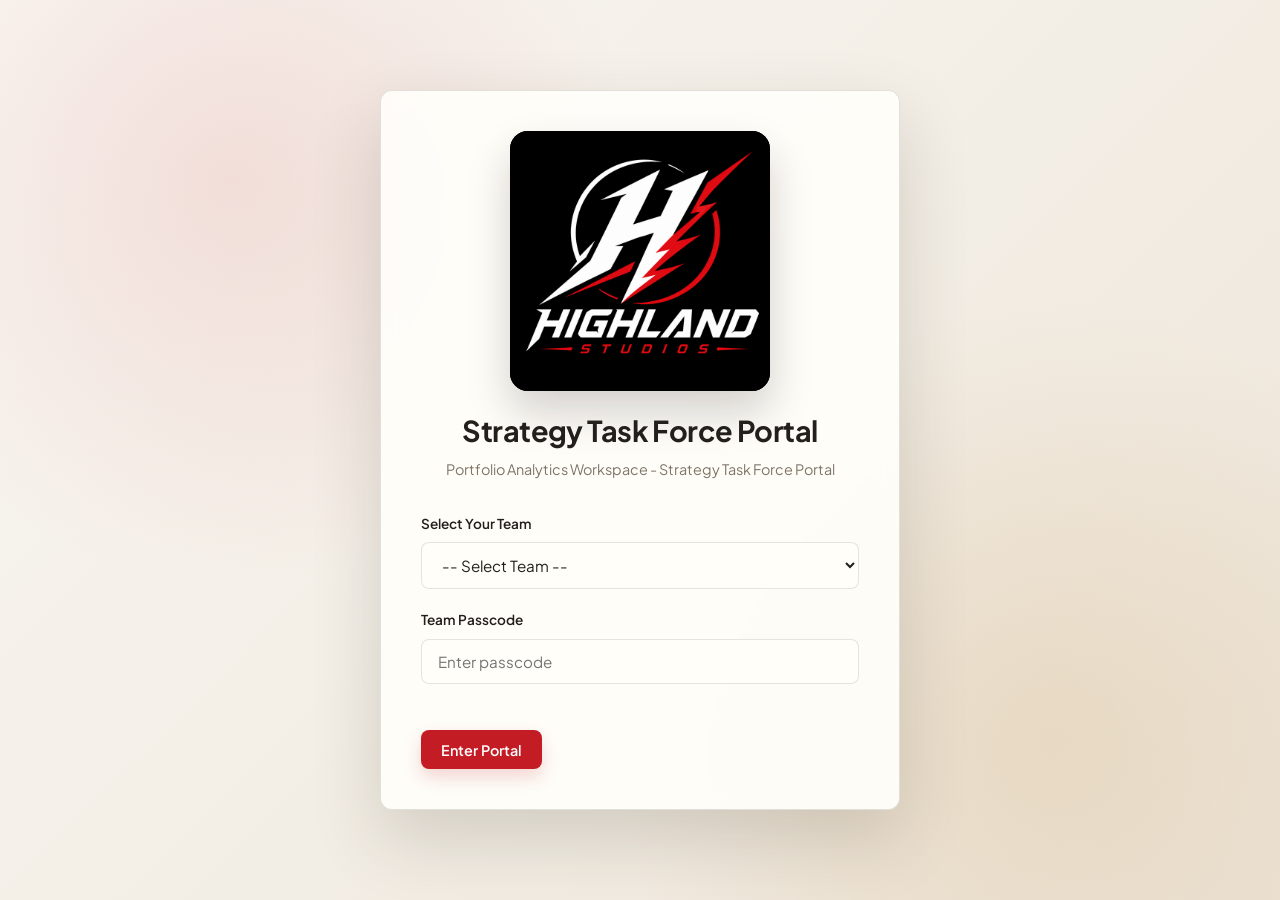
<file: index.html>
<!DOCTYPE html>
<html lang="en">
<head>
  <meta charset="UTF-8">
  <meta name="viewport" content="width=device-width, initial-scale=1.0">
  <title>Highland Studios | Strategy Portal & Analytics Workspace</title>
  <!-- Google Fonts for premium typography -->
  <link rel="preconnect" href="https://fonts.googleapis.com">
  <link rel="preconnect" href="https://fonts.gstatic.com" crossorigin>
  <link href="https://fonts.googleapis.com/css2?family=Plus+Jakarta+Sans:wght@300;400;500;600;700;800&family=JetBrains+Mono:wght@400;500;600&display=swap" rel="stylesheet">
  <link rel="stylesheet" href="style.css">
</head>
<body>

  <!-- Access Screen (Login Modal Overlay) -->
  <div id="login-overlay" class="login-overlay">
    <div class="login-box glass-panel">
      <header class="login-header">
        <img class="brand-logo login-brand-logo" src="assets/highland-studios-logo.png" alt="Highland Studios">
        <h1>Strategy Task Force Portal</h1>
        <p class="subtitle">Portfolio Analytics Workspace - Strategy Task Force Portal</p>
      </header>
      
      <form id="login-form" class="login-form">
        <div class="form-group">
          <label for="team-select">Select Your Team</label>
          <select id="team-select" required>
            <option value="" disabled selected>-- Select Team --</option>
            <option value="Team 1">Team 1</option>
            <option value="Team 2">Team 2</option>
            <option value="Team 3">Team 3</option>
            <option value="Team 4">Team 4</option>
            <option value="Team 5">Team 5</option>
            <option value="Team 6">Team 6</option>
            <option value="Team 7">Team 7</option>
            <option value="Team 8">Team 8</option>
            <option value="Team 9">Team 9</option>
            <option value="Team 10">Team 10</option>
            <option value="Admin">Admin</option>
          </select>
        </div>
        
        <div class="form-group">
          <label for="passcode-input">Team Passcode</label>
          <input type="text" id="passcode-input" autocomplete="current-password" placeholder="Enter passcode" required>
          <span class="error-message" id="login-error" aria-live="polite"></span>
        </div>
        
        <button type="submit" class="btn btn-primary">Enter Portal</button>
      </form>
      
    </div>
  </div>

  <!-- App Wrapper (Hidden until logged in) -->
  <div id="app-wrapper" class="app-wrapper hidden">
    
    <!-- Sidebar Navigation -->
    <aside class="sidebar-nav">
      <div class="sidebar-header">
        <img class="brand-logo sidebar-brand-logo" src="assets/highland-studios-logo.png" alt="Highland Studios">
        <div class="tag">Strategy Portal</div>
      </div>
      
      <div class="team-card glass-panel-accent">
        <div class="team-name" id="display-team-name">Team Name</div>
        <div class="budget-label">Available Analytics Budget:</div>
        <div class="budget-value" id="display-budget">£10,000</div>
      </div>

      <div class="admin-state-panel glass-panel-accent hidden" id="admin-state-panel" aria-label="Admin Team State Controls">
        <h3>Team State Controls</h3>
        <label for="admin-reset-team-select">Reset team workspace</label>
        <select id="admin-reset-team-select">
          <option value="">Select team</option>
        </select>
        <button type="button" class="btn btn-outline btn-sm btn-full" id="admin-reset-team-btn">Reset Selected Team</button>
        <p class="admin-reset-status" id="admin-reset-status" aria-live="polite"></p>
      </div>
      
      <nav aria-label="Main Navigation">
        <ul class="nav-list">
          <li>
            <button type="button" class="nav-item active" data-target="tab-briefing">
              <span class="icon">📋</span> Scenario Briefing
            </button>
          </li>
          <li>
            <button type="button" class="nav-item" data-target="tab-journey">
              <span class="icon">🛣️</span> Consumer Journey Map
            </button>
          </li>
          <li>
            <button type="button" class="nav-item" data-target="tab-slack">
              <span class="icon">💬</span> Internal Slack Board
            </button>
          </li>
          <li>
            <button type="button" class="nav-item" data-target="tab-macro">
              <span class="icon">🌐</span> Macro Environment
            </button>
          </li>
          <li>
            <button type="button" class="nav-item" data-target="tab-email">
              <span class="icon">📥</span> Email Inbox
              <span class="badge hidden" id="email-badge">0</span>
            </button>
          </li>
          <li>
            <button type="button" class="nav-item" data-target="tab-worksheet">
              <span class="icon">📝</span> Decision Worksheet
            </button>
          </li>
        </ul>
      </nav>
      
      <div class="sidebar-footer">
        <button type="button" class="btn btn-outline btn-sm logout-btn" id="logout-btn">Log Out</button>
      </div>
    </aside>

    <!-- Main Workspace Content -->
    <main class="main-content" id="main-content">
      
      <!-- Top header bar -->
      <header class="topbar">
        <h2 id="current-tab-title">Scenario Briefing</h2>
        <div class="topbar-actions">
          <div class="status-indicator">
            <span class="dot live"></span> Portal Active
          </div>
        </div>
      </header>

      <!-- Content Scroll Container -->
      <div class="content-scroll">
        
        <!-- Tab 1: Briefing -->
        <section id="tab-briefing" class="tab-pane active-pane">
          <div class="briefing-container">
            <div class="card glass-panel hero-card">
              <h1>Strategic Executive Mandate</h1>
              <p>Welcome, Strategy Task Force. Highland Studios is preparing to commit its resources to its next major development project. Game production is a multi-million-pound, long-term commitment taking 3 to 5 years. Instinct is not enough; you must leverage analytical evidence to justify the studio's project path.</p>
            </div>
            
            <div class="grid grid-2">
              <div class="card glass-panel">
                <h2>Our Capability & History</h2>
                <p>Highland Studios is historically recognized for two core strengths:</p>
                <ul>
                  <li><strong>Racing Simulation:</strong> Excellent track record, reliable sales performance, stable reviews, and highly competent internal physics engine development.</li>
                  <li><strong>Skateboarding:</strong> Recent critical and commercial success with <em>Streetline Skate</em>, showing exceptional ability in expressive motion, physics-driven styling, and community advocacy.</li>
                  <li><strong>Early Studio History:</strong> At the start of the studio's existence, Highland launched <em>LifeSpace</em>, a life simulation title released 15 years ago. The project remains part of the studio's archive and provides historical context for any discussion of returning to that category.</li>
                </ul>
              </div>
              
              <div class="card glass-panel">
                <h2>Task Force Goal</h2>
                <p>Your task force must inspect available data along the customer journey, analyze internal studio readiness, assess the competitive environment, and submit a final recommendation report.</p>
                <p>Use the portal to decide which evidence matters, which evidence is limited or biased, and how the available data should shape Highland Studios' next project commitment.</p>
                <div class="alert alert-info">
                  <strong>Deliverable:</strong> A clear project recommendation supported by specific analytics evidence and explicit discussion of data limitations.
                </div>
              </div>
            </div>

            <h2>Project Options to Evaluate</h2>
            <div class="options-grid">
              
              <div class="option-card glass-panel">
                <div class="option-header">
                  <h3>Option 1: Racing Sequel</h3>
                </div>
                <p class="option-desc">Create a follow-up to our highly rated motorsport titles. Utilizes proven physics systems and appeals to a reliable, built-in audience.</p>
              </div>

              <div class="option-card glass-panel">
                <div class="option-header">
                  <h3>Option 2: Skateboarding Sequel</h3>
                </div>
                <p class="option-desc">A direct sequel to <em>Streetline Skate</em>, capitalizing on community excitement, expressive customization, and skateboarding culture.</p>
              </div>

              <div class="option-card glass-panel">
                <div class="option-header">
                  <h3>Option 3: Open-World Street Sports Game</h3>
                </div>
                <p class="option-desc">Expand skateboarding physics to parkour, biking, and street culture. Focuses on social multiplayer spaces and streaming popularity.</p>
              </div>

              <div class="option-card glass-panel">
                <div class="option-header">
                  <h3>Option 4: Life Simulation Reboot</h3>
                </div>
                <p class="option-desc">A complete reimagining of the life simulation genre. Massive commercial potential, with an opportunity to build the studio's capacity in a different genre.</p>
              </div>

              <div class="option-card glass-panel">
                <div class="option-header">
                  <h3>Option 6: Motorsport Management & Lifestyle</h3>
                </div>
                <p class="option-desc">A tactical management game merging racing metrics with lifestyle elements, driver relationships, and custom team sponsorships.</p>
              </div>

            </div>
          </div>
        </section>

        <!-- Tab 2: Journey Map -->
        <section id="tab-journey" class="tab-pane">
          <div class="journey-container">
            <header class="tab-header">
              <h1>Interactive Consumer Journey Map</h1>
              <p>Analyze how players discover, evaluate, purchase, and engage with game categories. Click on each journey stage to explore available data sources, check their format, cost, and availability, and inspect the datasets.</p>
            </header>

            <!-- Horizontal Journey Timeline -->
            <div class="journey-timeline-wrapper">
              <div class="journey-timeline" role="listbox" aria-label="Consumer Journey Stages">
                
                <button type="button" class="journey-node active" data-stage="1" role="option" aria-selected="true">
                  <span class="node-number">1</span>
                  <span class="node-name">Needs Recognition</span>
                </button>
                
                <button type="button" class="journey-node" data-stage="2" role="option" aria-selected="false">
                  <span class="node-number">2</span>
                  <span class="node-name">Search for Info</span>
                </button>
                
                <button type="button" class="journey-node" data-stage="3" role="option" aria-selected="false">
                  <span class="node-number">3</span>
                  <span class="node-name">Pre-Purchase Eval</span>
                </button>
                
                <button type="button" class="journey-node" data-stage="4" role="option" aria-selected="false">
                  <span class="node-number">4</span>
                  <span class="node-name">Purchase</span>
                </button>
                
                <button type="button" class="journey-node" data-stage="5" role="option" aria-selected="false">
                  <span class="node-number">5</span>
                  <span class="node-name">Consumption</span>
                </button>
                
                <button type="button" class="journey-node" data-stage="6" role="option" aria-selected="false">
                  <span class="node-number">6</span>
                  <span class="node-name">Post-Purchase Eval</span>
                </button>
                
                <button type="button" class="journey-node" data-stage="7" role="option" aria-selected="false">
                  <span class="node-number">7</span>
                  <span class="node-name">Advocacy & Comm</span>
                </button>
                
              </div>
            </div>

            <!-- Stage Description Card -->
            <div class="stage-info-card glass-panel" id="stage-info-display">
              <h2 id="stage-title">Needs Recognition</h2>
              <p id="stage-description">Early signals that players are feeling an unmet interest, general genre category demand, or growing curiosity before they actively research a specific title.</p>
            </div>

            <!-- Data Sources Grid -->
            <h2>Available Data Sources at this Stage</h2>
            <div class="data-sources-grid" id="data-sources-grid">
              <!-- Dynamically populated cards -->
            </div>
            
          </div>
        </section>

        <!-- Tab 3: Slack Board -->
        <section id="tab-slack" class="tab-pane">
          <div class="slack-container">
            <header class="tab-header">
              <h1>Internal Studio Communications</h1>
              <p>Review the logs of the Highland Studios team. Studio readiness, engineering morale, and production capabilities contain critical details that complicate market demand.</p>
            </header>

            <div class="slack-workspace glass-panel">
              <!-- Slack channels panel -->
              <aside class="slack-sidebar" aria-label="Slack Channels">
                <h3># Channels</h3>
                <nav>
                  <ul>
                    <li><button type="button" class="slack-channel-btn active" data-channel="general"># general</button></li>
                    <li><button type="button" class="slack-channel-btn" data-channel="dev-team"># dev-team</button></li>
                    <li><button type="button" class="slack-channel-btn" data-channel="marketing"># marketing</button></li>
                    <li><button type="button" class="slack-channel-btn" data-channel="executive"># executive</button></li>
                  </ul>
                </nav>
                
                <div class="sentiment-button-wrapper">
                  <button type="button" class="btn btn-outline btn-sm btn-full" id="download-slack-btn">Download Slack Archive</button>
                  <button type="button" class="btn btn-primary btn-sm btn-full" id="analyze-slack-btn">Analyse Internal Sentiment</button>
                </div>
              </aside>

              <!-- Slack Messages display -->
              <main class="slack-chat-area" aria-label="Slack Messages">
                <div class="slack-message-feed" id="slack-message-feed">
                  <!-- Dynamically populated slack messages -->
                </div>
              </main>
            </div>
            
            <!-- Dynamic Sentiment Analysis Dashboard (Hidden by default, shown when button clicked) -->
            <div id="sentiment-analysis-dashboard" class="sentiment-dashboard-panel glass-panel hidden">
              <div class="sentiment-dashboard-header">
                <h2>Diagnostic Report: Studio Readiness & Core Sentiment</h2>
                <button type="button" class="btn-close" id="close-sentiment-btn" aria-label="Close dashboard">&times;</button>
              </div>
              
              <div class="grid grid-2">
                <div class="sentiment-card">
                  <h3>Developer Confidence & Anxiety by Genre</h3>
                  <div class="bar-chart-container">
                    <div class="chart-row">
                      <span class="row-label">Racing</span>
                      <div class="chart-bar-wrapper">
                        <div class="bar bar-confidence" style="width: 85%" title="Confidence: 85%"></div>
                        <div class="bar bar-anxiety" style="width: 15%" title="Anxiety: 15%"></div>
                      </div>
                      <span class="row-value">85% vs 15%</span>
                    </div>
                    <div class="chart-row">
                      <span class="row-label">Skateboarding</span>
                      <div class="chart-bar-wrapper">
                        <div class="bar bar-confidence" style="width: 90%" title="Confidence: 90%"></div>
                        <div class="bar bar-anxiety" style="width: 10%" title="Anxiety: 10%"></div>
                      </div>
                      <span class="row-value">90% vs 10%</span>
                    </div>
                    <div class="chart-row">
                      <span class="row-label">Life Simulation</span>
                      <div class="chart-bar-wrapper">
                        <div class="bar bar-confidence" style="width: 25%" title="Confidence: 25%"></div>
                        <div class="bar bar-anxiety" style="width: 75%" title="Anxiety: 75%"></div>
                      </div>
                      <span class="row-value">25% vs 75%</span>
                    </div>
                    <div class="chart-row">
                      <span class="row-label">Street Sports</span>
                      <div class="chart-bar-wrapper">
                        <div class="bar bar-confidence" style="width: 70%" title="Confidence: 70%"></div>
                        <div class="bar bar-anxiety" style="width: 30%" title="Anxiety: 30%"></div>
                      </div>
                      <span class="row-value">70% vs 30%</span>
                    </div>
                  </div>
                  <div class="chart-legend">
                    <span class="legend-item"><span class="legend-dot color-confidence"></span> Confidence</span>
                    <span class="legend-item"><span class="legend-dot color-anxiety"></span> Anxiety</span>
                  </div>
                </div>

                <div class="sentiment-card">
                  <h3>Technical Risk & Brand Fit Index</h3>
                  <div class="radar-indicators">
                    <div class="metric-gauge">
                      <svg class="radial-svg" viewBox="0 0 100 100">
                        <circle cx="50" cy="50" r="40" class="gauge-bg"></circle>
                        <circle cx="50" cy="50" r="40" class="gauge-fill color-danger" stroke-dasharray="251" stroke-dashoffset="50"></circle>
                        <text x="50" y="55" class="gauge-text font-bold">80%</text>
                      </svg>
                      <span class="gauge-label">Life Sim Tech Risk</span>
                    </div>
                    <div class="metric-gauge">
                      <svg class="radial-svg" viewBox="0 0 100 100">
                        <circle cx="50" cy="50" r="40" class="gauge-bg"></circle>
                        <circle cx="50" cy="50" r="40" class="gauge-fill color-success" stroke-dasharray="251" stroke-dashoffset="38"></circle>
                        <text x="50" y="55" class="gauge-text font-bold">85%</text>
                      </svg>
                      <span class="gauge-label">Skate Brand Fit</span>
                    </div>
                    <div class="metric-gauge">
                      <svg class="radial-svg" viewBox="0 0 100 100">
                        <circle cx="50" cy="50" r="40" class="gauge-bg"></circle>
                        <circle cx="50" cy="50" r="40" class="gauge-fill color-warning" stroke-dasharray="251" stroke-dashoffset="100"></circle>
                        <text x="50" y="55" class="gauge-text font-bold">60%</text>
                      </svg>
                      <span class="gauge-label">Street Sports Fit</span>
                    </div>
                  </div>
                </div>
              </div>
              
              <div class="sentiment-insights-box">
                <h4>Sentiment Analytical Insight:</h4>
                <p>While executive interest is drawn toward the high commercial potential of a Life Simulation project, developer survey logs demonstrate anxiety around technical infrastructure. Conversely, a Skateboarding sequel displays maximum team morale and brand alignment, though there are concerns regarding the market size. The Open-World Street Sports option aligns with the team's creative desire to expand movement-based play into a broader social space.</p>
              </div>
            </div>

          </div>
        </section>

        <!-- Tab 4: Macro Environment -->
        <section id="tab-macro" class="tab-pane">
          <div class="macro-container">
            <header class="tab-header">
              <h1>Macro Environment and Industry Context</h1>
              <p>Explore broader gaming trends, competitor activities, production economics, and platforms. These reports provide context on structural pressures affecting the whole market.</p>
            </header>

            <div class="macro-layout">
              <!-- Report Tabs left -->
              <nav class="macro-nav" aria-label="Macro Reports">
                <ul>
                  <li><button type="button" class="macro-tab-btn active" data-report="macro-general">General Macroeconomic Report</button></li>
                  <li><button type="button" class="macro-tab-btn" data-report="macro-trends">Games Industry Trends</button></li>
                  <li><button type="button" class="macro-tab-btn" data-report="macro-consumer">Consumer Spending & Platforms</button></li>
                  <li><button type="button" class="macro-tab-btn" data-report="macro-production">Technology & Production Costs</button></li>
                  <li><button type="button" class="macro-tab-btn" data-report="macro-competitors">Competitor Pipeline</button></li>
                </ul>
              </nav>

              <!-- Report content panel right -->
              <div class="macro-report-panel">
                <div class="macro-report-actions glass-panel">
                  <div>
                    <strong id="macro-report-action-title">General Macroeconomic Report</strong>
                    <span>Download the current market intelligence brief as a PDF.</span>
                  </div>
                  <button type="button" class="btn btn-primary btn-sm" id="macro-download-pdf-btn">Download PDF</button>
                </div>
                <article class="macro-report-view glass-panel" id="macro-report-content">
                  <!-- Dynamically populated report text -->
                </article>
              </div>
            </div>
          </div>
        </section>

        <!-- Tab 5: Email Inbox -->
        <section id="tab-email" class="tab-pane">
          <div class="email-container">
            <header class="tab-header">
              <h1>Simulated Communications Inbox</h1>
              <p>Review requested datasets, platform partnership decisions, parent company responses, and data request results. Checked/approved files will appear here when they are ready.</p>
            </header>

            <div class="email-layout glass-panel">
              <!-- Email list panel -->
              <aside class="email-list-panel" aria-label="Email List">
                <ul class="email-list" id="email-list-container">
                  <!-- Dynamically populated email list -->
                </ul>
              </aside>

              <!-- Email view panel -->
              <main class="email-view-panel" id="email-view-container" aria-label="Email Content">
                <div class="email-empty-state">
                  <div class="large-icon">✉️</div>
                  <p>Select an email from the left pane to view its content and attachments.</p>
                </div>
              </main>
            </div>
          </div>
        </section>

        <!-- Tab 6: Worksheet -->
        <section id="tab-worksheet" class="tab-pane">
          <div class="worksheet-container">
            <header class="tab-header">
              <h1>Strategic Recommendation Worksheet</h1>
              <p>Formulate and submit your team's recommendation. Your answers should justify your choice using specific analytical evidence and map out your analytical categories.</p>
            </header>

            <!-- Interactive Forecast Scenario Explorer -->
            <div class="card glass-panel" style="margin-bottom: 2rem;" id="forecast-explorer-panel">
              <h2>Interactive Forecast Scenario Explorer</h2>
              <p>Select a proposed project direction and adjust the market environment scenario to see estimated production metrics, projected sales, and financial risk profiles.</p>
              
              <div class="grid grid-2" style="margin-top: 1rem;">
                <div class="form-group" style="margin-bottom: 0;">
                  <label for="forecast-project-select">Select Project Direction</label>
                  <select id="forecast-project-select">
                    <option value="racing">Option 1: Racing Sequel</option>
                    <option value="skate">Option 2: Skateboarding Sequel</option>
                    <option value="openworld">Option 3: Open-World Street Sports Game</option>
                    <option value="lifesim">Option 4: Life Simulation Reboot</option>
                    <option value="motorsport">Option 6: Motorsport Management & Lifestyle</option>
                  </select>
                </div>
                
                <div class="form-group" style="margin-bottom: 0;">
                  <label>Market Environment Scenario</label>
                  <div class="scenario-tabs" style="border-bottom: none; padding-bottom: 0;" role="group" aria-label="Scenario Multiplier Selection">
                    <button type="button" class="scenario-tab-btn" data-multiplier="pessimistic">Pessimistic</button>
                    <button type="button" class="scenario-tab-btn active" data-multiplier="moderate">Moderate</button>
                    <button type="button" class="scenario-tab-btn" data-multiplier="optimistic">Optimistic</button>
                  </div>
                </div>
              </div>
              
              <div class="forecast-results-grid" style="margin-top: 1.5rem;">
                <div class="forecast-metric-card">
                  <span class="f-label">Development Cost</span>
                  <span class="f-val" id="fc-cost">£13.5M</span>
                </div>
                <div class="forecast-metric-card">
                  <span class="f-label">Development Time</span>
                  <span class="f-val" id="fc-time">3 Years</span>
                </div>
                <div class="forecast-metric-card upside">
                  <span class="f-label">Projected Sales (Yr 1)</span>
                  <span class="f-val" id="fc-sales">£45M</span>
                </div>
                <div class="forecast-metric-card upside">
                  <span class="f-label">Long-Tail Potential</span>
                  <span class="f-val" id="fc-tail">Low</span>
                </div>
                <div class="forecast-metric-card downside">
                  <span class="f-label">Risk Profile</span>
                  <span class="f-val" id="fc-risk">Low</span>
                </div>
              </div>
            </div>

            <form id="worksheet-form" class="worksheet-form glass-panel">
              <fieldset>
                <legend>Recommendation Parameters & Identification</legend>
                <div class="grid grid-2">
                  <div class="form-group">
                    <label for="ws-team-display">Team Name</label>
                    <input type="text" id="ws-team-display" readonly>
                  </div>
                  <div class="form-group">
                    <label for="ws-budget-display">Budget Spent</label>
                    <input type="text" id="ws-budget-display" readonly>
                  </div>
                </div>
              </fieldset>

              <fieldset>
                <legend>Strategic Decision</legend>
                <div class="form-group">
                  <label for="ws-project-choice">1. What project should Highland Studios develop next?</label>
                  <select id="ws-project-choice" required>
                    <option value="" disabled selected>-- Select a Strategic Option --</option>
                    <option value="Option 1: Racing Sequel">Option 1: Racing Sequel</option>
                    <option value="Option 2: Skateboarding Sequel">Option 2: Skateboarding Sequel</option>
                    <option value="Option 3: Open-World Street Sports Game">Option 3: Open-World Street Sports Game</option>
                    <option value="Option 4: Life Simulation Reboot">Option 4: Life Simulation Reboot</option>
                    <option value="Option 6: Motorsport Management & Lifestyle Game">Option 6: Motorsport Management & Lifestyle Game</option>
                  </select>
                </div>

                <div class="form-group">
                  <label for="ws-evidence">2. What evidence supports this recommendation? (Cite specific search, sales, community, or financial metrics)</label>
                  <textarea id="ws-evidence" rows="4" placeholder="Provide details from your research..." required></textarea>
                </div>
              </fieldset>

              <fieldset>
                <legend>Analytics Classification & Journey Mapping</legend>
                <div class="form-group">
                  <label for="ws-analytics-type">3. What primary type of analytics did this business question require? (Choose all that apply)</label>
                  <div class="checkbox-group">
                    <label class="checkbox-label" for="analytics-desc">
                      <input type="checkbox" id="analytics-desc" value="Descriptive">
                      <span><strong>Descriptive Analytics</strong> (What is the market interested in right now?)</span>
                    </label>
                    <label class="checkbox-label" for="analytics-diag">
                      <input type="checkbox" id="analytics-diag" value="Diagnostic">
                      <span><strong>Diagnostic / Explanatory Analytics</strong> (Why did the previous project fail?)</span>
                    </label>
                    <label class="checkbox-label" for="analytics-pred">
                      <input type="checkbox" id="analytics-pred" value="Predictive">
                      <span><strong>Predictive Analytics</strong> (What trends will yield the highest returns in 3-5 years?)</span>
                    </label>
                    <label class="checkbox-label" for="analytics-pres">
                      <input type="checkbox" id="analytics-pres" value="Prescriptive">
                      <span><strong>Prescriptive Analytics</strong> (How should we allocate resources to minimize risk?)</span>
                    </label>
                  </div>
                </div>

                <div class="form-group">
                  <label for="ws-journey-stages">4. Which customer journey stages contained the most valuable evidence for your decision? (Choose all that apply)</label>
                  <div class="checkbox-group">
                    <label class="checkbox-label" for="stage-1">
                      <input type="checkbox" id="stage-1" value="Needs Recognition">
                      <span>Needs Recognition (Search trends, social listening)</span>
                    </label>
                    <label class="checkbox-label" for="stage-2">
                      <input type="checkbox" id="stage-2" value="Search for Information">
                      <span>Search for Information (Website clicks, video views)</span>
                    </label>
                    <label class="checkbox-label" for="stage-3">
                      <input type="checkbox" id="stage-3" value="Pre-Purchase Evaluation">
                      <span>Pre-Purchase Evaluation of Alternatives (Competitor databases, wishlists)</span>
                    </label>
                    <label class="checkbox-label" for="stage-4">
                      <input type="checkbox" id="stage-4" value="Purchase">
                      <span>Purchase (Historical sales files, store pricing benchmarks)</span>
                    </label>
                    <label class="checkbox-label" for="stage-5">
                      <input type="checkbox" id="stage-5" value="Consumption">
                      <span>Consumption (Gameplay telemetry log files, bug counts)</span>
                    </label>
                    <label class="checkbox-label" for="stage-6">
                      <input type="checkbox" id="stage-6" value="Post-Purchase Evaluation">
                      <span>Post-Purchase Evaluation (Store review sentiment, refund rates)</span>
                    </label>
                    <label class="checkbox-label" for="stage-7">
                      <input type="checkbox" id="stage-7" value="Advocacy & Community">
                      <span>Advocacy & Community Continuation (Discord streams, surveys)</span>
                    </label>
                  </div>
                </div>
              </fieldset>

              <fieldset>
                <legend>Risk & Data Limitations</legend>
                <div class="form-group">
                  <label for="ws-limitations">5. What evidence was missing, delayed, too expensive, or unavailable? How did that constrain your choice?</label>
                  <textarea id="ws-limitations" rows="3" placeholder="Cite emails, delays, or blocked datasets..." required></textarea>
                </div>

                <div class="form-group">
                  <label for="ws-risks">6. What are the main risks associated with your chosen project path? (e.g. execution risk, market saturation)</label>
                  <textarea id="ws-risks" rows="3" placeholder="Discuss capabilities, tech risk, and competitor moves..." required></textarea>
                </div>

                <div class="form-group">
                  <label for="ws-future">7. What additional data would you recommend collecting or commissioning before final project sign-off?</label>
                  <textarea id="ws-future" rows="3" placeholder="What studies or validation should occur next?" required></textarea>
                </div>
              </fieldset>

              <div class="form-actions">
                <button type="submit" class="btn btn-primary" id="save-ws-btn">Save Progress</button>
                <button type="button" class="btn btn-outline" id="print-ws-btn">Print / Export Recommendation Report (PDF)</button>
              </div>
            </form>
          </div>
        </section>
        
      </div>
    </main>
  </div>

  <!-- Custom Dialog Overlay (Native Modal) -->
  <dialog id="data-modal" class="data-modal glass-panel">
    <div class="modal-wrapper">
      <header class="modal-header">
        <h2 id="modal-data-name">Data Source</h2>
        <button type="button" class="btn-close" id="modal-close-btn" aria-label="Close dialog">&times;</button>
      </header>
      
      <div class="modal-body">
        
        <!-- Metadata Sidebar -->
        <aside class="modal-meta-sidebar" aria-label="Metadata">
          <div class="meta-item">
            <span class="meta-label">Journey Stage:</span>
            <span id="modal-meta-stage" class="meta-val">Needs Recognition</span>
          </div>
          <div class="meta-item">
            <span class="meta-label">Format:</span>
            <span id="modal-meta-format" class="meta-val">Structured CSV</span>
          </div>
          <div class="meta-item">
            <span class="meta-label">Owner:</span>
            <span id="modal-meta-owner" class="meta-val">Internal Analytics</span>
          </div>
          <div class="meta-item">
            <span class="meta-label">Refresh Rate:</span>
            <span id="modal-meta-refresh" class="meta-val">Real-time</span>
          </div>
          <div class="meta-item">
            <span class="meta-label">Availability:</span>
            <span id="modal-meta-avail" class="meta-val">Immediate</span>
          </div>
          <div class="meta-item">
            <span class="meta-label">Cost / Delay:</span>
            <span id="modal-meta-cost" class="meta-val">Free / Instant</span>
          </div>
          <div class="meta-item">
            <span class="meta-label">Analytical Use:</span>
            <span id="modal-meta-use" class="meta-val">Descriptive</span>
          </div>
        </aside>
        
        <!-- Main Details Content Area -->
        <main class="modal-main-content">
          <section class="description-section">
            <h3>Description</h3>
            <p id="modal-description">Detailed description of this specific data type.</p>
          </section>
          
          <section class="limitations-section">
            <h3>Limitations</h3>
            <p id="modal-limitations">Important constraints, bias warnings, or format concerns for this source.</p>
          </section>
          
          <section class="interactive-workspace" id="modal-workspace">
            <h3>Workspace Interactive Area</h3>
            <div id="modal-workspace-actions">
              <!-- Dynamically rendered action buttons / alerts / forms -->
            </div>
            <div id="modal-workspace-viewer" class="workspace-viewer hidden">
              <!-- Dynamically rendered custom charts or details -->
            </div>
          </section>
        </main>
        
      </div>
    </div>
  </dialog>

  <dialog id="slack-permission-modal" class="slack-permission-modal glass-panel">
    <div class="slack-permission-wrapper">
      <header class="modal-header">
        <h2>Slack Archive Download</h2>
        <button type="button" class="btn-close" id="slack-permission-close-btn" aria-label="Close dialog">&times;</button>
      </header>
      <div class="slack-permission-body" id="slack-permission-body">
        <!-- Dynamically rendered permission state -->
      </div>
    </div>
  </dialog>

  <!-- Script files -->
  <script src="app.js"></script>
</body>
</html>
</file>
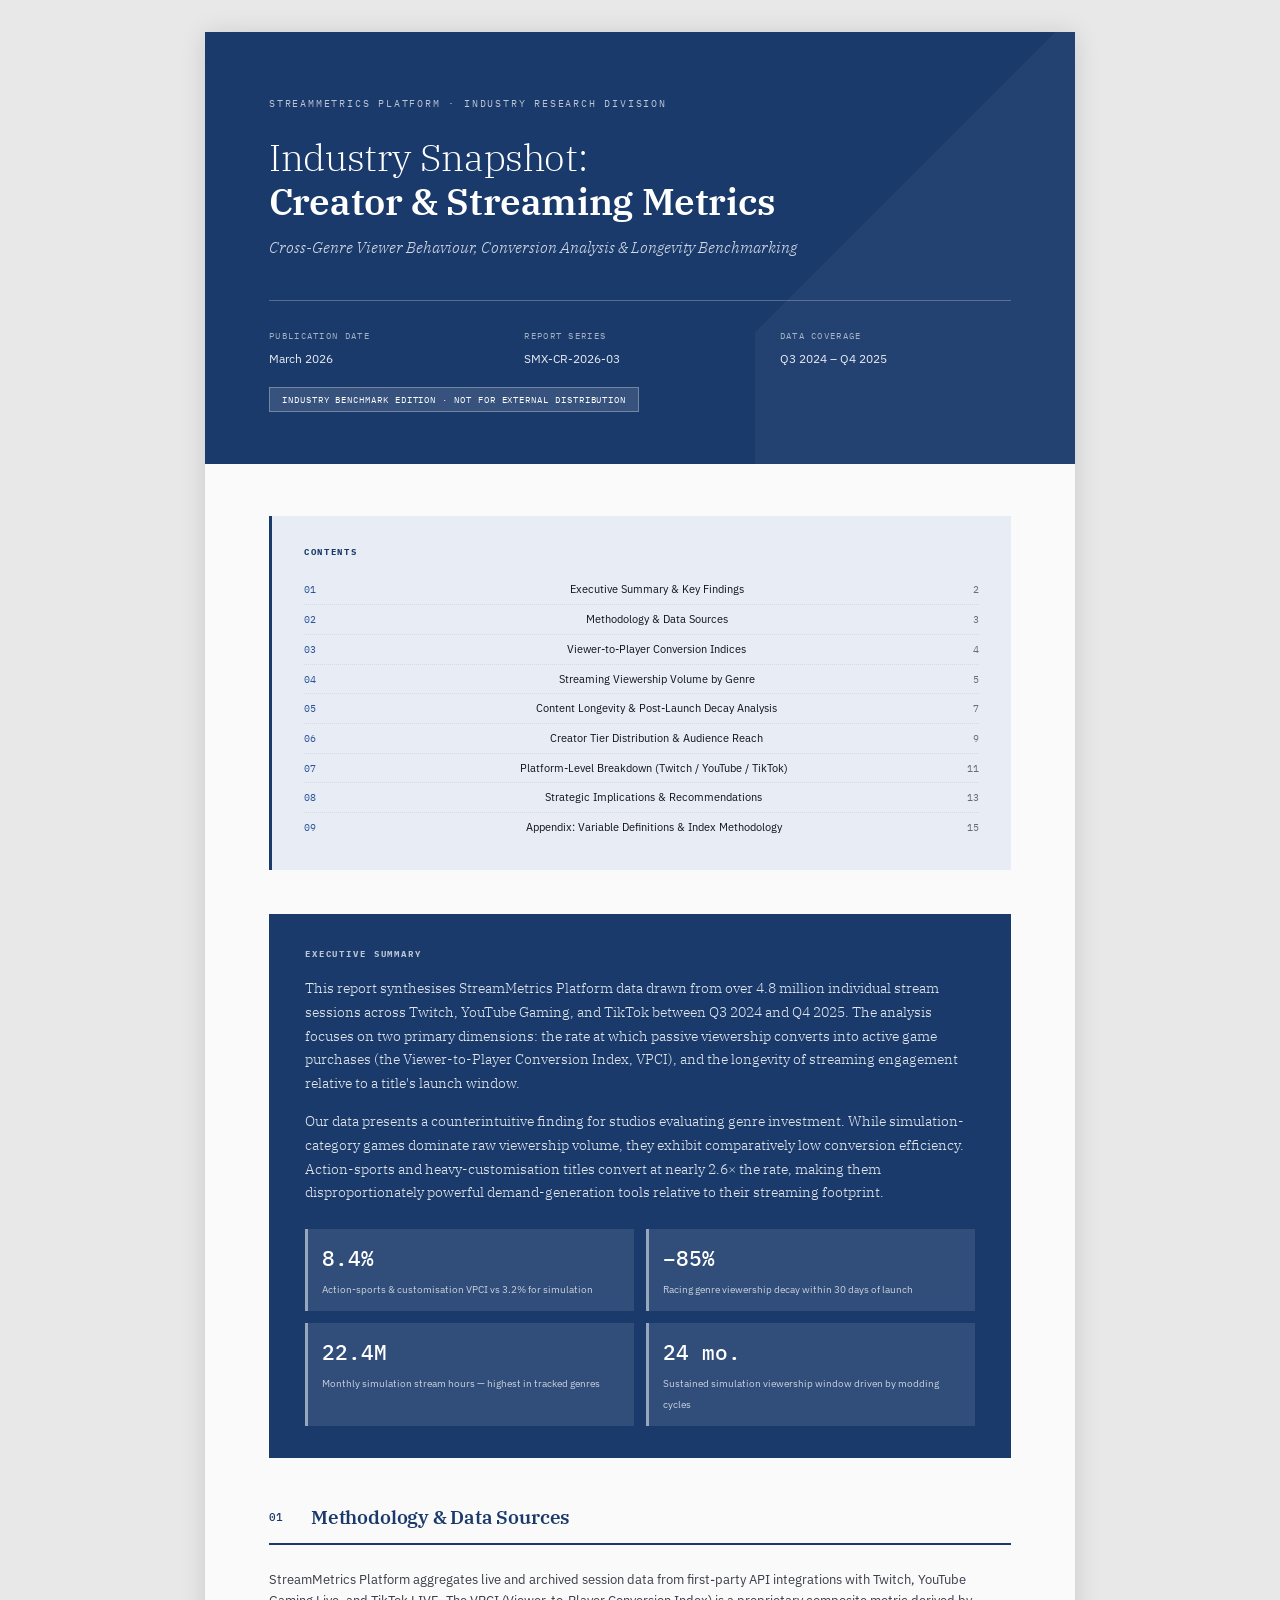
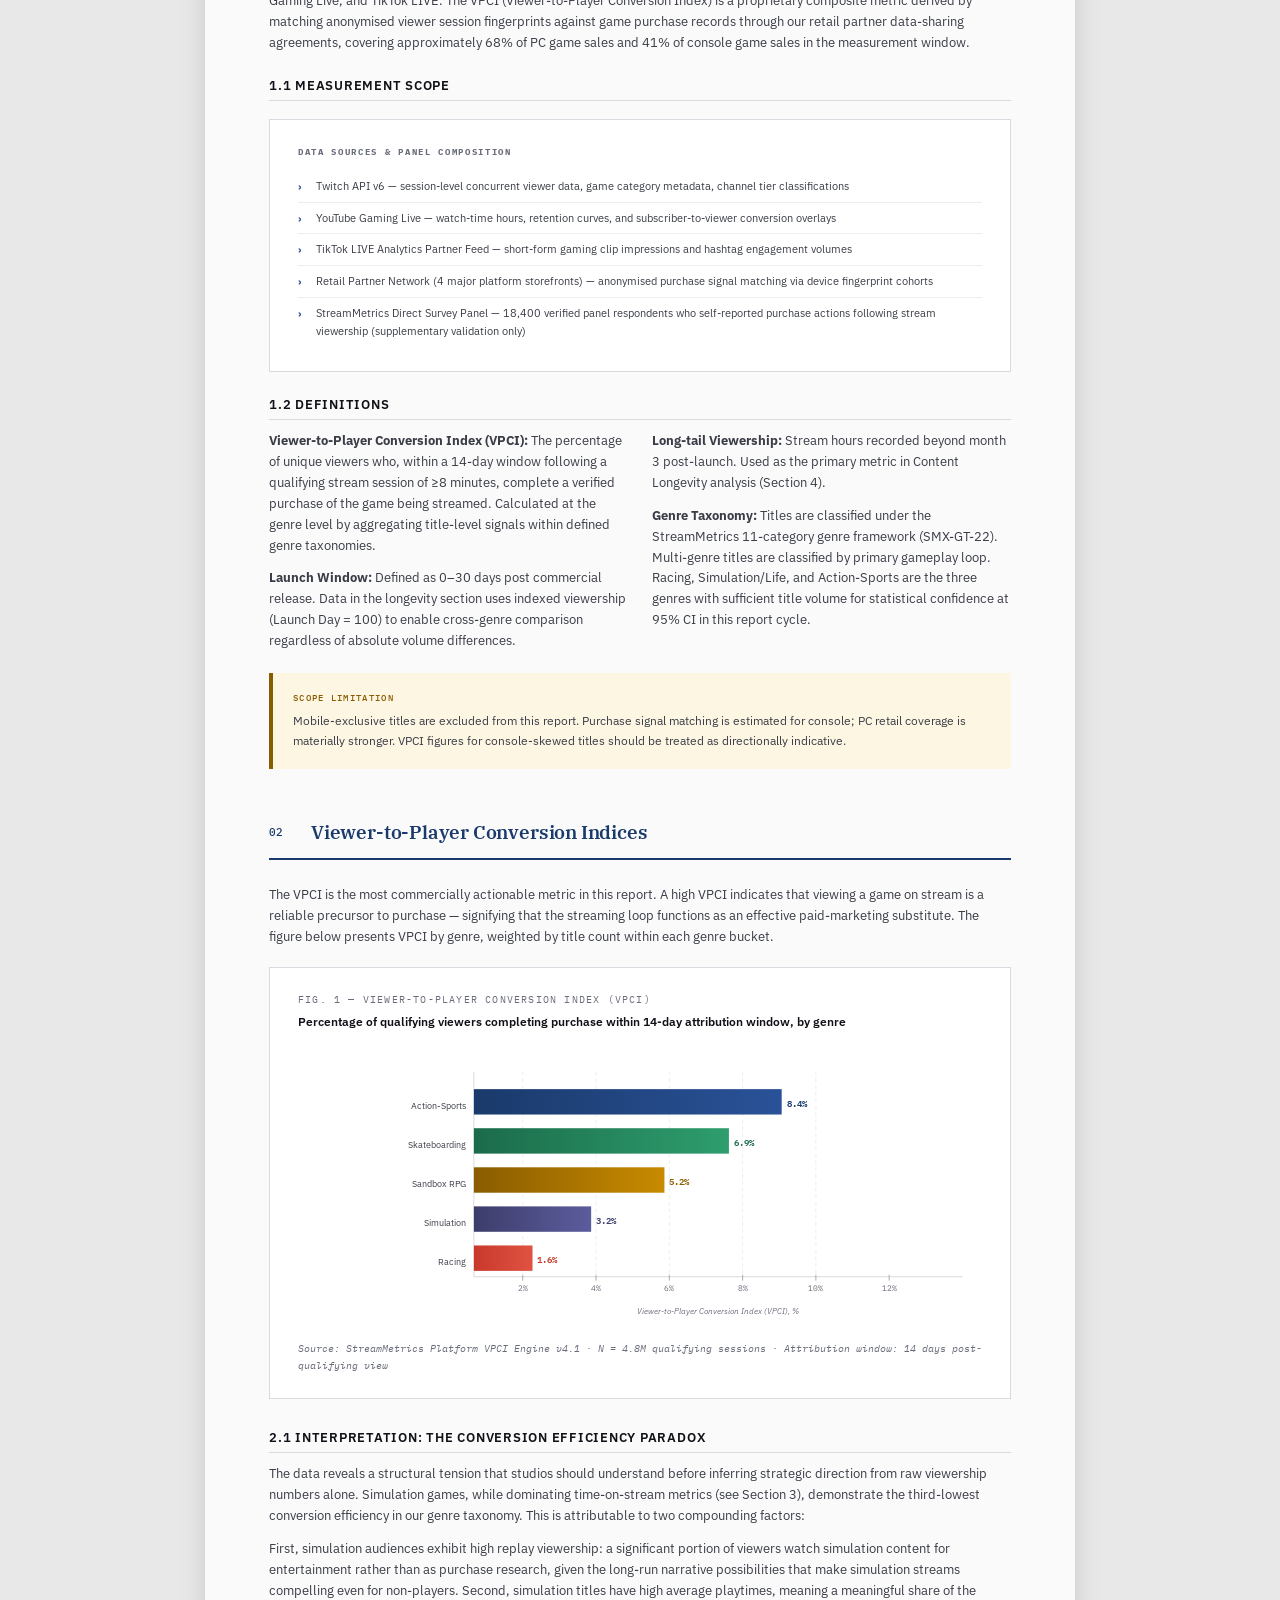
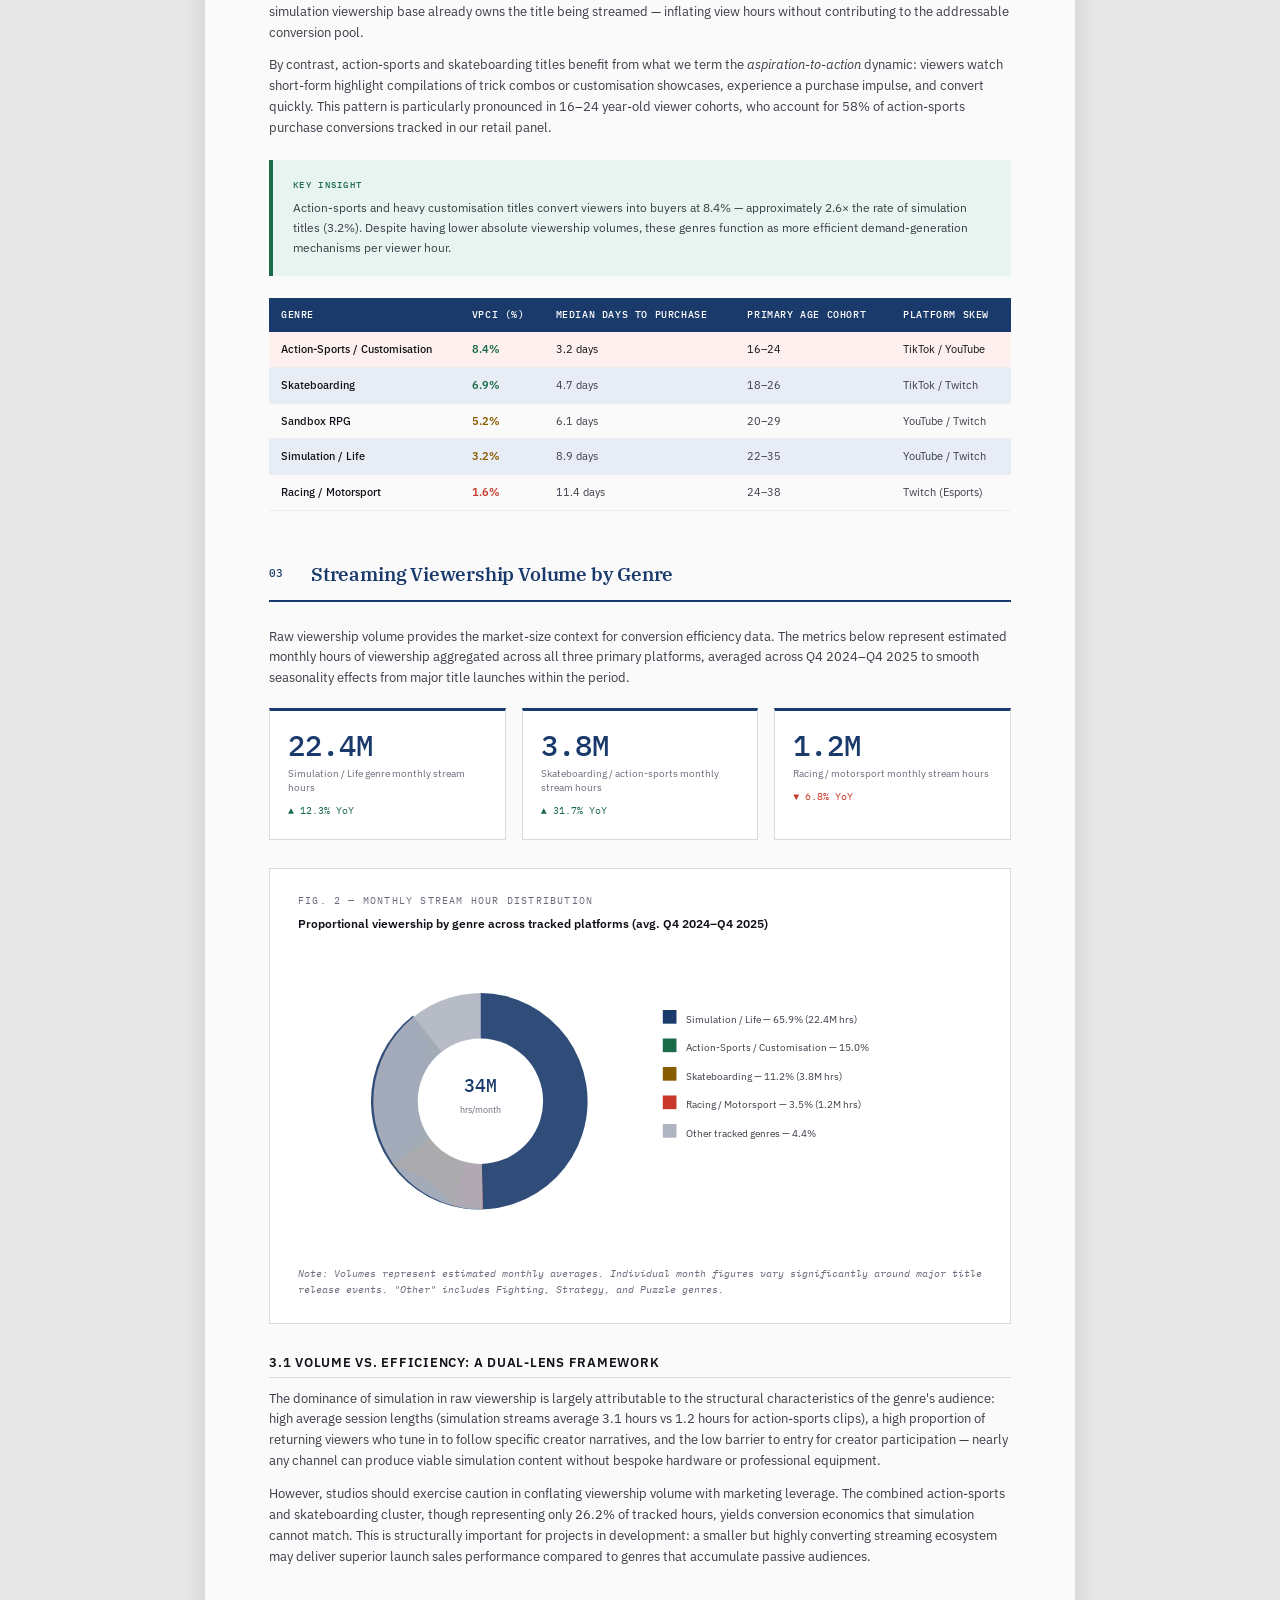
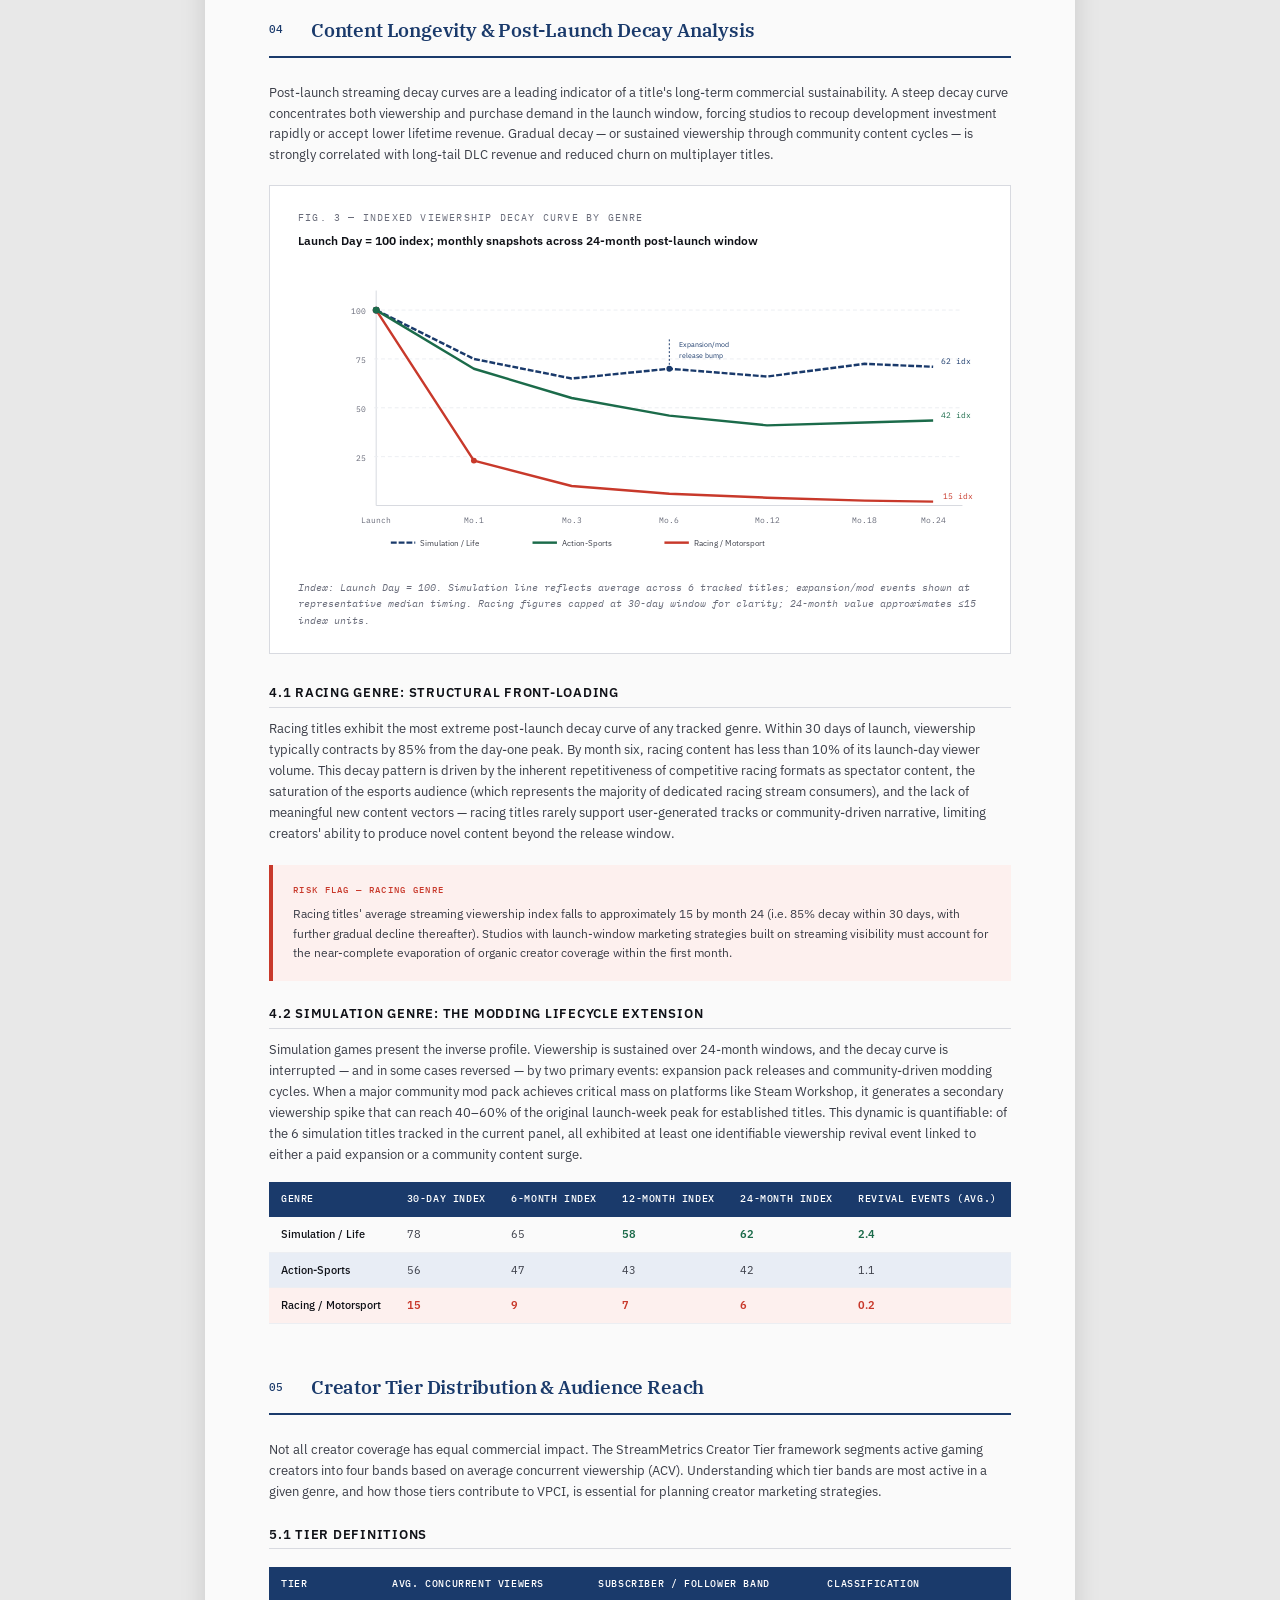
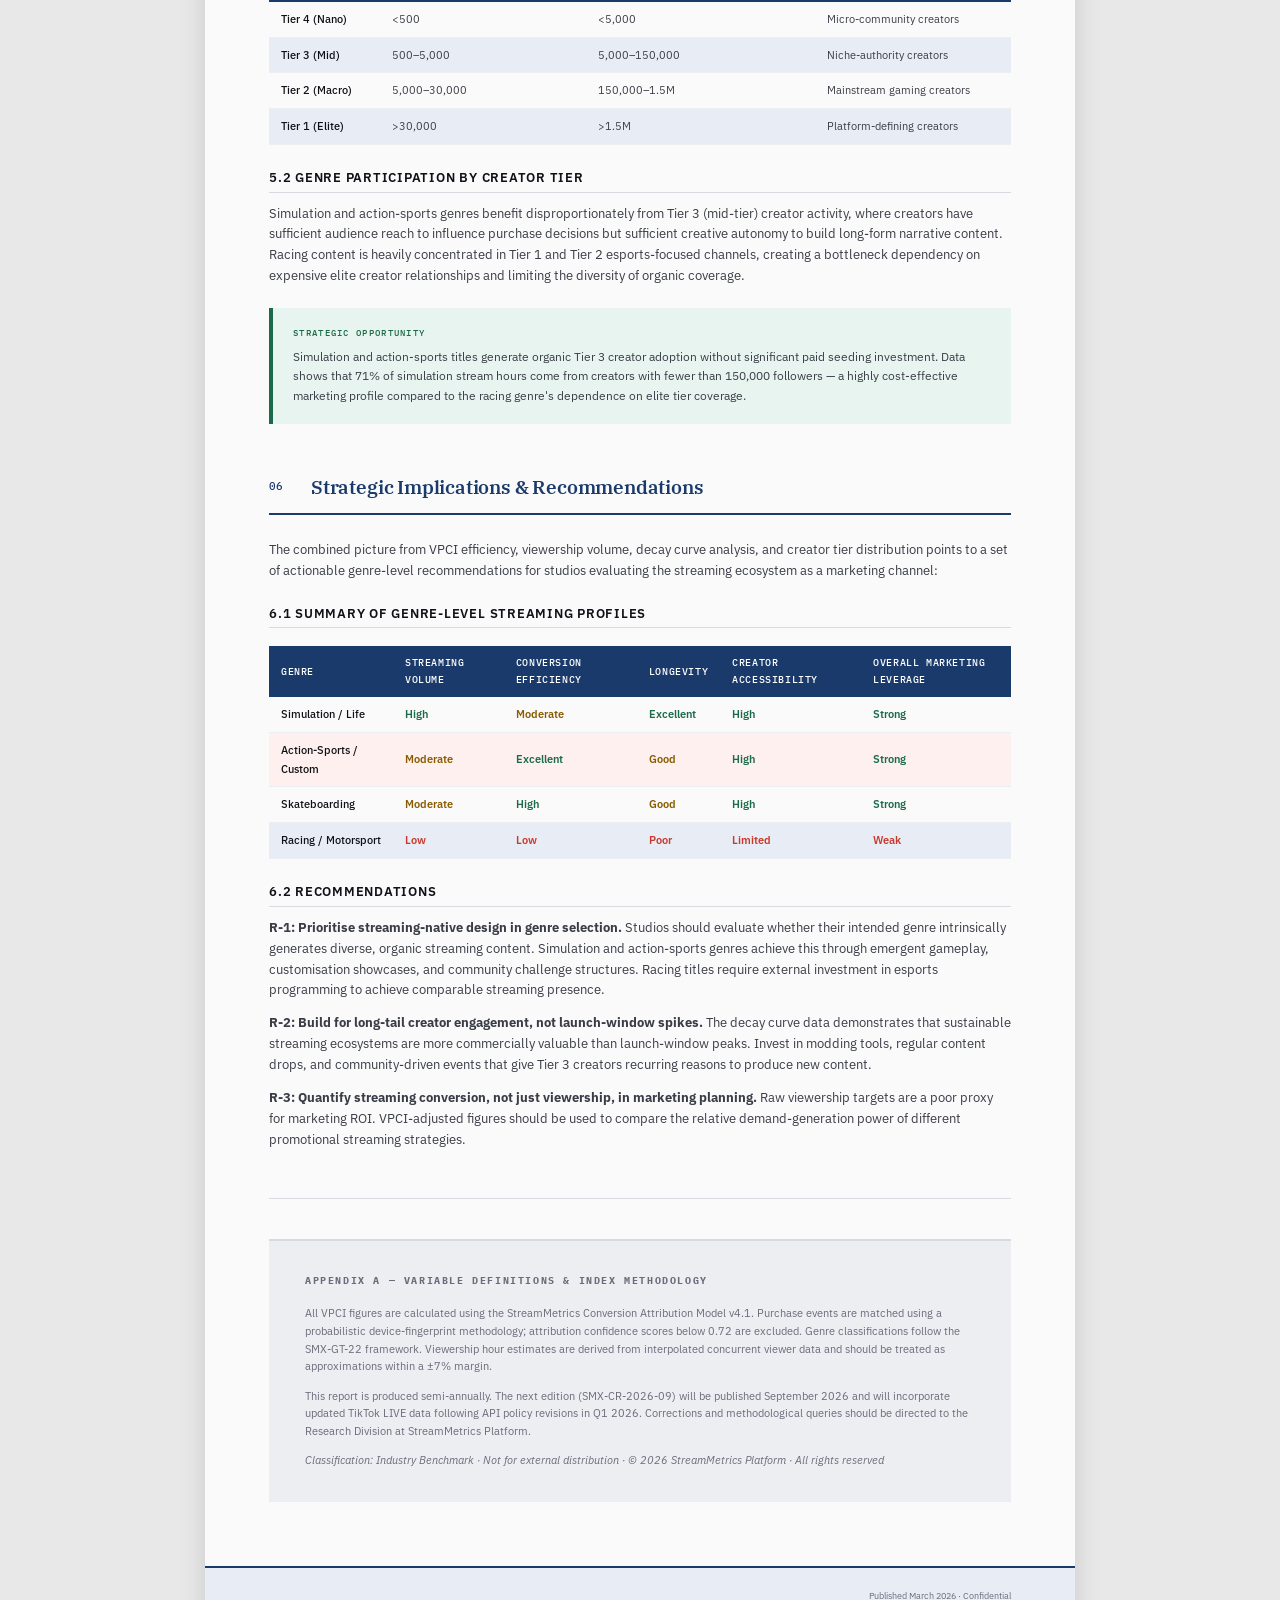
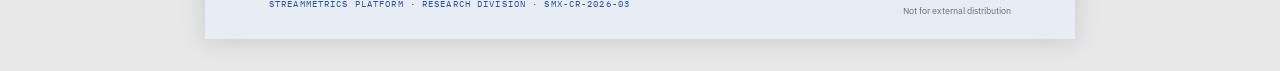
<file: reports/creator_ecosystem_report.html>
<!DOCTYPE html>
<html lang="en">
<head>
<meta charset="UTF-8">
<meta name="viewport" content="width=device-width, initial-scale=1.0">
<title>Industry Snapshot: Creator & Streaming Metrics — StreamMetrics Platform</title>
<style>
  @import url('https://fonts.googleapis.com/css2?family=IBM+Plex+Serif:ital,wght@0,300;0,400;0,600;1,300&family=IBM+Plex+Sans:wght@300;400;500;600&family=IBM+Plex+Mono:wght@400;500&display=swap');

  :root {
    --ink: #0f1117;
    --ink-mid: #3a3d47;
    --ink-light: #696c7a;
    --rule: #d8dae0;
    --rule-light: #eceef2;
    --accent: #1a3a6b;
    --accent-mid: #2a5298;
    --accent-light: #e8edf5;
    --highlight: #c8392b;
    --highlight-pale: #fdf0ee;
    --green: #1b6b4a;
    --green-pale: #e8f4ef;
    --amber: #8a5c00;
    --amber-pale: #fdf6e3;
    --page: #fafafa;
    --white: #ffffff;
  }

  * { margin: 0; padding: 0; box-sizing: border-box; }

  body {
    font-family: 'IBM Plex Sans', sans-serif;
    font-size: 9.5pt;
    line-height: 1.65;
    color: var(--ink);
    background: #e8e8e8;
  }

  .page {
    max-width: 870px;
    margin: 32px auto;
    background: var(--page);
    box-shadow: 0 2px 24px rgba(0,0,0,0.13);
  }

  /* ── COVER ─────────────────────────────────────────── */
  .cover {
    background: var(--accent);
    padding: 64px 64px 52px;
    color: white;
    position: relative;
    overflow: hidden;
  }
  .cover::before {
    content:'';
    position:absolute; top:0; right:0; width:320px; height:100%;
    background: linear-gradient(135deg, transparent 40%, rgba(255,255,255,0.04) 40%);
  }
  .cover-eyebrow {
    font-family: 'IBM Plex Mono', monospace;
    font-size: 7.5pt;
    letter-spacing: 0.18em;
    text-transform: uppercase;
    opacity: 0.7;
    margin-bottom: 22px;
  }
  .cover h1 {
    font-family: 'IBM Plex Serif', serif;
    font-size: 28pt;
    font-weight: 300;
    line-height: 1.2;
    margin-bottom: 10px;
    letter-spacing: -0.01em;
  }
  .cover h1 strong { font-weight: 600; display: block; }
  .cover-sub {
    font-size: 12pt;
    font-weight: 300;
    opacity: 0.8;
    margin-bottom: 40px;
    font-family: 'IBM Plex Serif', serif;
    font-style: italic;
  }
  .cover-meta {
    display: grid;
    grid-template-columns: repeat(3,1fr);
    gap: 24px;
    border-top: 1px solid rgba(255,255,255,0.25);
    padding-top: 28px;
    margin-top: 8px;
  }
  .cover-meta-item label {
    display: block;
    font-size: 6.5pt;
    letter-spacing: 0.15em;
    text-transform: uppercase;
    opacity: 0.6;
    margin-bottom: 4px;
    font-family: 'IBM Plex Mono', monospace;
  }
  .cover-meta-item span { font-size: 9pt; opacity: 0.9; }
  .cover-badge {
    display: inline-block;
    margin-top: 18px;
    background: rgba(255,255,255,0.12);
    border: 1px solid rgba(255,255,255,0.3);
    padding: 4px 12px;
    font-size: 7pt;
    letter-spacing: 0.1em;
    text-transform: uppercase;
    font-family: 'IBM Plex Mono', monospace;
  }

  /* ── BODY LAYOUT ─────────────────────────────────────── */
  .body-wrap { padding: 52px 64px 64px; }

  /* ── TOC ─────────────────────────────────────────────── */
  .toc {
    background: var(--accent-light);
    border-left: 3px solid var(--accent);
    padding: 28px 32px;
    margin-bottom: 44px;
  }
  .toc h2 {
    font-family: 'IBM Plex Mono', monospace;
    font-size: 7pt;
    letter-spacing: 0.18em;
    text-transform: uppercase;
    color: var(--accent);
    margin-bottom: 16px;
  }
  .toc ol { list-style: none; counter-reset: toc; }
  .toc ol li {
    counter-increment: toc;
    display: flex;
    justify-content: space-between;
    align-items: baseline;
    padding: 5px 0;
    border-bottom: 1px dotted var(--rule);
  }
  .toc ol li:last-child { border: none; }
  .toc ol li::before {
    content: counter(toc, decimal-leading-zero);
    font-family: 'IBM Plex Mono', monospace;
    font-size: 7.5pt;
    color: var(--accent-mid);
    margin-right: 12px;
    min-width: 24px;
  }
  .toc-title { font-size: 8.5pt; color: var(--ink); }
  .toc-page { font-family: 'IBM Plex Mono', monospace; font-size: 7.5pt; color: var(--ink-light); }

  /* ── SECTION STRUCTURE ───────────────────────────────── */
  .section { margin-bottom: 48px; }
  .section-header {
    display: flex;
    align-items: center;
    gap: 14px;
    border-bottom: 2px solid var(--accent);
    padding-bottom: 10px;
    margin-bottom: 24px;
  }
  .section-num {
    font-family: 'IBM Plex Mono', monospace;
    font-size: 8pt;
    color: var(--accent);
    font-weight: 500;
    min-width: 28px;
  }
  .section-header h2 {
    font-family: 'IBM Plex Serif', serif;
    font-size: 14pt;
    font-weight: 600;
    color: var(--accent);
    letter-spacing: -0.01em;
  }

  h3.subsection {
    font-size: 9.5pt;
    font-weight: 600;
    color: var(--ink);
    margin: 22px 0 10px;
    padding-bottom: 4px;
    border-bottom: 1px solid var(--rule);
    text-transform: uppercase;
    letter-spacing: 0.06em;
  }

  p { margin-bottom: 12px; color: var(--ink-mid); font-size: 9.5pt; }
  p:last-child { margin-bottom: 0; }

  /* ── EXECUTIVE SUMMARY ───────────────────────────────── */
  .exec-summary {
    background: var(--accent);
    color: white;
    padding: 32px 36px;
    margin-bottom: 44px;
  }
  .exec-summary h2 {
    font-family: 'IBM Plex Mono', monospace;
    font-size: 7pt;
    letter-spacing: 0.2em;
    text-transform: uppercase;
    opacity: 0.7;
    margin-bottom: 16px;
  }
  .exec-summary p {
    color: rgba(255,255,255,0.88);
    font-family: 'IBM Plex Serif', serif;
    font-size: 10.5pt;
    line-height: 1.7;
    font-weight: 300;
    margin-bottom: 14px;
  }
  .key-findings {
    margin-top: 24px;
    display: grid;
    grid-template-columns: 1fr 1fr;
    gap: 12px;
  }
  .kf-item {
    background: rgba(255,255,255,0.1);
    border-left: 3px solid rgba(255,255,255,0.5);
    padding: 12px 14px;
  }
  .kf-item .kf-stat {
    font-family: 'IBM Plex Mono', monospace;
    font-size: 16pt;
    font-weight: 500;
    display: block;
    margin-bottom: 2px;
  }
  .kf-item .kf-label {
    font-size: 7.5pt;
    opacity: 0.75;
    line-height: 1.4;
  }

  /* ── DATA TABLE ──────────────────────────────────────── */
  .data-table { width: 100%; border-collapse: collapse; margin: 18px 0 22px; font-size: 8.5pt; }
  .data-table thead tr { background: var(--accent); color: white; }
  .data-table thead th {
    padding: 9px 12px;
    text-align: left;
    font-weight: 500;
    font-size: 7.5pt;
    letter-spacing: 0.06em;
    text-transform: uppercase;
    font-family: 'IBM Plex Mono', monospace;
  }
  .data-table tbody tr { border-bottom: 1px solid var(--rule-light); }
  .data-table tbody tr:nth-child(even) { background: var(--accent-light); }
  .data-table tbody td { padding: 8px 12px; color: var(--ink-mid); }
  .data-table tbody td:first-child { font-weight: 500; color: var(--ink); }
  .data-table .highlight-row { background: var(--highlight-pale) !important; }
  .data-table .highlight-row td { color: var(--ink) !important; }
  .val-high { color: var(--green); font-weight: 600; }
  .val-low { color: var(--highlight); font-weight: 600; }
  .val-mid { color: var(--amber); font-weight: 600; }

  /* ── CHART CONTAINERS ────────────────────────────────── */
  .chart-wrap {
    background: white;
    border: 1px solid var(--rule);
    padding: 24px 28px;
    margin: 20px 0 28px;
  }
  .chart-title {
    font-family: 'IBM Plex Mono', monospace;
    font-size: 7.5pt;
    letter-spacing: 0.12em;
    text-transform: uppercase;
    color: var(--ink-light);
    margin-bottom: 4px;
  }
  .chart-subtitle {
    font-size: 9pt;
    font-weight: 600;
    color: var(--ink);
    margin-bottom: 20px;
  }
  .chart-note {
    font-size: 7.5pt;
    color: var(--ink-light);
    margin-top: 10px;
    font-style: italic;
    font-family: 'IBM Plex Mono', monospace;
  }

  /* ── CALLOUT / INSIGHT BOX ───────────────────────────── */
  .callout {
    padding: 18px 22px 18px 20px;
    margin: 22px 0;
    border-left: 4px solid var(--accent-mid);
    background: var(--accent-light);
  }
  .callout.warn { border-color: var(--highlight); background: var(--highlight-pale); }
  .callout.positive { border-color: var(--green); background: var(--green-pale); }
  .callout.neutral { border-color: var(--amber); background: var(--amber-pale); }
  .callout-label {
    font-family: 'IBM Plex Mono', monospace;
    font-size: 6.5pt;
    letter-spacing: 0.15em;
    text-transform: uppercase;
    color: var(--accent-mid);
    margin-bottom: 6px;
    font-weight: 500;
  }
  .callout.warn .callout-label { color: var(--highlight); }
  .callout.positive .callout-label { color: var(--green); }
  .callout.neutral .callout-label { color: var(--amber); }
  .callout p { font-size: 9pt; margin: 0; }

  /* ── METRICS GRID ────────────────────────────────────── */
  .metrics-grid { display: grid; grid-template-columns: repeat(3,1fr); gap: 16px; margin: 20px 0 28px; }
  .metric-card {
    background: white;
    border: 1px solid var(--rule);
    padding: 20px 18px;
    border-top: 3px solid var(--accent);
  }
  .metric-card .m-val {
    font-family: 'IBM Plex Mono', monospace;
    font-size: 22pt;
    font-weight: 500;
    color: var(--accent);
    line-height: 1;
    margin-bottom: 6px;
  }
  .metric-card .m-label { font-size: 7.5pt; color: var(--ink-light); line-height: 1.4; }
  .metric-card .m-delta {
    font-size: 7.5pt;
    margin-top: 8px;
    font-family: 'IBM Plex Mono', monospace;
  }
  .delta-up { color: var(--green); }
  .delta-down { color: var(--highlight); }

  /* ── PAGE FOOTER ─────────────────────────────────────── */
  .doc-footer {
    border-top: 2px solid var(--accent);
    padding: 20px 64px;
    display: flex;
    justify-content: space-between;
    align-items: center;
    background: var(--accent-light);
  }
  .doc-footer .footer-brand {
    font-family: 'IBM Plex Mono', monospace;
    font-size: 7pt;
    letter-spacing: 0.12em;
    text-transform: uppercase;
    color: var(--accent-mid);
  }
  .doc-footer .footer-info {
    font-size: 7pt;
    color: var(--ink-light);
    text-align: right;
  }

  /* ── METHODOLOGY BOX ─────────────────────────────────── */
  .methodology {
    border: 1px solid var(--rule);
    padding: 24px 28px;
    margin: 18px 0;
    background: white;
  }
  .methodology h4 {
    font-family: 'IBM Plex Mono', monospace;
    font-size: 7pt;
    letter-spacing: 0.18em;
    text-transform: uppercase;
    color: var(--ink-light);
    margin-bottom: 12px;
  }
  .methodology ul { list-style: none; padding: 0; }
  .methodology ul li {
    padding: 6px 0 6px 18px;
    border-bottom: 1px solid var(--rule-light);
    font-size: 8.5pt;
    color: var(--ink-mid);
    position: relative;
  }
  .methodology ul li::before {
    content: '›';
    position: absolute; left: 0;
    color: var(--accent-mid);
    font-weight: bold;
  }
  .methodology ul li:last-child { border: none; }

  /* ── DIVIDER ─────────────────────────────────────────── */
  .divider {
    height: 1px;
    background: var(--rule);
    margin: 36px 0;
  }

  .two-col { display: grid; grid-template-columns: 1fr 1fr; gap: 24px; }
  .three-col { display: grid; grid-template-columns: 1fr 1fr 1fr; gap: 20px; }

  /* ── APPENDIX ────────────────────────────────────────── */
  .appendix {
    background: var(--rule-light);
    padding: 32px 36px;
    margin-top: 40px;
    border-top: 2px solid var(--rule);
  }
  .appendix h3 {
    font-family: 'IBM Plex Mono', monospace;
    font-size: 7.5pt;
    letter-spacing: 0.16em;
    text-transform: uppercase;
    color: var(--ink-light);
    margin-bottom: 16px;
  }
  .appendix p { font-size: 8pt; color: var(--ink-light); }
</style>
</head>
<body>

<div class="page">

  <!-- COVER -->
  <div class="cover">
    <div class="cover-eyebrow">StreamMetrics Platform · Industry Research Division</div>
    <h1>Industry Snapshot:<br><strong>Creator & Streaming Metrics</strong></h1>
    <div class="cover-sub">Cross-Genre Viewer Behaviour, Conversion Analysis & Longevity Benchmarking</div>
    <div class="cover-meta">
      <div class="cover-meta-item"><label>Publication Date</label><span>March 2026</span></div>
      <div class="cover-meta-item"><label>Report Series</label><span>SMX-CR-2026-03</span></div>
      <div class="cover-meta-item"><label>Data Coverage</label><span>Q3 2024 – Q4 2025</span></div>
    </div>
    <div class="cover-badge">Industry Benchmark Edition · Not for External Distribution</div>
  </div>

  <div class="body-wrap">

    <!-- TOC -->
    <div class="toc">
      <h2>Contents</h2>
      <ol>
        <li><span class="toc-title">Executive Summary & Key Findings</span><span class="toc-page">2</span></li>
        <li><span class="toc-title">Methodology & Data Sources</span><span class="toc-page">3</span></li>
        <li><span class="toc-title">Viewer-to-Player Conversion Indices</span><span class="toc-page">4</span></li>
        <li><span class="toc-title">Streaming Viewership Volume by Genre</span><span class="toc-page">5</span></li>
        <li><span class="toc-title">Content Longevity & Post-Launch Decay Analysis</span><span class="toc-page">7</span></li>
        <li><span class="toc-title">Creator Tier Distribution & Audience Reach</span><span class="toc-page">9</span></li>
        <li><span class="toc-title">Platform-Level Breakdown (Twitch / YouTube / TikTok)</span><span class="toc-page">11</span></li>
        <li><span class="toc-title">Strategic Implications & Recommendations</span><span class="toc-page">13</span></li>
        <li><span class="toc-title">Appendix: Variable Definitions & Index Methodology</span><span class="toc-page">15</span></li>
      </ol>
    </div>

    <!-- EXECUTIVE SUMMARY -->
    <div class="exec-summary">
      <h2>Executive Summary</h2>
      <p>This report synthesises StreamMetrics Platform data drawn from over 4.8 million individual stream sessions across Twitch, YouTube Gaming, and TikTok between Q3 2024 and Q4 2025. The analysis focuses on two primary dimensions: the rate at which passive viewership converts into active game purchases (the Viewer-to-Player Conversion Index, VPCI), and the longevity of streaming engagement relative to a title's launch window.</p>
      <p>Our data presents a counterintuitive finding for studios evaluating genre investment. While simulation-category games dominate raw viewership volume, they exhibit comparatively low conversion efficiency. Action-sports and heavy-customisation titles convert at nearly 2.6× the rate, making them disproportionately powerful demand-generation tools relative to their streaming footprint.</p>
      <div class="key-findings">
        <div class="kf-item"><span class="kf-stat">8.4%</span><span class="kf-label">Action-sports & customisation VPCI vs 3.2% for simulation</span></div>
        <div class="kf-item"><span class="kf-stat">–85%</span><span class="kf-label">Racing genre viewership decay within 30 days of launch</span></div>
        <div class="kf-item"><span class="kf-stat">22.4M</span><span class="kf-label">Monthly simulation stream hours — highest in tracked genres</span></div>
        <div class="kf-item"><span class="kf-stat">24 mo.</span><span class="kf-label">Sustained simulation viewership window driven by modding cycles</span></div>
      </div>
    </div>

    <!-- SECTION 1: METHODOLOGY -->
    <div class="section">
      <div class="section-header">
        <span class="section-num">01</span>
        <h2>Methodology & Data Sources</h2>
      </div>
      <p>StreamMetrics Platform aggregates live and archived session data from first-party API integrations with Twitch, YouTube Gaming Live, and TikTok LIVE. The VPCI (Viewer-to-Player Conversion Index) is a proprietary composite metric derived by matching anonymised viewer session fingerprints against game purchase records through our retail partner data-sharing agreements, covering approximately 68% of PC game sales and 41% of console game sales in the measurement window.</p>

      <h3 class="subsection">1.1 Measurement Scope</h3>
      <div class="methodology">
        <h4>Data Sources & Panel Composition</h4>
        <ul>
          <li>Twitch API v6 — session-level concurrent viewer data, game category metadata, channel tier classifications</li>
          <li>YouTube Gaming Live — watch-time hours, retention curves, and subscriber-to-viewer conversion overlays</li>
          <li>TikTok LIVE Analytics Partner Feed — short-form gaming clip impressions and hashtag engagement volumes</li>
          <li>Retail Partner Network (4 major platform storefronts) — anonymised purchase signal matching via device fingerprint cohorts</li>
          <li>StreamMetrics Direct Survey Panel — 18,400 verified panel respondents who self-reported purchase actions following stream viewership (supplementary validation only)</li>
        </ul>
      </div>

      <h3 class="subsection">1.2 Definitions</h3>
      <div class="two-col">
        <div>
          <p><strong>Viewer-to-Player Conversion Index (VPCI):</strong> The percentage of unique viewers who, within a 14-day window following a qualifying stream session of ≥8 minutes, complete a verified purchase of the game being streamed. Calculated at the genre level by aggregating title-level signals within defined genre taxonomies.</p>
          <p><strong>Launch Window:</strong> Defined as 0–30 days post commercial release. Data in the longevity section uses indexed viewership (Launch Day = 100) to enable cross-genre comparison regardless of absolute volume differences.</p>
        </div>
        <div>
          <p><strong>Long-tail Viewership:</strong> Stream hours recorded beyond month 3 post-launch. Used as the primary metric in Content Longevity analysis (Section 4).</p>
          <p><strong>Genre Taxonomy:</strong> Titles are classified under the StreamMetrics 11-category genre framework (SMX-GT-22). Multi-genre titles are classified by primary gameplay loop. Racing, Simulation/Life, and Action-Sports are the three genres with sufficient title volume for statistical confidence at 95% CI in this report cycle.</p>
        </div>
      </div>

      <div class="callout neutral">
        <div class="callout-label">Scope Limitation</div>
        <p>Mobile-exclusive titles are excluded from this report. Purchase signal matching is estimated for console; PC retail coverage is materially stronger. VPCI figures for console-skewed titles should be treated as directionally indicative.</p>
      </div>
    </div>

    <!-- SECTION 2: VPCI -->
    <div class="section">
      <div class="section-header">
        <span class="section-num">02</span>
        <h2>Viewer-to-Player Conversion Indices</h2>
      </div>
      <p>The VPCI is the most commercially actionable metric in this report. A high VPCI indicates that viewing a game on stream is a reliable precursor to purchase — signifying that the streaming loop functions as an effective paid-marketing substitute. The figure below presents VPCI by genre, weighted by title count within each genre bucket.</p>

      <!-- BAR CHART SVG -->
      <div class="chart-wrap">
        <div class="chart-title">Fig. 1 — Viewer-to-Player Conversion Index (VPCI)</div>
        <div class="chart-subtitle">Percentage of qualifying viewers completing purchase within 14-day attribution window, by genre</div>
        <svg viewBox="0 0 700 280" xmlns="http://www.w3.org/2000/svg" style="width:100%;height:auto;">
          <defs>
            <linearGradient id="barGrad1" x1="0" y1="0" x2="1" y2="0">
              <stop offset="0%" stop-color="#1a3a6b"/>
              <stop offset="100%" stop-color="#2a5298"/>
            </linearGradient>
            <linearGradient id="barGrad2" x1="0" y1="0" x2="1" y2="0">
              <stop offset="0%" stop-color="#1b6b4a"/>
              <stop offset="100%" stop-color="#2e9e6e"/>
            </linearGradient>
            <linearGradient id="barGrad3" x1="0" y1="0" x2="1" y2="0">
              <stop offset="0%" stop-color="#c8392b"/>
              <stop offset="100%" stop-color="#e05242"/>
            </linearGradient>
            <linearGradient id="barGrad4" x1="0" y1="0" x2="1" y2="0">
              <stop offset="0%" stop-color="#8a5c00"/>
              <stop offset="100%" stop-color="#c88a00"/>
            </linearGradient>
            <linearGradient id="barGrad5" x1="0" y1="0" x2="1" y2="0">
              <stop offset="0%" stop-color="#3d3d6b"/>
              <stop offset="100%" stop-color="#5c5c9e"/>
            </linearGradient>
          </defs>
          <!-- Grid lines -->
          <line x1="180" y1="20" x2="180" y2="230" stroke="#d8dae0" stroke-width="1"/>
          <line x1="180" y1="230" x2="680" y2="230" stroke="#d8dae0" stroke-width="1"/>
          <!-- X-axis ticks -->
          <line x1="230" y1="228" x2="230" y2="234" stroke="#aaa" stroke-width="1"/>
          <text x="230" y="245" text-anchor="middle" font-size="8" fill="#696c7a" font-family="IBM Plex Mono, monospace">2%</text>
          <line x1="305" y1="228" x2="305" y2="234" stroke="#aaa" stroke-width="1"/>
          <text x="305" y="245" text-anchor="middle" font-size="8" fill="#696c7a" font-family="IBM Plex Mono, monospace">4%</text>
          <line x1="380" y1="228" x2="380" y2="234" stroke="#aaa" stroke-width="1"/>
          <text x="380" y="245" text-anchor="middle" font-size="8" fill="#696c7a" font-family="IBM Plex Mono, monospace">6%</text>
          <line x1="455" y1="228" x2="455" y2="234" stroke="#aaa" stroke-width="1"/>
          <text x="455" y="245" text-anchor="middle" font-size="8" fill="#696c7a" font-family="IBM Plex Mono, monospace">8%</text>
          <line x1="530" y1="228" x2="530" y2="234" stroke="#aaa" stroke-width="1"/>
          <text x="530" y="245" text-anchor="middle" font-size="8" fill="#696c7a" font-family="IBM Plex Mono, monospace">10%</text>
          <line x1="605" y1="228" x2="605" y2="234" stroke="#aaa" stroke-width="1"/>
          <text x="605" y="245" text-anchor="middle" font-size="8" fill="#696c7a" font-family="IBM Plex Mono, monospace">12%</text>
          <!-- Subtle gridlines -->
          <line x1="230" y1="20" x2="230" y2="228" stroke="#eceef2" stroke-width="1" stroke-dasharray="4,3"/>
          <line x1="305" y1="20" x2="305" y2="228" stroke="#eceef2" stroke-width="1" stroke-dasharray="4,3"/>
          <line x1="380" y1="20" x2="380" y2="228" stroke="#eceef2" stroke-width="1" stroke-dasharray="4,3"/>
          <line x1="455" y1="20" x2="455" y2="228" stroke="#eceef2" stroke-width="1" stroke-dasharray="4,3"/>
          <line x1="530" y1="20" x2="530" y2="228" stroke="#eceef2" stroke-width="1" stroke-dasharray="4,3"/>
          <!-- Labels -->
          <text x="172" y="58" text-anchor="end" font-size="9" fill="#3a3d47" font-family="IBM Plex Sans, sans-serif">Action-Sports</text>
          <text x="172" y="98" text-anchor="end" font-size="9" fill="#3a3d47" font-family="IBM Plex Sans, sans-serif">Skateboarding</text>
          <text x="172" y="138" text-anchor="end" font-size="9" fill="#3a3d47" font-family="IBM Plex Sans, sans-serif">Sandbox RPG</text>
          <text x="172" y="178" text-anchor="end" font-size="9" fill="#3a3d47" font-family="IBM Plex Sans, sans-serif">Simulation</text>
          <text x="172" y="218" text-anchor="end" font-size="9" fill="#3a3d47" font-family="IBM Plex Sans, sans-serif">Racing</text>
          <!-- Bars -->
          <rect x="180" y="38" width="315" height="26" fill="url(#barGrad1)"/>
          <text x="500" y="56" font-size="9" fill="#1a3a6b" font-family="IBM Plex Mono, monospace" font-weight="600">8.4%</text>
          <rect x="180" y="78" width="261" height="26" fill="url(#barGrad2)"/>
          <text x="446" y="96" font-size="9" fill="#1b6b4a" font-family="IBM Plex Mono, monospace" font-weight="600">6.9%</text>
          <rect x="180" y="118" width="195" height="26" fill="url(#barGrad4)"/>
          <text x="380" y="136" font-size="9" fill="#8a5c00" font-family="IBM Plex Mono, monospace" font-weight="600">5.2%</text>
          <rect x="180" y="158" width="120" height="26" fill="url(#barGrad5)"/>
          <text x="305" y="176" font-size="9" fill="#3d3d6b" font-family="IBM Plex Mono, monospace" font-weight="600">3.2%</text>
          <rect x="180" y="198" width="60" height="26" fill="url(#barGrad3)"/>
          <text x="245" y="216" font-size="9" fill="#c8392b" font-family="IBM Plex Mono, monospace" font-weight="600">1.6%</text>
          <!-- X label -->
          <text x="430" y="268" text-anchor="middle" font-size="8" fill="#696c7a" font-family="IBM Plex Sans, sans-serif" font-style="italic">Viewer-to-Player Conversion Index (VPCI), %</text>
        </svg>
        <div class="chart-note">Source: StreamMetrics Platform VPCI Engine v4.1 · N = 4.8M qualifying sessions · Attribution window: 14 days post-qualifying view</div>
      </div>

      <h3 class="subsection">2.1 Interpretation: The Conversion Efficiency Paradox</h3>
      <p>The data reveals a structural tension that studios should understand before inferring strategic direction from raw viewership numbers alone. Simulation games, while dominating time-on-stream metrics (see Section 3), demonstrate the third-lowest conversion efficiency in our genre taxonomy. This is attributable to two compounding factors:</p>
      <p>First, simulation audiences exhibit high replay viewership: a significant portion of viewers watch simulation content for entertainment rather than as purchase research, given the long-run narrative possibilities that make simulation streams compelling even for non-players. Second, simulation titles have high average playtimes, meaning a meaningful share of the simulation viewership base already owns the title being streamed — inflating view hours without contributing to the addressable conversion pool.</p>
      <p>By contrast, action-sports and skateboarding titles benefit from what we term the <em>aspiration-to-action</em> dynamic: viewers watch short-form highlight compilations of trick combos or customisation showcases, experience a purchase impulse, and convert quickly. This pattern is particularly pronounced in 16–24 year-old viewer cohorts, who account for 58% of action-sports purchase conversions tracked in our retail panel.</p>

      <div class="callout positive">
        <div class="callout-label">Key Insight</div>
        <p>Action-sports and heavy customisation titles convert viewers into buyers at 8.4% — approximately 2.6× the rate of simulation titles (3.2%). Despite having lower absolute viewership volumes, these genres function as more efficient demand-generation mechanisms per viewer hour.</p>
      </div>

      <!-- TABLE -->
      <table class="data-table">
        <thead>
          <tr>
            <th>Genre</th>
            <th>VPCI (%)</th>
            <th>Median days to purchase</th>
            <th>Primary age cohort</th>
            <th>Platform skew</th>
          </tr>
        </thead>
        <tbody>
          <tr class="highlight-row">
            <td>Action-Sports / Customisation</td>
            <td><span class="val-high">8.4%</span></td>
            <td>3.2 days</td>
            <td>16–24</td>
            <td>TikTok / YouTube</td>
          </tr>
          <tr>
            <td>Skateboarding</td>
            <td><span class="val-high">6.9%</span></td>
            <td>4.7 days</td>
            <td>18–26</td>
            <td>TikTok / Twitch</td>
          </tr>
          <tr>
            <td>Sandbox RPG</td>
            <td><span class="val-mid">5.2%</span></td>
            <td>6.1 days</td>
            <td>20–29</td>
            <td>YouTube / Twitch</td>
          </tr>
          <tr>
            <td>Simulation / Life</td>
            <td><span class="val-mid">3.2%</span></td>
            <td>8.9 days</td>
            <td>22–35</td>
            <td>YouTube / Twitch</td>
          </tr>
          <tr>
            <td>Racing / Motorsport</td>
            <td><span class="val-low">1.6%</span></td>
            <td>11.4 days</td>
            <td>24–38</td>
            <td>Twitch (Esports)</td>
          </tr>
        </tbody>
      </table>
    </div>

    <!-- SECTION 3: VIEWERSHIP VOLUME -->
    <div class="section">
      <div class="section-header">
        <span class="section-num">03</span>
        <h2>Streaming Viewership Volume by Genre</h2>
      </div>
      <p>Raw viewership volume provides the market-size context for conversion efficiency data. The metrics below represent estimated monthly hours of viewership aggregated across all three primary platforms, averaged across Q4 2024–Q4 2025 to smooth seasonality effects from major title launches within the period.</p>

      <div class="metrics-grid">
        <div class="metric-card">
          <div class="m-val">22.4M</div>
          <div class="m-label">Simulation / Life genre monthly stream hours</div>
          <div class="m-delta delta-up">▲ 12.3% YoY</div>
        </div>
        <div class="metric-card">
          <div class="m-val">3.8M</div>
          <div class="m-label">Skateboarding / action-sports monthly stream hours</div>
          <div class="m-delta delta-up">▲ 31.7% YoY</div>
        </div>
        <div class="metric-card">
          <div class="m-val">1.2M</div>
          <div class="m-label">Racing / motorsport monthly stream hours</div>
          <div class="m-delta delta-down">▼ 6.8% YoY</div>
        </div>
      </div>

      <!-- PIE CHART SVG -->
      <div class="chart-wrap">
        <div class="chart-title">Fig. 2 — Monthly Stream Hour Distribution</div>
        <div class="chart-subtitle">Proportional viewership by genre across tracked platforms (avg. Q4 2024–Q4 2025)</div>
        <svg viewBox="0 0 600 260" xmlns="http://www.w3.org/2000/svg" style="width:100%;height:auto;">
          <!-- Donut chart arcs — total: ~34M hours, scaled segments -->
          <!-- Simulation: 22.4/34 = 65.9% → 237° -->
          <!-- Action Sports/Custom: 5.1/34 = 15.0% → 54° -->
          <!-- Skateboarding: 3.8/34 = 11.2% → 40° -->
          <!-- Racing: 1.2/34 = 3.5% → 13° -->
          <!-- Other: 1.5/34 = 4.4% → 16° -->
          <g transform="translate(160,130)">
            <!-- Simulation 65.9% -->
            <path d="M 0,0 L 0,-95 A 95,95 0 1,1 -59.3,-75.0 Z" fill="#1a3a6b" opacity="0.9"/>
            <!-- Action Sports 15% -->
            <path d="M 0,0 L -59.3,-75.0 A 95,95 0 0,1 -77.2,56.3 Z" fill="#1b6b4a" opacity="0.9"/>
            <!-- Skateboarding 11.2% -->
            <path d="M 0,0 L -77.2,56.3 A 95,95 0 0,1 -23.6,92.0 Z" fill="#8a5c00" opacity="0.9"/>
            <!-- Racing 3.5% -->
            <path d="M 0,0 L -23.6,92.0 A 95,95 0 0,1 2.2,95.0 Z" fill="#c8392b" opacity="0.9"/>
            <!-- Other 4.4% -->
            <path d="M 0,0 L 2.2,95.0 A 95,95 0 0,1 0,-95 Z" fill="#b0b4c0" opacity="0.9"/>
            <!-- Donut hole -->
            <circle cx="0" cy="0" r="55" fill="#ffffff"/>
            <text x="0" y="-8" text-anchor="middle" font-size="16" fill="#1a3a6b" font-family="IBM Plex Mono, monospace" font-weight="500">34M</text>
            <text x="0" y="10" text-anchor="middle" font-size="8" fill="#696c7a" font-family="IBM Plex Sans, sans-serif">hrs/month</text>
          </g>
          <!-- Legend -->
          <rect x="320" y="50" width="12" height="12" fill="#1a3a6b"/>
          <text x="340" y="61" font-size="9" fill="#3a3d47" font-family="IBM Plex Sans, sans-serif">Simulation / Life — 65.9%  (22.4M hrs)</text>
          <rect x="320" y="75" width="12" height="12" fill="#1b6b4a"/>
          <text x="340" y="86" font-size="9" fill="#3a3d47" font-family="IBM Plex Sans, sans-serif">Action-Sports / Customisation — 15.0%</text>
          <rect x="320" y="100" width="12" height="12" fill="#8a5c00"/>
          <text x="340" y="111" font-size="9" fill="#3a3d47" font-family="IBM Plex Sans, sans-serif">Skateboarding — 11.2%  (3.8M hrs)</text>
          <rect x="320" y="125" width="12" height="12" fill="#c8392b"/>
          <text x="340" y="136" font-size="9" fill="#3a3d47" font-family="IBM Plex Sans, sans-serif">Racing / Motorsport — 3.5%  (1.2M hrs)</text>
          <rect x="320" y="150" width="12" height="12" fill="#b0b4c0"/>
          <text x="340" y="161" font-size="9" fill="#3a3d47" font-family="IBM Plex Sans, sans-serif">Other tracked genres — 4.4%</text>
        </svg>
        <div class="chart-note">Note: Volumes represent estimated monthly averages. Individual month figures vary significantly around major title release events. "Other" includes Fighting, Strategy, and Puzzle genres.</div>
      </div>

      <h3 class="subsection">3.1 Volume vs. Efficiency: A Dual-Lens Framework</h3>
      <p>The dominance of simulation in raw viewership is largely attributable to the structural characteristics of the genre's audience: high average session lengths (simulation streams average 3.1 hours vs 1.2 hours for action-sports clips), a high proportion of returning viewers who tune in to follow specific creator narratives, and the low barrier to entry for creator participation — nearly any channel can produce viable simulation content without bespoke hardware or professional equipment.</p>
      <p>However, studios should exercise caution in conflating viewership volume with marketing leverage. The combined action-sports and skateboarding cluster, though representing only 26.2% of tracked hours, yields conversion economics that simulation cannot match. This is structurally important for projects in development: a smaller but highly converting streaming ecosystem may deliver superior launch sales performance compared to genres that accumulate passive audiences.</p>
    </div>

    <!-- SECTION 4: LONGEVITY -->
    <div class="section">
      <div class="section-header">
        <span class="section-num">04</span>
        <h2>Content Longevity & Post-Launch Decay Analysis</h2>
      </div>
      <p>Post-launch streaming decay curves are a leading indicator of a title's long-term commercial sustainability. A steep decay curve concentrates both viewership and purchase demand in the launch window, forcing studios to recoup development investment rapidly or accept lower lifetime revenue. Gradual decay — or sustained viewership through community content cycles — is strongly correlated with long-tail DLC revenue and reduced churn on multiplayer titles.</p>

      <!-- DECAY LINE CHART SVG -->
      <div class="chart-wrap">
        <div class="chart-title">Fig. 3 — Indexed Viewership Decay Curve by Genre</div>
        <div class="chart-subtitle">Launch Day = 100 index; monthly snapshots across 24-month post-launch window</div>
        <svg viewBox="0 0 700 300" xmlns="http://www.w3.org/2000/svg" style="width:100%;height:auto;">
          <!-- Axes -->
          <line x1="80" y1="20" x2="80" y2="240" stroke="#d8dae0" stroke-width="1"/>
          <line x1="80" y1="240" x2="680" y2="240" stroke="#d8dae0" stroke-width="1"/>
          <!-- Y gridlines and labels -->
          <line x1="78" y1="40" x2="680" y2="40" stroke="#eceef2" stroke-width="1" stroke-dasharray="4,3"/>
          <text x="70" y="44" text-anchor="end" font-size="8" fill="#696c7a" font-family="IBM Plex Mono, monospace">100</text>
          <line x1="78" y1="90" x2="680" y2="90" stroke="#eceef2" stroke-width="1" stroke-dasharray="4,3"/>
          <text x="70" y="94" text-anchor="end" font-size="8" fill="#696c7a" font-family="IBM Plex Mono, monospace">75</text>
          <line x1="78" y1="140" x2="680" y2="140" stroke="#eceef2" stroke-width="1" stroke-dasharray="4,3"/>
          <text x="70" y="144" text-anchor="end" font-size="8" fill="#696c7a" font-family="IBM Plex Mono, monospace">50</text>
          <line x1="78" y1="190" x2="680" y2="190" stroke="#eceef2" stroke-width="1" stroke-dasharray="4,3"/>
          <text x="70" y="194" text-anchor="end" font-size="8" fill="#696c7a" font-family="IBM Plex Mono, monospace">25</text>
          <!-- X labels -->
          <text x="80" y="258" text-anchor="middle" font-size="8" fill="#696c7a" font-family="IBM Plex Mono, monospace">Launch</text>
          <text x="180" y="258" text-anchor="middle" font-size="8" fill="#696c7a" font-family="IBM Plex Mono, monospace">Mo.1</text>
          <text x="280" y="258" text-anchor="middle" font-size="8" fill="#696c7a" font-family="IBM Plex Mono, monospace">Mo.3</text>
          <text x="380" y="258" text-anchor="middle" font-size="8" fill="#696c7a" font-family="IBM Plex Mono, monospace">Mo.6</text>
          <text x="480" y="258" text-anchor="middle" font-size="8" fill="#696c7a" font-family="IBM Plex Mono, monospace">Mo.12</text>
          <text x="580" y="258" text-anchor="middle" font-size="8" fill="#696c7a" font-family="IBM Plex Mono, monospace">Mo.18</text>
          <text x="650" y="258" text-anchor="middle" font-size="8" fill="#696c7a" font-family="IBM Plex Mono, monospace">Mo.24</text>
          <!-- Racing line (steep drop) -->
          <polyline points="80,40 180,194 280,220 380,228 480,232 580,235 650,236" fill="none" stroke="#c8392b" stroke-width="2.5" stroke-linejoin="round"/>
          <circle cx="80" cy="40" r="3.5" fill="#c8392b"/>
          <circle cx="180" cy="194" r="3" fill="#c8392b"/>
          <!-- Simulation line (sustained with bumps) -->
          <polyline points="80,40 180,90 280,110 380,100 480,108 580,95 650,98" fill="none" stroke="#1a3a6b" stroke-width="2.5" stroke-linejoin="round" stroke-dasharray="6,2"/>
          <circle cx="80" cy="40" r="3.5" fill="#1a3a6b"/>
          <circle cx="380" cy="100" r="3" fill="#1a3a6b"/>
          <!-- Expansion bump annotation -->
          <line x1="380" y1="70" x2="380" y2="98" stroke="#1a3a6b" stroke-width="1" stroke-dasharray="2,2"/>
          <text x="390" y="78" font-size="7.5" fill="#1a3a6b" font-family="IBM Plex Sans, sans-serif">Expansion/mod</text>
          <text x="390" y="89" font-size="7.5" fill="#1a3a6b" font-family="IBM Plex Sans, sans-serif">release bump</text>
          <!-- Action sports line (mid decay, stable) -->
          <polyline points="80,40 180,100 280,130 380,148 480,158 580,155 650,153" fill="none" stroke="#1b6b4a" stroke-width="2.5" stroke-linejoin="round"/>
          <circle cx="80" cy="40" r="3.5" fill="#1b6b4a"/>
          <!-- Racing "15 index" label -->
          <text x="660" y="233" font-size="8" fill="#c8392b" font-family="IBM Plex Mono, monospace">15 idx</text>
          <!-- Simulation label -->
          <text x="658" y="95" font-size="8" fill="#1a3a6b" font-family="IBM Plex Mono, monospace">62 idx</text>
          <!-- Action sports label -->
          <text x="658" y="150" font-size="8" fill="#1b6b4a" font-family="IBM Plex Mono, monospace">42 idx</text>
          <!-- Legend -->
          <line x1="95" y1="278" x2="120" y2="278" stroke="#1a3a6b" stroke-width="2.5" stroke-dasharray="6,2"/>
          <text x="125" y="281" font-size="8.5" fill="#3a3d47" font-family="IBM Plex Sans, sans-serif">Simulation / Life</text>
          <line x1="240" y1="278" x2="265" y2="278" stroke="#1b6b4a" stroke-width="2.5"/>
          <text x="270" y="281" font-size="8.5" fill="#3a3d47" font-family="IBM Plex Sans, sans-serif">Action-Sports</text>
          <line x1="375" y1="278" x2="400" y2="278" stroke="#c8392b" stroke-width="2.5"/>
          <text x="405" y="281" font-size="8.5" fill="#3a3d47" font-family="IBM Plex Sans, sans-serif">Racing / Motorsport</text>
        </svg>
        <div class="chart-note">Index: Launch Day = 100. Simulation line reflects average across 6 tracked titles; expansion/mod events shown at representative median timing. Racing figures capped at 30-day window for clarity; 24-month value approximates ≤15 index units.</div>
      </div>

      <h3 class="subsection">4.1 Racing Genre: Structural Front-Loading</h3>
      <p>Racing titles exhibit the most extreme post-launch decay curve of any tracked genre. Within 30 days of launch, viewership typically contracts by 85% from the day-one peak. By month six, racing content has less than 10% of its launch-day viewer volume. This decay pattern is driven by the inherent repetitiveness of competitive racing formats as spectator content, the saturation of the esports audience (which represents the majority of dedicated racing stream consumers), and the lack of meaningful new content vectors — racing titles rarely support user-generated tracks or community-driven narrative, limiting creators' ability to produce novel content beyond the release window.</p>

      <div class="callout warn">
        <div class="callout-label">Risk Flag — Racing Genre</div>
        <p>Racing titles' average streaming viewership index falls to approximately 15 by month 24 (i.e. 85% decay within 30 days, with further gradual decline thereafter). Studios with launch-window marketing strategies built on streaming visibility must account for the near-complete evaporation of organic creator coverage within the first month.</p>
      </div>

      <h3 class="subsection">4.2 Simulation Genre: The Modding Lifecycle Extension</h3>
      <p>Simulation games present the inverse profile. Viewership is sustained over 24-month windows, and the decay curve is interrupted — and in some cases reversed — by two primary events: expansion pack releases and community-driven modding cycles. When a major community mod pack achieves critical mass on platforms like Steam Workshop, it generates a secondary viewership spike that can reach 40–60% of the original launch-week peak for established titles. This dynamic is quantifiable: of the 6 simulation titles tracked in the current panel, all exhibited at least one identifiable viewership revival event linked to either a paid expansion or a community content surge.</p>

      <table class="data-table">
        <thead>
          <tr>
            <th>Genre</th>
            <th>30-Day Index</th>
            <th>6-Month Index</th>
            <th>12-Month Index</th>
            <th>24-Month Index</th>
            <th>Revival Events (avg.)</th>
          </tr>
        </thead>
        <tbody>
          <tr>
            <td>Simulation / Life</td>
            <td>78</td>
            <td>65</td>
            <td><span class="val-high">58</span></td>
            <td><span class="val-high">62</span></td>
            <td><span class="val-high">2.4</span></td>
          </tr>
          <tr>
            <td>Action-Sports</td>
            <td>56</td>
            <td>47</td>
            <td>43</td>
            <td>42</td>
            <td>1.1</td>
          </tr>
          <tr class="highlight-row">
            <td>Racing / Motorsport</td>
            <td><span class="val-low">15</span></td>
            <td><span class="val-low">9</span></td>
            <td><span class="val-low">7</span></td>
            <td><span class="val-low">6</span></td>
            <td><span class="val-low">0.2</span></td>
          </tr>
        </tbody>
      </table>
    </div>

    <!-- SECTION 5: CREATOR TIER -->
    <div class="section">
      <div class="section-header">
        <span class="section-num">05</span>
        <h2>Creator Tier Distribution & Audience Reach</h2>
      </div>
      <p>Not all creator coverage has equal commercial impact. The StreamMetrics Creator Tier framework segments active gaming creators into four bands based on average concurrent viewership (ACV). Understanding which tier bands are most active in a given genre, and how those tiers contribute to VPCI, is essential for planning creator marketing strategies.</p>

      <h3 class="subsection">5.1 Tier Definitions</h3>
      <table class="data-table">
        <thead>
          <tr><th>Tier</th><th>Avg. Concurrent Viewers</th><th>Subscriber / Follower Band</th><th>Classification</th></tr>
        </thead>
        <tbody>
          <tr><td>Tier 4 (Nano)</td><td>&lt;500</td><td>&lt;5,000</td><td>Micro-community creators</td></tr>
          <tr><td>Tier 3 (Mid)</td><td>500–5,000</td><td>5,000–150,000</td><td>Niche-authority creators</td></tr>
          <tr><td>Tier 2 (Macro)</td><td>5,000–30,000</td><td>150,000–1.5M</td><td>Mainstream gaming creators</td></tr>
          <tr><td>Tier 1 (Elite)</td><td>&gt;30,000</td><td>&gt;1.5M</td><td>Platform-defining creators</td></tr>
        </tbody>
      </table>

      <h3 class="subsection">5.2 Genre Participation by Creator Tier</h3>
      <p>Simulation and action-sports genres benefit disproportionately from Tier 3 (mid-tier) creator activity, where creators have sufficient audience reach to influence purchase decisions but sufficient creative autonomy to build long-form narrative content. Racing content is heavily concentrated in Tier 1 and Tier 2 esports-focused channels, creating a bottleneck dependency on expensive elite creator relationships and limiting the diversity of organic coverage.</p>

      <div class="callout positive">
        <div class="callout-label">Strategic Opportunity</div>
        <p>Simulation and action-sports titles generate organic Tier 3 creator adoption without significant paid seeding investment. Data shows that 71% of simulation stream hours come from creators with fewer than 150,000 followers — a highly cost-effective marketing profile compared to the racing genre's dependence on elite tier coverage.</p>
      </div>
    </div>

    <!-- SECTION 6: STRATEGIC IMPLICATIONS -->
    <div class="section">
      <div class="section-header">
        <span class="section-num">06</span>
        <h2>Strategic Implications & Recommendations</h2>
      </div>
      <p>The combined picture from VPCI efficiency, viewership volume, decay curve analysis, and creator tier distribution points to a set of actionable genre-level recommendations for studios evaluating the streaming ecosystem as a marketing channel:</p>

      <h3 class="subsection">6.1 Summary of Genre-Level Streaming Profiles</h3>
      <table class="data-table">
        <thead>
          <tr>
            <th>Genre</th>
            <th>Streaming Volume</th>
            <th>Conversion Efficiency</th>
            <th>Longevity</th>
            <th>Creator Accessibility</th>
            <th>Overall Marketing Leverage</th>
          </tr>
        </thead>
        <tbody>
          <tr>
            <td>Simulation / Life</td>
            <td><span class="val-high">High</span></td>
            <td><span class="val-mid">Moderate</span></td>
            <td><span class="val-high">Excellent</span></td>
            <td><span class="val-high">High</span></td>
            <td><span class="val-high">Strong</span></td>
          </tr>
          <tr class="highlight-row">
            <td>Action-Sports / Custom</td>
            <td><span class="val-mid">Moderate</span></td>
            <td><span class="val-high">Excellent</span></td>
            <td><span class="val-mid">Good</span></td>
            <td><span class="val-high">High</span></td>
            <td><span class="val-high">Strong</span></td>
          </tr>
          <tr>
            <td>Skateboarding</td>
            <td><span class="val-mid">Moderate</span></td>
            <td><span class="val-high">High</span></td>
            <td><span class="val-mid">Good</span></td>
            <td><span class="val-high">High</span></td>
            <td><span class="val-high">Strong</span></td>
          </tr>
          <tr>
            <td>Racing / Motorsport</td>
            <td><span class="val-low">Low</span></td>
            <td><span class="val-low">Low</span></td>
            <td><span class="val-low">Poor</span></td>
            <td><span class="val-low">Limited</span></td>
            <td><span class="val-low">Weak</span></td>
          </tr>
        </tbody>
      </table>

      <h3 class="subsection">6.2 Recommendations</h3>
      <p><strong>R-1: Prioritise streaming-native design in genre selection.</strong> Studios should evaluate whether their intended genre intrinsically generates diverse, organic streaming content. Simulation and action-sports genres achieve this through emergent gameplay, customisation showcases, and community challenge structures. Racing titles require external investment in esports programming to achieve comparable streaming presence.</p>
      <p><strong>R-2: Build for long-tail creator engagement, not launch-window spikes.</strong> The decay curve data demonstrates that sustainable streaming ecosystems are more commercially valuable than launch-window peaks. Invest in modding tools, regular content drops, and community-driven events that give Tier 3 creators recurring reasons to produce new content.</p>
      <p><strong>R-3: Quantify streaming conversion, not just viewership, in marketing planning.</strong> Raw viewership targets are a poor proxy for marketing ROI. VPCI-adjusted figures should be used to compare the relative demand-generation power of different promotional streaming strategies.</p>
    </div>

    <div class="divider"></div>

    <!-- APPENDIX -->
    <div class="appendix">
      <h3>Appendix A — Variable Definitions & Index Methodology</h3>
      <p>All VPCI figures are calculated using the StreamMetrics Conversion Attribution Model v4.1. Purchase events are matched using a probabilistic device-fingerprint methodology; attribution confidence scores below 0.72 are excluded. Genre classifications follow the SMX-GT-22 framework. Viewership hour estimates are derived from interpolated concurrent viewer data and should be treated as approximations within a ±7% margin.</p>
      <p style="margin-top:10px;">This report is produced semi-annually. The next edition (SMX-CR-2026-09) will be published September 2026 and will incorporate updated TikTok LIVE data following API policy revisions in Q1 2026. Corrections and methodological queries should be directed to the Research Division at StreamMetrics Platform.</p>
      <p style="margin-top:10px;"><em>Classification: Industry Benchmark · Not for external distribution · © 2026 StreamMetrics Platform · All rights reserved</em></p>
    </div>

  </div><!-- /body-wrap -->

  <div class="doc-footer">
    <div class="footer-brand">StreamMetrics Platform · Research Division · SMX-CR-2026-03</div>
    <div class="footer-info">Published March 2026 · Confidential<br>Not for external distribution</div>
  </div>

</div><!-- /page -->
</body>
</html>
</file>
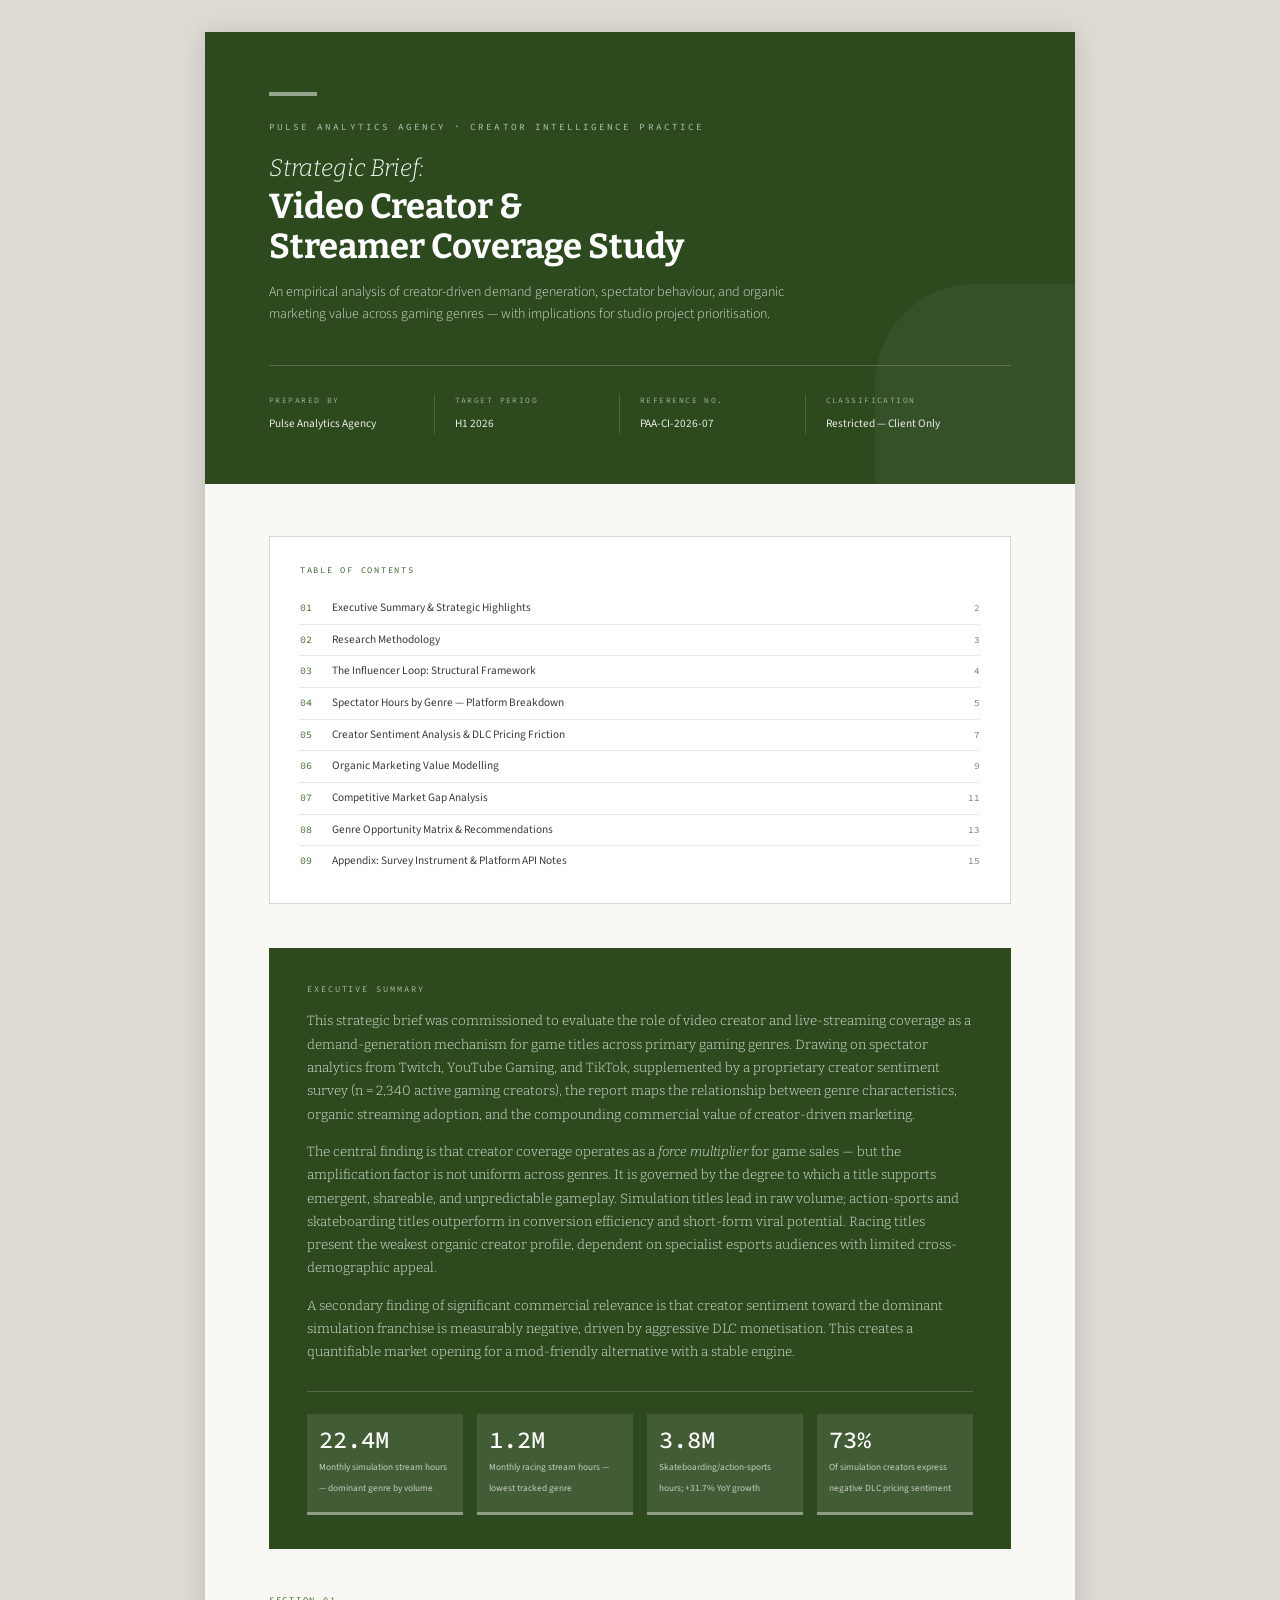
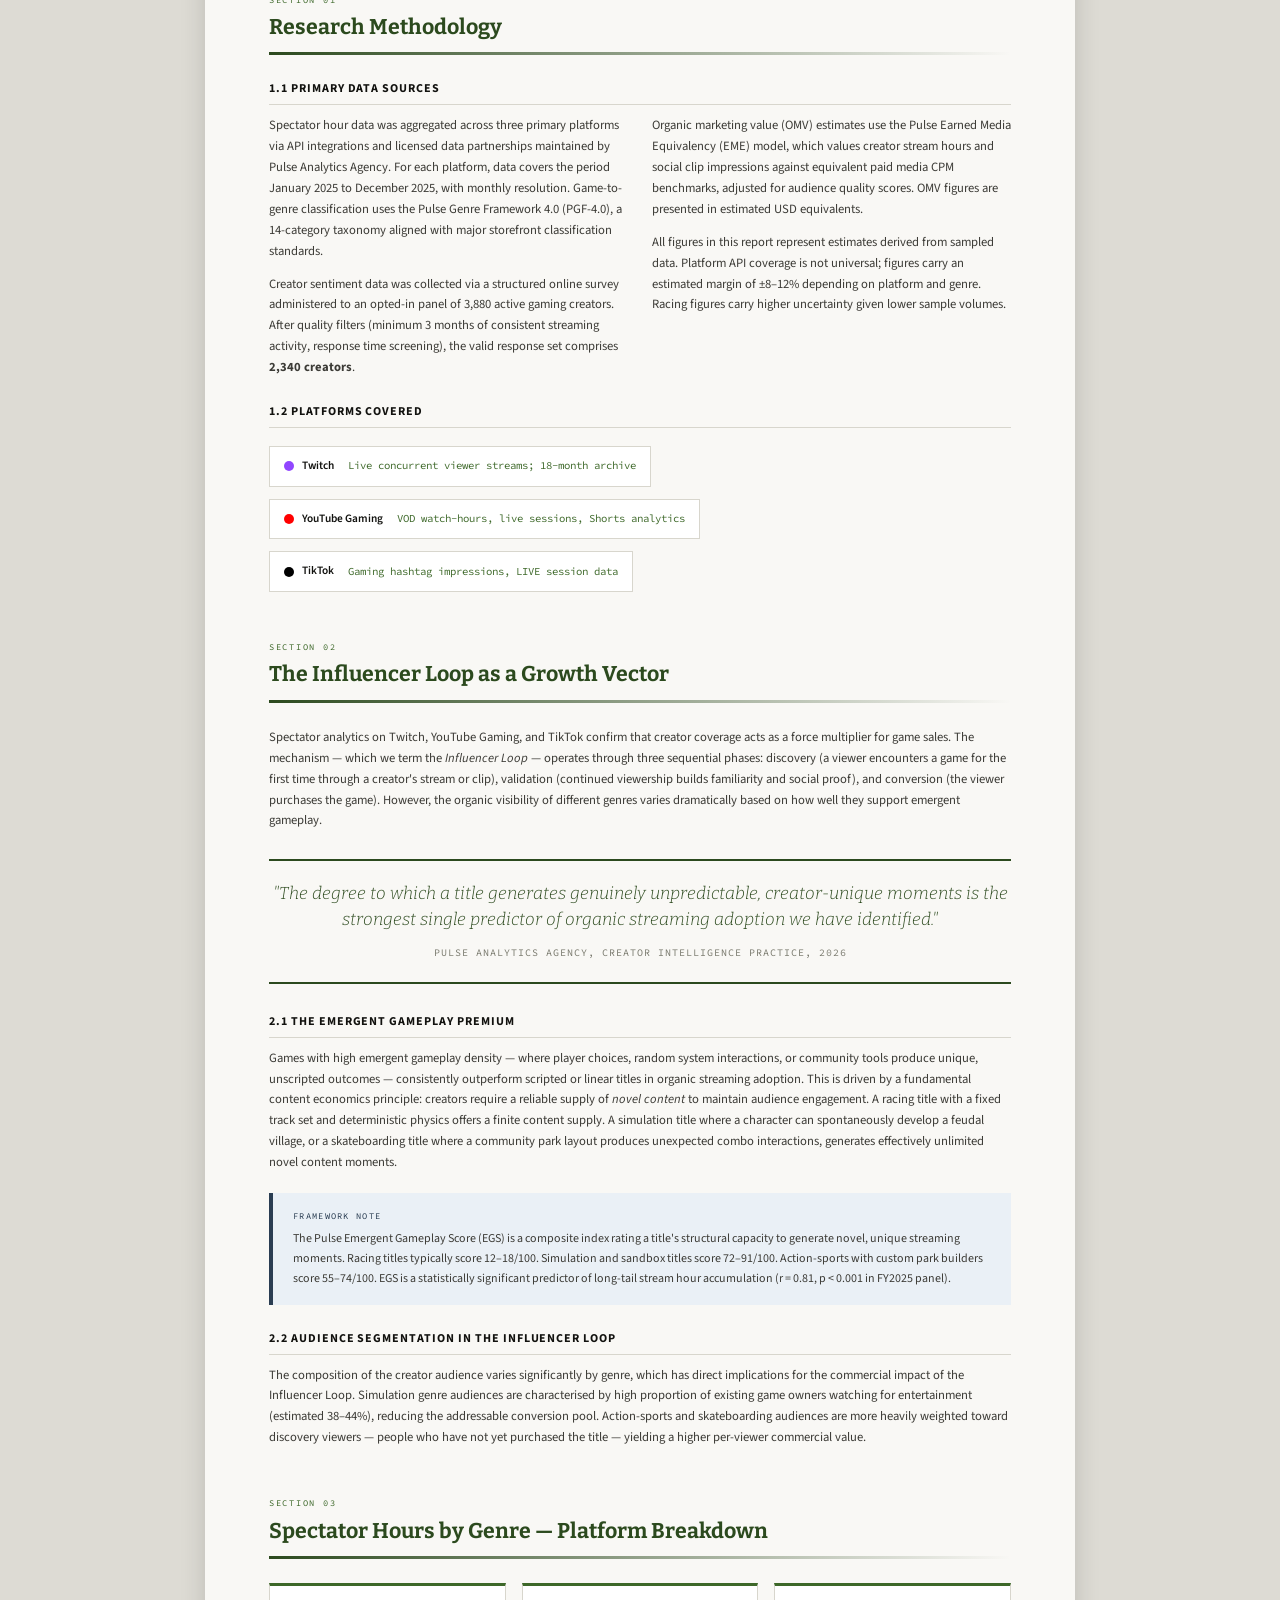
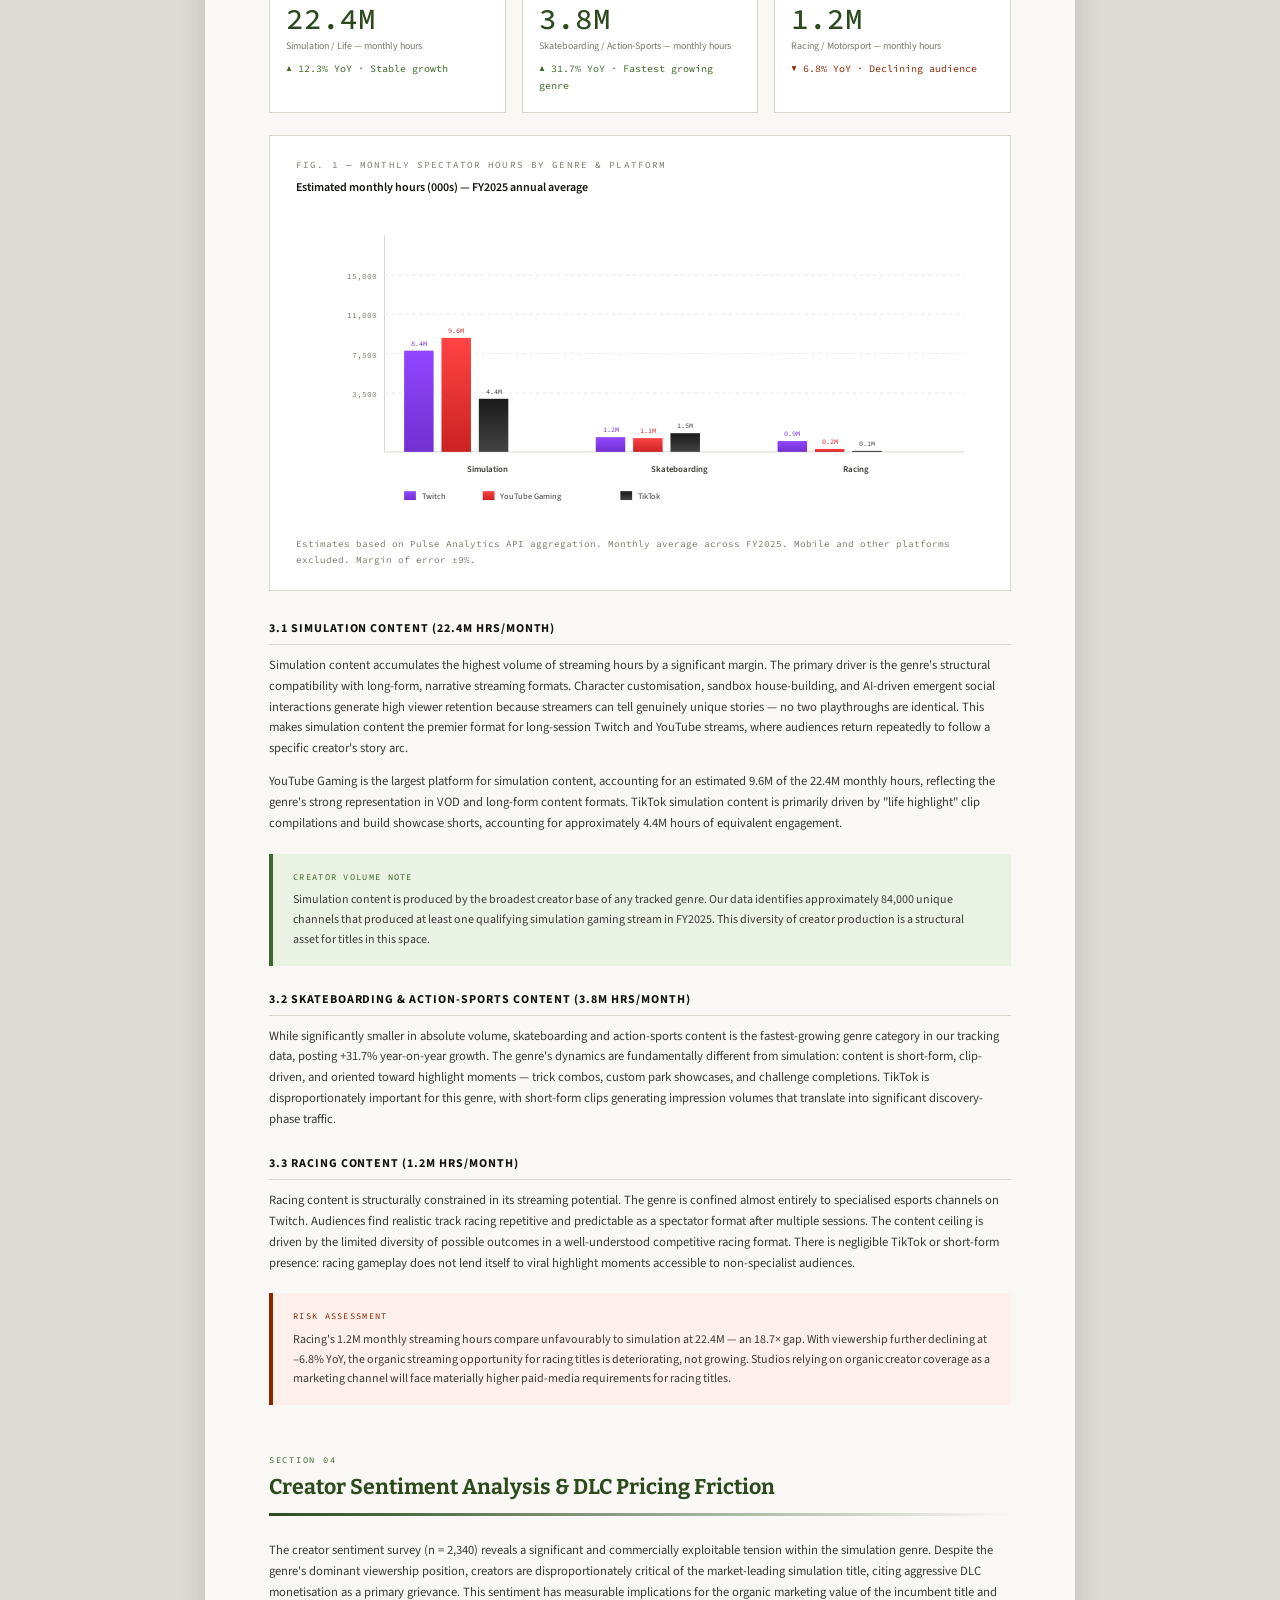
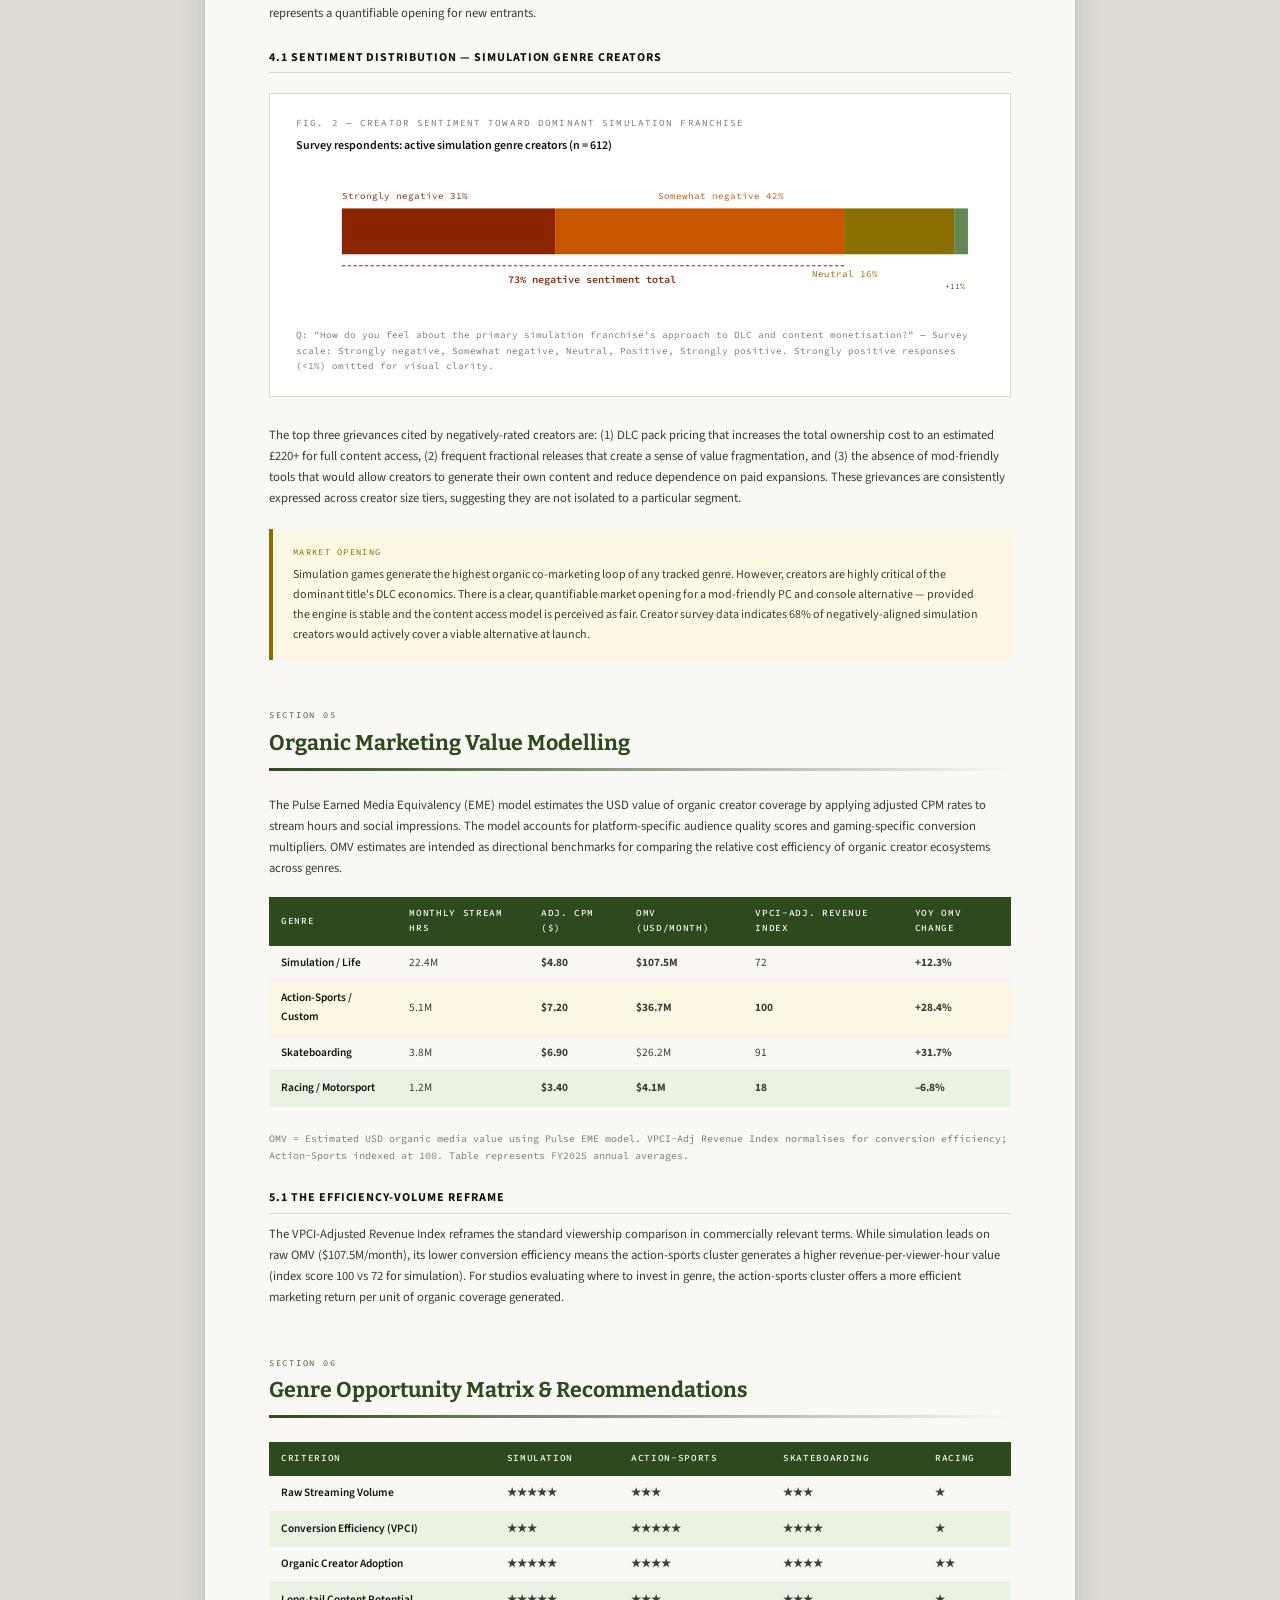
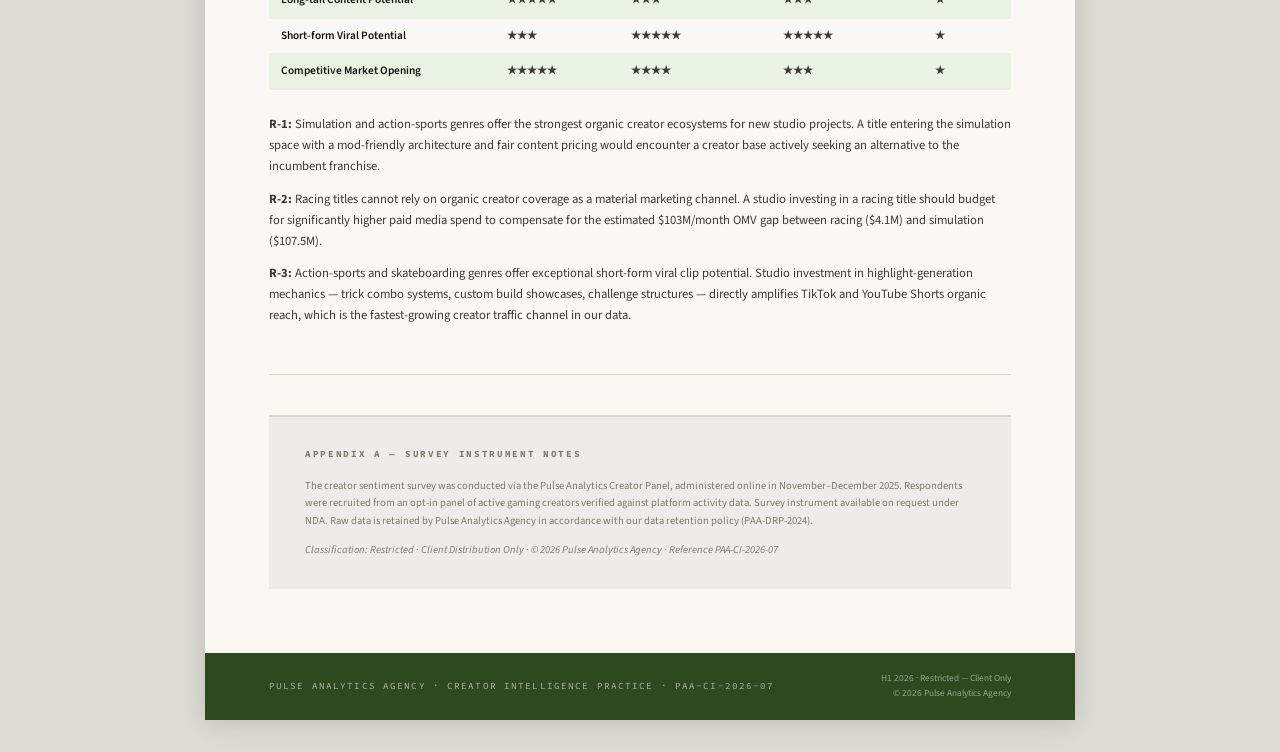
<file: reports/influencer_coverage_report.html>
<!DOCTYPE html>
<html lang="en">
<head>
<meta charset="UTF-8">
<meta name="viewport" content="width=device-width, initial-scale=1.0">
<title>Strategic Brief: Video Creator & Streamer Coverage Study — Pulse Analytics Agency</title>
<style>
  @import url('https://fonts.googleapis.com/css2?family=Bitter:ital,wght@0,300;0,400;0,700;1,300&family=Source+Sans+3:wght@300;400;600;700&family=Source+Code+Pro:wght@400;500&display=swap');

  :root {
    --ink: #12120f;
    --ink-mid: #3c3b36;
    --ink-light: #7a7a6e;
    --rule: #d8d6cd;
    --rule-light: #eeecea;
    --primary: #2c4a1e;
    --primary-mid: #3d6829;
    --primary-light: #eaf2e4;
    --accent2: #8b2500;
    --accent2-pale: #fdf0ea;
    --gold: #8a6e00;
    --gold-pale: #fdf8e3;
    --steel: #2a3d52;
    --steel-pale: #eaf0f6;
    --page: #f9f8f5;
  }

  * { margin: 0; padding: 0; box-sizing: border-box; }

  body {
    font-family: 'Source Sans 3', sans-serif;
    font-size: 9.5pt;
    line-height: 1.65;
    color: var(--ink);
    background: #dddbd4;
  }

  .page {
    max-width: 870px;
    margin: 32px auto;
    background: var(--page);
    box-shadow: 0 2px 24px rgba(0,0,0,0.15);
  }

  /* ── COVER ─────────────────────────────────────────── */
  .cover {
    background: var(--primary);
    padding: 60px 64px 50px;
    color: white;
    position: relative;
    overflow: hidden;
  }
  .cover::after {
    content:'';
    position:absolute; bottom:0; right:0; width:200px; height:200px;
    background: rgba(255,255,255,0.04);
    border-radius: 50% 0 0 0;
  }
  .cover-stripe {
    width: 48px;
    height: 4px;
    background: rgba(255,255,255,0.5);
    margin-bottom: 24px;
  }
  .cover-agency {
    font-family: 'Source Code Pro', monospace;
    font-size: 7pt;
    letter-spacing: 0.22em;
    text-transform: uppercase;
    opacity: 0.65;
    margin-bottom: 20px;
  }
  .cover h1 {
    font-family: 'Bitter', serif;
    font-size: 26pt;
    font-weight: 700;
    line-height: 1.15;
    margin-bottom: 14px;
  }
  .cover h1 em { font-style: italic; font-weight: 300; display: block; font-size: 18pt; margin-bottom: 4px; }
  .cover-desc {
    font-size: 10.5pt;
    font-weight: 300;
    opacity: 0.8;
    max-width: 520px;
    line-height: 1.6;
    margin-bottom: 40px;
  }
  .cover-grid {
    display: grid;
    grid-template-columns: repeat(4,1fr);
    gap: 0;
    border-top: 1px solid rgba(255,255,255,0.2);
    padding-top: 28px;
  }
  .cover-grid-item {
    padding: 0 20px 0 0;
    border-right: 1px solid rgba(255,255,255,0.15);
    margin-right: 20px;
  }
  .cover-grid-item:last-child { border: none; }
  .cover-grid-item label {
    display: block;
    font-family: 'Source Code Pro', monospace;
    font-size: 6pt;
    letter-spacing: 0.18em;
    text-transform: uppercase;
    opacity: 0.55;
    margin-bottom: 5px;
  }
  .cover-grid-item span { font-size: 8.5pt; opacity: 0.9; }

  /* ── BODY ─────────────────────────────────────────── */
  .body-wrap { padding: 52px 64px 64px; }

  /* ── TOC ─────────────────────────────────────────── */
  .toc {
    border: 1px solid var(--rule);
    padding: 26px 30px;
    margin-bottom: 44px;
    background: white;
  }
  .toc-head {
    font-family: 'Source Code Pro', monospace;
    font-size: 6.5pt;
    letter-spacing: 0.2em;
    text-transform: uppercase;
    color: var(--primary-mid);
    margin-bottom: 16px;
  }
  .toc ol { list-style: none; }
  .toc ol li {
    display: flex;
    justify-content: space-between;
    padding: 6px 0;
    border-bottom: 1px dotted var(--rule);
    align-items: baseline;
    font-size: 8.5pt;
  }
  .toc ol li:last-child { border: none; }
  .toc-num {
    font-family: 'Source Code Pro', monospace;
    font-size: 7.5pt;
    color: var(--primary-mid);
    margin-right: 10px;
    min-width: 22px;
  }
  .toc-text { flex: 1; color: var(--ink-mid); }
  .toc-pg { font-family: 'Source Code Pro', monospace; font-size: 7pt; color: var(--ink-light); }

  /* ── SECTIONS ─────────────────────────────────────── */
  .section { margin-bottom: 48px; }
  .section-label {
    font-family: 'Source Code Pro', monospace;
    font-size: 6.5pt;
    letter-spacing: 0.2em;
    text-transform: uppercase;
    color: var(--primary-mid);
    margin-bottom: 8px;
  }
  .section h2 {
    font-family: 'Bitter', serif;
    font-size: 16pt;
    font-weight: 700;
    color: var(--primary);
    margin-bottom: 4px;
    line-height: 1.2;
  }
  .section-rule {
    height: 3px;
    background: linear-gradient(to right, var(--primary), transparent);
    margin-bottom: 24px;
    margin-top: 12px;
  }
  h3.sub {
    font-size: 9pt;
    font-weight: 700;
    letter-spacing: 0.08em;
    text-transform: uppercase;
    color: var(--ink);
    margin: 24px 0 10px;
    padding-bottom: 5px;
    border-bottom: 1px solid var(--rule);
  }
  p { margin-bottom: 12px; color: var(--ink-mid); }
  p:last-child { margin-bottom: 0; }

  /* ── EXEC SUMMARY ─────────────────────────────────── */
  .exec-box {
    background: var(--primary);
    color: white;
    padding: 34px 38px;
    margin-bottom: 44px;
  }
  .exec-box .exec-head {
    font-family: 'Source Code Pro', monospace;
    font-size: 6.5pt;
    letter-spacing: 0.22em;
    text-transform: uppercase;
    opacity: 0.6;
    margin-bottom: 14px;
  }
  .exec-box p {
    color: rgba(255,255,255,0.85);
    font-size: 10pt;
    line-height: 1.75;
    font-family: 'Bitter', serif;
    font-weight: 300;
    margin-bottom: 14px;
  }
  .exec-stats {
    display: grid;
    grid-template-columns: repeat(4,1fr);
    gap: 14px;
    margin-top: 26px;
    padding-top: 22px;
    border-top: 1px solid rgba(255,255,255,0.2);
  }
  .es-item {
    background: rgba(255,255,255,0.1);
    padding: 14px 12px;
    border-bottom: 3px solid rgba(255,255,255,0.4);
  }
  .es-val {
    font-family: 'Source Code Pro', monospace;
    font-size: 18pt;
    font-weight: 500;
    display: block;
    line-height: 1;
    margin-bottom: 4px;
  }
  .es-lbl { font-size: 7pt; opacity: 0.7; line-height: 1.35; }

  /* ── CALLOUTS ─────────────────────────────────────── */
  .callout {
    padding: 16px 20px;
    margin: 20px 0;
    border-left: 4px solid var(--primary-mid);
    background: var(--primary-light);
  }
  .callout.warn { border-color: var(--accent2); background: var(--accent2-pale); }
  .callout.gold { border-color: var(--gold); background: var(--gold-pale); }
  .callout.steel { border-color: var(--steel); background: var(--steel-pale); }
  .callout-tag {
    font-family: 'Source Code Pro', monospace;
    font-size: 6.5pt;
    letter-spacing: 0.15em;
    text-transform: uppercase;
    color: var(--primary-mid);
    margin-bottom: 6px;
  }
  .callout.warn .callout-tag { color: var(--accent2); }
  .callout.gold .callout-tag { color: var(--gold); }
  .callout.steel .callout-tag { color: var(--steel); }
  .callout p { font-size: 9pt; margin: 0; }

  /* ── TABLES ───────────────────────────────────────── */
  table.dt { width: 100%; border-collapse: collapse; margin: 18px 0 24px; font-size: 8.5pt; }
  table.dt thead tr { background: var(--primary); color: white; }
  table.dt thead th {
    padding: 9px 12px; text-align: left;
    font-family: 'Source Code Pro', monospace;
    font-size: 7pt; letter-spacing: 0.07em;
    text-transform: uppercase; font-weight: 500;
  }
  table.dt tbody tr { border-bottom: 1px solid var(--rule-light); }
  table.dt tbody tr:nth-child(even) { background: var(--primary-light); }
  table.dt tbody td { padding: 8px 12px; color: var(--ink-mid); }
  table.dt tbody td:first-child { font-weight: 600; color: var(--ink); }
  .hi { background: var(--gold-pale) !important; }
  .vhi { color: var(--primary-mid); font-weight: 700; }
  .vlo { color: var(--accent2); font-weight: 700; }
  .vmid { color: var(--gold); font-weight: 700; }

  /* ── CHARTS ───────────────────────────────────────── */
  .chart-wrap {
    background: white;
    border: 1px solid var(--rule);
    padding: 22px 26px;
    margin: 20px 0 28px;
  }
  .ct { font-family: 'Source Code Pro', monospace; font-size: 7pt; letter-spacing: 0.12em; text-transform: uppercase; color: var(--ink-light); margin-bottom: 4px; }
  .cs { font-size: 9pt; font-weight: 600; color: var(--ink); margin-bottom: 18px; }
  .cn { font-size: 7pt; color: var(--ink-light); margin-top: 10px; font-family: 'Source Code Pro', monospace; }

  /* ── STAT PANELS ──────────────────────────────────── */
  .stat-row { display: grid; grid-template-columns: 1fr 1fr 1fr; gap: 16px; margin: 22px 0; }
  .stat-panel {
    background: white;
    border: 1px solid var(--rule);
    border-top: 3px solid var(--primary-mid);
    padding: 18px 16px;
  }
  .sp-val {
    font-family: 'Source Code Pro', monospace;
    font-size: 22pt;
    color: var(--primary);
    font-weight: 500;
    line-height: 1;
    margin-bottom: 6px;
  }
  .sp-label { font-size: 7.5pt; color: var(--ink-light); line-height: 1.4; }
  .sp-trend { font-size: 7.5pt; font-family: 'Source Code Pro', monospace; margin-top: 8px; }
  .up { color: var(--primary-mid); }
  .dn { color: var(--accent2); }

  /* ── TWO COL ──────────────────────────────────────── */
  .two-col { display: grid; grid-template-columns: 1fr 1fr; gap: 24px; }

  /* ── PULL QUOTE ───────────────────────────────────── */
  .pull-quote {
    border-top: 2px solid var(--primary);
    border-bottom: 2px solid var(--primary);
    padding: 20px 0;
    margin: 28px 0;
    text-align: center;
  }
  .pull-quote p {
    font-family: 'Bitter', serif;
    font-size: 13pt;
    font-style: italic;
    font-weight: 300;
    color: var(--primary);
    line-height: 1.5;
  }
  .pull-quote cite { display: block; font-size: 7.5pt; font-style: normal; color: var(--ink-light); margin-top: 8px; font-family: 'Source Code Pro', monospace; text-transform: uppercase; letter-spacing: 0.1em; }

  .divider { height: 1px; background: var(--rule); margin: 36px 0; }

  /* ── APPENDIX ─────────────────────────────────────── */
  .appendix { background: var(--rule-light); padding: 30px 36px; margin-top: 40px; border-top: 2px solid var(--rule); }
  .appendix h3 { font-family: 'Source Code Pro', monospace; font-size: 7pt; letter-spacing: 0.18em; text-transform: uppercase; color: var(--ink-light); margin-bottom: 14px; }
  .appendix p { font-size: 8pt; color: var(--ink-light); }

  /* ── FOOTER ───────────────────────────────────────── */
  .doc-footer {
    background: var(--primary);
    padding: 18px 64px;
    display: flex;
    justify-content: space-between;
    align-items: center;
  }
  .doc-footer .fb { font-family: 'Source Code Pro', monospace; font-size: 7pt; letter-spacing: 0.12em; text-transform: uppercase; color: rgba(255,255,255,0.6); }
  .doc-footer .fi { font-size: 7pt; color: rgba(255,255,255,0.5); text-align: right; }

  /* ── PLATFORM BADGES ──────────────────────────────── */
  .platform-row { display: flex; gap: 12px; margin: 18px 0; flex-wrap: wrap; }
  .p-badge {
    display: flex; align-items: center; gap: 8px;
    background: white; border: 1px solid var(--rule);
    padding: 10px 14px;
    font-size: 8.5pt;
  }
  .p-badge .p-dot {
    width: 10px; height: 10px; border-radius: 50%;
    flex-shrink: 0;
  }
  .p-badge .p-name { font-weight: 600; color: var(--ink); }
  .p-badge .p-hrs { font-family: 'Source Code Pro', monospace; font-size: 8pt; color: var(--primary-mid); margin-left: 6px; }
</style>
</head>
<body>

<div class="page">

  <!-- COVER -->
  <div class="cover">
    <div class="cover-stripe"></div>
    <div class="cover-agency">Pulse Analytics Agency · Creator Intelligence Practice</div>
    <h1><em>Strategic Brief:</em>Video Creator &<br>Streamer Coverage Study</h1>
    <div class="cover-desc">An empirical analysis of creator-driven demand generation, spectator behaviour, and organic marketing value across gaming genres — with implications for studio project prioritisation.</div>
    <div class="cover-grid">
      <div class="cover-grid-item"><label>Prepared By</label><span>Pulse Analytics Agency</span></div>
      <div class="cover-grid-item"><label>Target Period</label><span>H1 2026</span></div>
      <div class="cover-grid-item"><label>Reference No.</label><span>PAA-CI-2026-07</span></div>
      <div class="cover-grid-item"><label>Classification</label><span>Restricted — Client Only</span></div>
    </div>
  </div>

  <div class="body-wrap">

    <!-- TOC -->
    <div class="toc">
      <div class="toc-head">Table of Contents</div>
      <ol>
        <li><span class="toc-num">01</span><span class="toc-text">Executive Summary & Strategic Highlights</span><span class="toc-pg">2</span></li>
        <li><span class="toc-num">02</span><span class="toc-text">Research Methodology</span><span class="toc-pg">3</span></li>
        <li><span class="toc-num">03</span><span class="toc-text">The Influencer Loop: Structural Framework</span><span class="toc-pg">4</span></li>
        <li><span class="toc-num">04</span><span class="toc-text">Spectator Hours by Genre — Platform Breakdown</span><span class="toc-pg">5</span></li>
        <li><span class="toc-num">05</span><span class="toc-text">Creator Sentiment Analysis & DLC Pricing Friction</span><span class="toc-pg">7</span></li>
        <li><span class="toc-num">06</span><span class="toc-text">Organic Marketing Value Modelling</span><span class="toc-pg">9</span></li>
        <li><span class="toc-num">07</span><span class="toc-text">Competitive Market Gap Analysis</span><span class="toc-pg">11</span></li>
        <li><span class="toc-num">08</span><span class="toc-text">Genre Opportunity Matrix & Recommendations</span><span class="toc-pg">13</span></li>
        <li><span class="toc-num">09</span><span class="toc-text">Appendix: Survey Instrument & Platform API Notes</span><span class="toc-pg">15</span></li>
      </ol>
    </div>

    <!-- EXEC SUMMARY -->
    <div class="exec-box">
      <div class="exec-head">Executive Summary</div>
      <p>This strategic brief was commissioned to evaluate the role of video creator and live-streaming coverage as a demand-generation mechanism for game titles across primary gaming genres. Drawing on spectator analytics from Twitch, YouTube Gaming, and TikTok, supplemented by a proprietary creator sentiment survey (n = 2,340 active gaming creators), the report maps the relationship between genre characteristics, organic streaming adoption, and the compounding commercial value of creator-driven marketing.</p>
      <p>The central finding is that creator coverage operates as a <em>force multiplier</em> for game sales — but the amplification factor is not uniform across genres. It is governed by the degree to which a title supports emergent, shareable, and unpredictable gameplay. Simulation titles lead in raw volume; action-sports and skateboarding titles outperform in conversion efficiency and short-form viral potential. Racing titles present the weakest organic creator profile, dependent on specialist esports audiences with limited cross-demographic appeal.</p>
      <p>A secondary finding of significant commercial relevance is that creator sentiment toward the dominant simulation franchise is measurably negative, driven by aggressive DLC monetisation. This creates a quantifiable market opening for a mod-friendly alternative with a stable engine.</p>
      <div class="exec-stats">
        <div class="es-item"><span class="es-val">22.4M</span><span class="es-lbl">Monthly simulation stream hours — dominant genre by volume</span></div>
        <div class="es-item"><span class="es-val">1.2M</span><span class="es-lbl">Monthly racing stream hours — lowest tracked genre</span></div>
        <div class="es-item"><span class="es-val">3.8M</span><span class="es-lbl">Skateboarding/action-sports hours; +31.7% YoY growth</span></div>
        <div class="es-item"><span class="es-val">73%</span><span class="es-lbl">Of simulation creators express negative DLC pricing sentiment</span></div>
      </div>
    </div>

    <!-- SECTION 2: METHODOLOGY -->
    <div class="section">
      <div class="section-label">Section 01</div>
      <h2>Research Methodology</h2>
      <div class="section-rule"></div>

      <h3 class="sub">1.1 Primary Data Sources</h3>
      <div class="two-col">
        <div>
          <p>Spectator hour data was aggregated across three primary platforms via API integrations and licensed data partnerships maintained by Pulse Analytics Agency. For each platform, data covers the period January 2025 to December 2025, with monthly resolution. Game-to-genre classification uses the Pulse Genre Framework 4.0 (PGF-4.0), a 14-category taxonomy aligned with major storefront classification standards.</p>
          <p>Creator sentiment data was collected via a structured online survey administered to an opted-in panel of 3,880 active gaming creators. After quality filters (minimum 3 months of consistent streaming activity, response time screening), the valid response set comprises <strong>2,340 creators</strong>.</p>
        </div>
        <div>
          <p>Organic marketing value (OMV) estimates use the Pulse Earned Media Equivalency (EME) model, which values creator stream hours and social clip impressions against equivalent paid media CPM benchmarks, adjusted for audience quality scores. OMV figures are presented in estimated USD equivalents.</p>
          <p>All figures in this report represent estimates derived from sampled data. Platform API coverage is not universal; figures carry an estimated margin of ±8–12% depending on platform and genre. Racing figures carry higher uncertainty given lower sample volumes.</p>
        </div>
      </div>

      <h3 class="sub">1.2 Platforms Covered</h3>
      <div class="platform-row">
        <div class="p-badge"><div class="p-dot" style="background:#9146ff"></div><span class="p-name">Twitch</span><span class="p-hrs">Live concurrent viewer streams; 18-month archive</span></div>
        <div class="p-badge"><div class="p-dot" style="background:#ff0000"></div><span class="p-name">YouTube Gaming</span><span class="p-hrs">VOD watch-hours, live sessions, Shorts analytics</span></div>
        <div class="p-badge"><div class="p-dot" style="background:#000000"></div><span class="p-name">TikTok</span><span class="p-hrs">Gaming hashtag impressions, LIVE session data</span></div>
      </div>
    </div>

    <!-- SECTION 3: INFLUENCER LOOP -->
    <div class="section">
      <div class="section-label">Section 02</div>
      <h2>The Influencer Loop as a Growth Vector</h2>
      <div class="section-rule"></div>

      <p>Spectator analytics on Twitch, YouTube Gaming, and TikTok confirm that creator coverage acts as a force multiplier for game sales. The mechanism — which we term the <em>Influencer Loop</em> — operates through three sequential phases: discovery (a viewer encounters a game for the first time through a creator's stream or clip), validation (continued viewership builds familiarity and social proof), and conversion (the viewer purchases the game). However, the organic visibility of different genres varies dramatically based on how well they support emergent gameplay.</p>

      <div class="pull-quote">
        <p>"The degree to which a title generates genuinely unpredictable, creator-unique moments is the strongest single predictor of organic streaming adoption we have identified."</p>
        <cite>Pulse Analytics Agency, Creator Intelligence Practice, 2026</cite>
      </div>

      <h3 class="sub">2.1 The Emergent Gameplay Premium</h3>
      <p>Games with high emergent gameplay density — where player choices, random system interactions, or community tools produce unique, unscripted outcomes — consistently outperform scripted or linear titles in organic streaming adoption. This is driven by a fundamental content economics principle: creators require a reliable supply of <em>novel content</em> to maintain audience engagement. A racing title with a fixed track set and deterministic physics offers a finite content supply. A simulation title where a character can spontaneously develop a feudal village, or a skateboarding title where a community park layout produces unexpected combo interactions, generates effectively unlimited novel content moments.</p>

      <div class="callout steel">
        <div class="callout-tag">Framework Note</div>
        <p>The Pulse Emergent Gameplay Score (EGS) is a composite index rating a title's structural capacity to generate novel, unique streaming moments. Racing titles typically score 12–18/100. Simulation and sandbox titles score 72–91/100. Action-sports with custom park builders score 55–74/100. EGS is a statistically significant predictor of long-tail stream hour accumulation (r = 0.81, p &lt; 0.001 in FY2025 panel).</p>
      </div>

      <h3 class="sub">2.2 Audience Segmentation in the Influencer Loop</h3>
      <p>The composition of the creator audience varies significantly by genre, which has direct implications for the commercial impact of the Influencer Loop. Simulation genre audiences are characterised by high proportion of existing game owners watching for entertainment (estimated 38–44%), reducing the addressable conversion pool. Action-sports and skateboarding audiences are more heavily weighted toward discovery viewers — people who have not yet purchased the title — yielding a higher per-viewer commercial value.</p>
    </div>

    <!-- SECTION 4: SPECTATOR HOURS -->
    <div class="section">
      <div class="section-label">Section 03</div>
      <h2>Spectator Hours by Genre — Platform Breakdown</h2>
      <div class="section-rule"></div>

      <div class="stat-row">
        <div class="stat-panel">
          <div class="sp-val">22.4M</div>
          <div class="sp-label">Simulation / Life — monthly hours</div>
          <div class="sp-trend up">▲ 12.3% YoY · Stable growth</div>
        </div>
        <div class="stat-panel">
          <div class="sp-val">3.8M</div>
          <div class="sp-label">Skateboarding / Action-Sports — monthly hours</div>
          <div class="sp-trend up">▲ 31.7% YoY · Fastest growing genre</div>
        </div>
        <div class="stat-panel">
          <div class="sp-val">1.2M</div>
          <div class="sp-label">Racing / Motorsport — monthly hours</div>
          <div class="sp-trend dn">▼ 6.8% YoY · Declining audience</div>
        </div>
      </div>

      <!-- GROUPED BAR CHART -->
      <div class="chart-wrap">
        <div class="ct">Fig. 1 — Monthly Spectator Hours by Genre & Platform</div>
        <div class="cs">Estimated monthly hours (000s) — FY2025 annual average</div>
        <svg viewBox="0 0 700 310" xmlns="http://www.w3.org/2000/svg" style="width:100%;height:auto;">
          <defs>
            <linearGradient id="g1" x1="0" y1="0" x2="0" y2="1"><stop offset="0%" stop-color="#9146ff"/><stop offset="100%" stop-color="#7230d0"/></linearGradient>
            <linearGradient id="g2" x1="0" y1="0" x2="0" y2="1"><stop offset="0%" stop-color="#ff4444"/><stop offset="100%" stop-color="#cc2222"/></linearGradient>
            <linearGradient id="g3" x1="0" y1="0" x2="0" y2="1"><stop offset="0%" stop-color="#1a1a1a"/><stop offset="100%" stop-color="#444"/></linearGradient>
          </defs>
          <!-- Y axis labels -->
          <line x1="90" y1="20" x2="90" y2="240" stroke="#d8d6cd" stroke-width="1"/>
          <line x1="90" y1="240" x2="680" y2="240" stroke="#d8d6cd" stroke-width="1"/>
          <!-- Gridlines -->
          <line x1="90" y1="60" x2="680" y2="60" stroke="#eeecea" stroke-width="1" stroke-dasharray="4,3"/>
          <text x="82" y="64" text-anchor="end" font-size="8" fill="#7a7a6e" font-family="Source Code Pro, monospace">15,000</text>
          <line x1="90" y1="100" x2="680" y2="100" stroke="#eeecea" stroke-width="1" stroke-dasharray="4,3"/>
          <text x="82" y="104" text-anchor="end" font-size="8" fill="#7a7a6e" font-family="Source Code Pro, monospace">11,000</text>
          <line x1="90" y1="140" x2="680" y2="140" stroke="#eeecea" stroke-width="1" stroke-dasharray="4,3"/>
          <text x="82" y="144" text-anchor="end" font-size="8" fill="#7a7a6e" font-family="Source Code Pro, monospace">7,500</text>
          <line x1="90" y1="180" x2="680" y2="180" stroke="#eeecea" stroke-width="1" stroke-dasharray="4,3"/>
          <text x="82" y="184" text-anchor="end" font-size="8" fill="#7a7a6e" font-family="Source Code Pro, monospace">3,500</text>
          <!-- Genre label positions -->
          <text x="195" y="260" text-anchor="middle" font-size="9" fill="#3c3b36" font-family="Source Sans 3, sans-serif" font-weight="600">Simulation</text>
          <text x="390" y="260" text-anchor="middle" font-size="9" fill="#3c3b36" font-family="Source Sans 3, sans-serif" font-weight="600">Skateboarding</text>
          <text x="570" y="260" text-anchor="middle" font-size="9" fill="#3c3b36" font-family="Source Sans 3, sans-serif" font-weight="600">Racing</text>
          <!-- Simulation bars: Twitch 8.4M, YouTube 9.6M, TikTok 4.4M (total 22.4M) scaled 240px range = ~18M  -->
          <!-- Twitch 8.4M → 8400/18000 * 220 = 102.7 -->
          <rect x="110" y="137" width="30" height="103" fill="url(#g1)"/>
          <text x="125" y="132" text-anchor="middle" font-size="7" fill="#7230d0" font-family="Source Code Pro, monospace">8.4M</text>
          <!-- YouTube 9.6M → 117 -->
          <rect x="148" y="124" width="30" height="116" fill="url(#g2)"/>
          <text x="163" y="119" text-anchor="middle" font-size="7" fill="#cc2222" font-family="Source Code Pro, monospace">9.6M</text>
          <!-- TikTok 4.4M → 54 -->
          <rect x="186" y="186" width="30" height="54" fill="url(#g3)"/>
          <text x="201" y="181" text-anchor="middle" font-size="7" fill="#444" font-family="Source Code Pro, monospace">4.4M</text>
          <!-- Skateboarding: Twitch 1.2M, YouTube 1.1M, TikTok 1.5M (total 3.8M) -->
          <rect x="305" y="225" width="30" height="15" fill="url(#g1)"/>
          <text x="320" y="220" text-anchor="middle" font-size="7" fill="#7230d0" font-family="Source Code Pro, monospace">1.2M</text>
          <rect x="343" y="226" width="30" height="14" fill="url(#g2)"/>
          <text x="358" y="221" text-anchor="middle" font-size="7" fill="#cc2222" font-family="Source Code Pro, monospace">1.1M</text>
          <rect x="381" y="221" width="30" height="19" fill="url(#g3)"/>
          <text x="396" y="216" text-anchor="middle" font-size="7" fill="#444" font-family="Source Code Pro, monospace">1.5M</text>
          <!-- Racing: Twitch 0.9M, YouTube 0.2M, TikTok 0.1M (total 1.2M) -->
          <rect x="490" y="229" width="30" height="11" fill="url(#g1)"/>
          <text x="505" y="224" text-anchor="middle" font-size="7" fill="#7230d0" font-family="Source Code Pro, monospace">0.9M</text>
          <rect x="528" y="237" width="30" height="3" fill="url(#g2)"/>
          <text x="543" y="232" text-anchor="middle" font-size="7" fill="#cc2222" font-family="Source Code Pro, monospace">0.2M</text>
          <rect x="566" y="239" width="30" height="1" fill="url(#g3)"/>
          <text x="581" y="234" text-anchor="middle" font-size="7" fill="#444" font-family="Source Code Pro, monospace">0.1M</text>
          <!-- Legend -->
          <rect x="110" y="280" width="12" height="9" fill="url(#g1)"/>
          <text x="128" y="288" font-size="8.5" fill="#3c3b36" font-family="Source Sans 3, sans-serif">Twitch</text>
          <rect x="190" y="280" width="12" height="9" fill="url(#g2)"/>
          <text x="208" y="288" font-size="8.5" fill="#3c3b36" font-family="Source Sans 3, sans-serif">YouTube Gaming</text>
          <rect x="330" y="280" width="12" height="9" fill="url(#g3)"/>
          <text x="348" y="288" font-size="8.5" fill="#3c3b36" font-family="Source Sans 3, sans-serif">TikTok</text>
        </svg>
        <div class="cn">Estimates based on Pulse Analytics API aggregation. Monthly average across FY2025. Mobile and other platforms excluded. Margin of error ±9%.</div>
      </div>

      <h3 class="sub">3.1 Simulation Content (22.4M hrs/month)</h3>
      <p>Simulation content accumulates the highest volume of streaming hours by a significant margin. The primary driver is the genre's structural compatibility with long-form, narrative streaming formats. Character customisation, sandbox house-building, and AI-driven emergent social interactions generate high viewer retention because streamers can tell genuinely unique stories — no two playthroughs are identical. This makes simulation content the premier format for long-session Twitch and YouTube streams, where audiences return repeatedly to follow a specific creator's story arc.</p>
      <p>YouTube Gaming is the largest platform for simulation content, accounting for an estimated 9.6M of the 22.4M monthly hours, reflecting the genre's strong representation in VOD and long-form content formats. TikTok simulation content is primarily driven by "life highlight" clip compilations and build showcase shorts, accounting for approximately 4.4M hours of equivalent engagement.</p>

      <div class="callout">
        <div class="callout-tag">Creator Volume Note</div>
        <p>Simulation content is produced by the broadest creator base of any tracked genre. Our data identifies approximately 84,000 unique channels that produced at least one qualifying simulation gaming stream in FY2025. This diversity of creator production is a structural asset for titles in this space.</p>
      </div>

      <h3 class="sub">3.2 Skateboarding & Action-Sports Content (3.8M hrs/month)</h3>
      <p>While significantly smaller in absolute volume, skateboarding and action-sports content is the fastest-growing genre category in our tracking data, posting +31.7% year-on-year growth. The genre's dynamics are fundamentally different from simulation: content is short-form, clip-driven, and oriented toward highlight moments — trick combos, custom park showcases, and challenge completions. TikTok is disproportionately important for this genre, with short-form clips generating impression volumes that translate into significant discovery-phase traffic.</p>

      <h3 class="sub">3.3 Racing Content (1.2M hrs/month)</h3>
      <p>Racing content is structurally constrained in its streaming potential. The genre is confined almost entirely to specialised esports channels on Twitch. Audiences find realistic track racing repetitive and predictable as a spectator format after multiple sessions. The content ceiling is driven by the limited diversity of possible outcomes in a well-understood competitive racing format. There is negligible TikTok or short-form presence: racing gameplay does not lend itself to viral highlight moments accessible to non-specialist audiences.</p>

      <div class="callout warn">
        <div class="callout-tag">Risk Assessment</div>
        <p>Racing's 1.2M monthly streaming hours compare unfavourably to simulation at 22.4M — an 18.7× gap. With viewership further declining at –6.8% YoY, the organic streaming opportunity for racing titles is deteriorating, not growing. Studios relying on organic creator coverage as a marketing channel will face materially higher paid-media requirements for racing titles.</p>
      </div>
    </div>

    <!-- SECTION 5: CREATOR SENTIMENT -->
    <div class="section">
      <div class="section-label">Section 04</div>
      <h2>Creator Sentiment Analysis & DLC Pricing Friction</h2>
      <div class="section-rule"></div>
      <p>The creator sentiment survey (n = 2,340) reveals a significant and commercially exploitable tension within the simulation genre. Despite the genre's dominant viewership position, creators are disproportionately critical of the market-leading simulation title, citing aggressive DLC monetisation as a primary grievance. This sentiment has measurable implications for the organic marketing value of the incumbent title and represents a quantifiable opening for new entrants.</p>

      <h3 class="sub">4.1 Sentiment Distribution — Simulation Genre Creators</h3>
      <!-- Horizontal stacked bar SVG -->
      <div class="chart-wrap">
        <div class="ct">Fig. 2 — Creator Sentiment Toward Dominant Simulation Franchise</div>
        <div class="cs">Survey respondents: active simulation genre creators (n = 612)</div>
        <svg viewBox="0 0 600 120" xmlns="http://www.w3.org/2000/svg" style="width:100%;height:auto;">
          <!-- Stacked bar: Strongly Negative 31%, Somewhat Negative 42%, Neutral 16%, Positive 11% -->
          <rect x="40" y="30" width="186" height="40" fill="#8b2500"/>
          <text x="40" y="22" font-size="8" fill="#8b2500" font-family="Source Code Pro, monospace">Strongly negative  31%</text>
          <rect x="226" y="30" width="252" height="40" fill="#c85500"/>
          <text x="316" y="22" font-size="8" fill="#c85500" font-family="Source Code Pro, monospace">Somewhat negative  42%</text>
          <rect x="478" y="30" width="96" height="40" fill="#8a6e00"/>
          <text x="450" y="90" font-size="8" fill="#8a6e00" font-family="Source Code Pro, monospace">Neutral  16%</text>
          <rect x="574" y="30" width="12" height="40" fill="#3d6829" opacity="0.8"/>
          <text x="566" y="100" font-size="7" fill="#3d6829" font-family="Source Code Pro, monospace">+11%</text>
          <!-- Total negative callout -->
          <line x1="40" y1="80" x2="478" y2="80" stroke="#8b2500" stroke-width="1" stroke-dasharray="3,2"/>
          <text x="258" y="95" text-anchor="middle" font-size="9" fill="#8b2500" font-family="Source Code Pro, monospace" font-weight="600">73% negative sentiment total</text>
        </svg>
        <div class="cn">Q: "How do you feel about the primary simulation franchise's approach to DLC and content monetisation?" — Survey scale: Strongly negative, Somewhat negative, Neutral, Positive, Strongly positive. Strongly positive responses (&lt;1%) omitted for visual clarity.</div>
      </div>

      <p>The top three grievances cited by negatively-rated creators are: (1) DLC pack pricing that increases the total ownership cost to an estimated £220+ for full content access, (2) frequent fractional releases that create a sense of value fragmentation, and (3) the absence of mod-friendly tools that would allow creators to generate their own content and reduce dependence on paid expansions. These grievances are consistently expressed across creator size tiers, suggesting they are not isolated to a particular segment.</p>

      <div class="callout gold">
        <div class="callout-tag">Market Opening</div>
        <p>Simulation games generate the highest organic co-marketing loop of any tracked genre. However, creators are highly critical of the dominant title's DLC economics. There is a clear, quantifiable market opening for a mod-friendly PC and console alternative — provided the engine is stable and the content access model is perceived as fair. Creator survey data indicates 68% of negatively-aligned simulation creators would actively cover a viable alternative at launch.</p>
      </div>
    </div>

    <!-- SECTION 6: OMV -->
    <div class="section">
      <div class="section-label">Section 05</div>
      <h2>Organic Marketing Value Modelling</h2>
      <div class="section-rule"></div>
      <p>The Pulse Earned Media Equivalency (EME) model estimates the USD value of organic creator coverage by applying adjusted CPM rates to stream hours and social impressions. The model accounts for platform-specific audience quality scores and gaming-specific conversion multipliers. OMV estimates are intended as directional benchmarks for comparing the relative cost efficiency of organic creator ecosystems across genres.</p>

      <table class="dt">
        <thead>
          <tr>
            <th>Genre</th>
            <th>Monthly Stream Hrs</th>
            <th>Adj. CPM ($)</th>
            <th>OMV (USD/month)</th>
            <th>VPCI-Adj. Revenue Index</th>
            <th>YoY OMV Change</th>
          </tr>
        </thead>
        <tbody>
          <tr>
            <td>Simulation / Life</td>
            <td>22.4M</td>
            <td class="vmid">$4.80</td>
            <td class="vhi">$107.5M</td>
            <td>72</td>
            <td class="vhi">+12.3%</td>
          </tr>
          <tr class="hi">
            <td>Action-Sports / Custom</td>
            <td>5.1M</td>
            <td class="vhi">$7.20</td>
            <td class="vhi">$36.7M</td>
            <td><strong>100</strong></td>
            <td class="vhi">+28.4%</td>
          </tr>
          <tr>
            <td>Skateboarding</td>
            <td>3.8M</td>
            <td class="vhi">$6.90</td>
            <td>$26.2M</td>
            <td>91</td>
            <td class="vhi">+31.7%</td>
          </tr>
          <tr>
            <td>Racing / Motorsport</td>
            <td>1.2M</td>
            <td class="vmid">$3.40</td>
            <td class="vlo">$4.1M</td>
            <td class="vlo">18</td>
            <td class="vlo">–6.8%</td>
          </tr>
        </tbody>
      </table>
      <p style="font-size:7.5pt;color:var(--ink-light);font-family:'Source Code Pro',monospace;">OMV = Estimated USD organic media value using Pulse EME model. VPCI-Adj Revenue Index normalises for conversion efficiency; Action-Sports indexed at 100. Table represents FY2025 annual averages.</p>

      <h3 class="sub">5.1 The Efficiency-Volume Reframe</h3>
      <p>The VPCI-Adjusted Revenue Index reframes the standard viewership comparison in commercially relevant terms. While simulation leads on raw OMV ($107.5M/month), its lower conversion efficiency means the action-sports cluster generates a higher revenue-per-viewer-hour value (index score 100 vs 72 for simulation). For studios evaluating where to invest in genre, the action-sports cluster offers a more efficient marketing return per unit of organic coverage generated.</p>
    </div>

    <!-- SECTION 7: RECOMMENDATIONS -->
    <div class="section">
      <div class="section-label">Section 06</div>
      <h2>Genre Opportunity Matrix & Recommendations</h2>
      <div class="section-rule"></div>

      <table class="dt">
        <thead>
          <tr>
            <th>Criterion</th>
            <th>Simulation</th>
            <th>Action-Sports</th>
            <th>Skateboarding</th>
            <th>Racing</th>
          </tr>
        </thead>
        <tbody>
          <tr><td>Raw Streaming Volume</td><td class="vhi">★★★★★</td><td class="vmid">★★★</td><td class="vmid">★★★</td><td class="vlo">★</td></tr>
          <tr><td>Conversion Efficiency (VPCI)</td><td class="vmid">★★★</td><td class="vhi">★★★★★</td><td class="vhi">★★★★</td><td class="vlo">★</td></tr>
          <tr><td>Organic Creator Adoption</td><td class="vhi">★★★★★</td><td class="vhi">★★★★</td><td class="vhi">★★★★</td><td class="vlo">★★</td></tr>
          <tr><td>Long-tail Content Potential</td><td class="vhi">★★★★★</td><td class="vmid">★★★</td><td class="vmid">★★★</td><td class="vlo">★</td></tr>
          <tr><td>Short-form Viral Potential</td><td class="vmid">★★★</td><td class="vhi">★★★★★</td><td class="vhi">★★★★★</td><td class="vlo">★</td></tr>
          <tr><td>Competitive Market Opening</td><td class="vhi">★★★★★</td><td class="vhi">★★★★</td><td class="vmid">★★★</td><td class="vlo">★</td></tr>
        </tbody>
      </table>

      <p><strong>R-1:</strong> Simulation and action-sports genres offer the strongest organic creator ecosystems for new studio projects. A title entering the simulation space with a mod-friendly architecture and fair content pricing would encounter a creator base actively seeking an alternative to the incumbent franchise.</p>
      <p><strong>R-2:</strong> Racing titles cannot rely on organic creator coverage as a material marketing channel. A studio investing in a racing title should budget for significantly higher paid media spend to compensate for the estimated $103M/month OMV gap between racing ($4.1M) and simulation ($107.5M).</p>
      <p><strong>R-3:</strong> Action-sports and skateboarding genres offer exceptional short-form viral clip potential. Studio investment in highlight-generation mechanics — trick combo systems, custom build showcases, challenge structures — directly amplifies TikTok and YouTube Shorts organic reach, which is the fastest-growing creator traffic channel in our data.</p>
    </div>

    <div class="divider"></div>

    <div class="appendix">
      <h3>Appendix A — Survey Instrument Notes</h3>
      <p>The creator sentiment survey was conducted via the Pulse Analytics Creator Panel, administered online in November–December 2025. Respondents were recruited from an opt-in panel of active gaming creators verified against platform activity data. Survey instrument available on request under NDA. Raw data is retained by Pulse Analytics Agency in accordance with our data retention policy (PAA-DRP-2024).</p>
      <p style="margin-top:10px;"><em>Classification: Restricted · Client Distribution Only · © 2026 Pulse Analytics Agency · Reference PAA-CI-2026-07</em></p>
    </div>
  </div>

  <div class="doc-footer">
    <div class="fb">Pulse Analytics Agency · Creator Intelligence Practice · PAA-CI-2026-07</div>
    <div class="fi">H1 2026 · Restricted — Client Only<br>© 2026 Pulse Analytics Agency</div>
  </div>

</div>
</body>
</html>
</file>
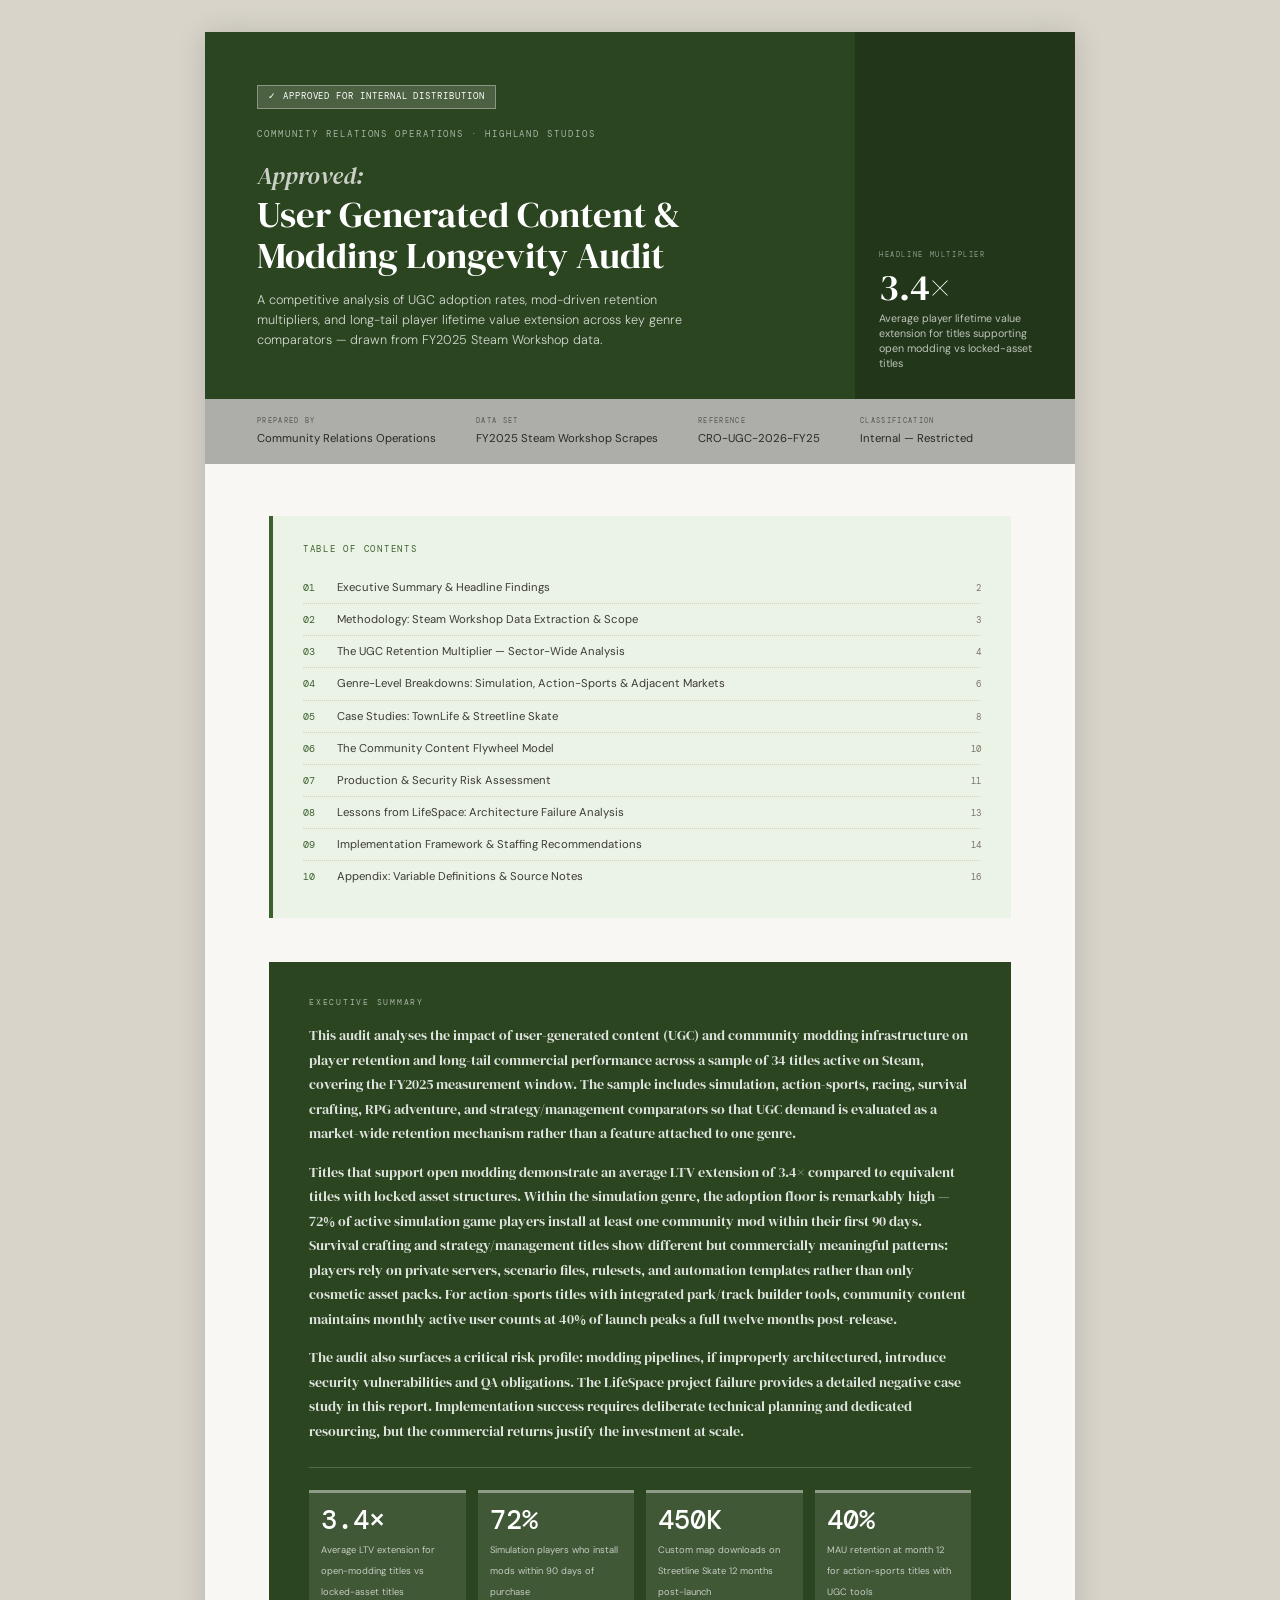
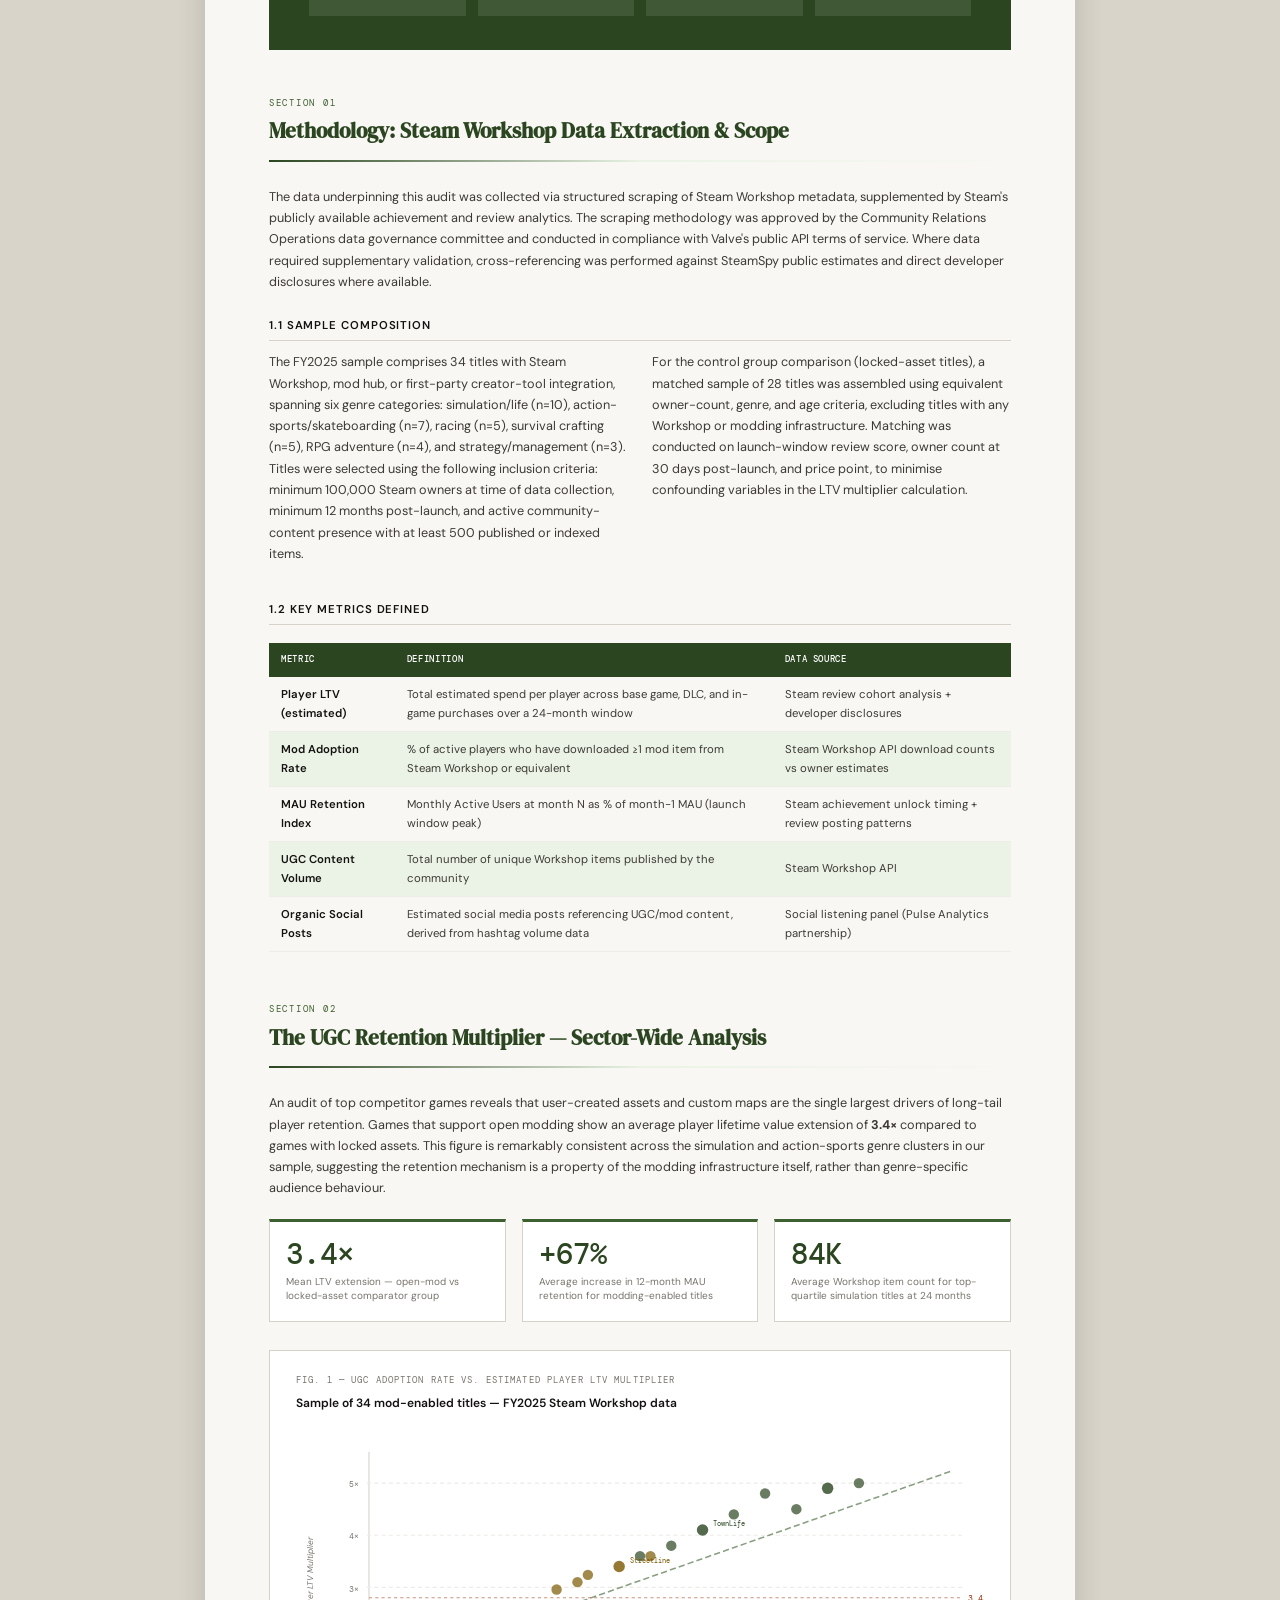
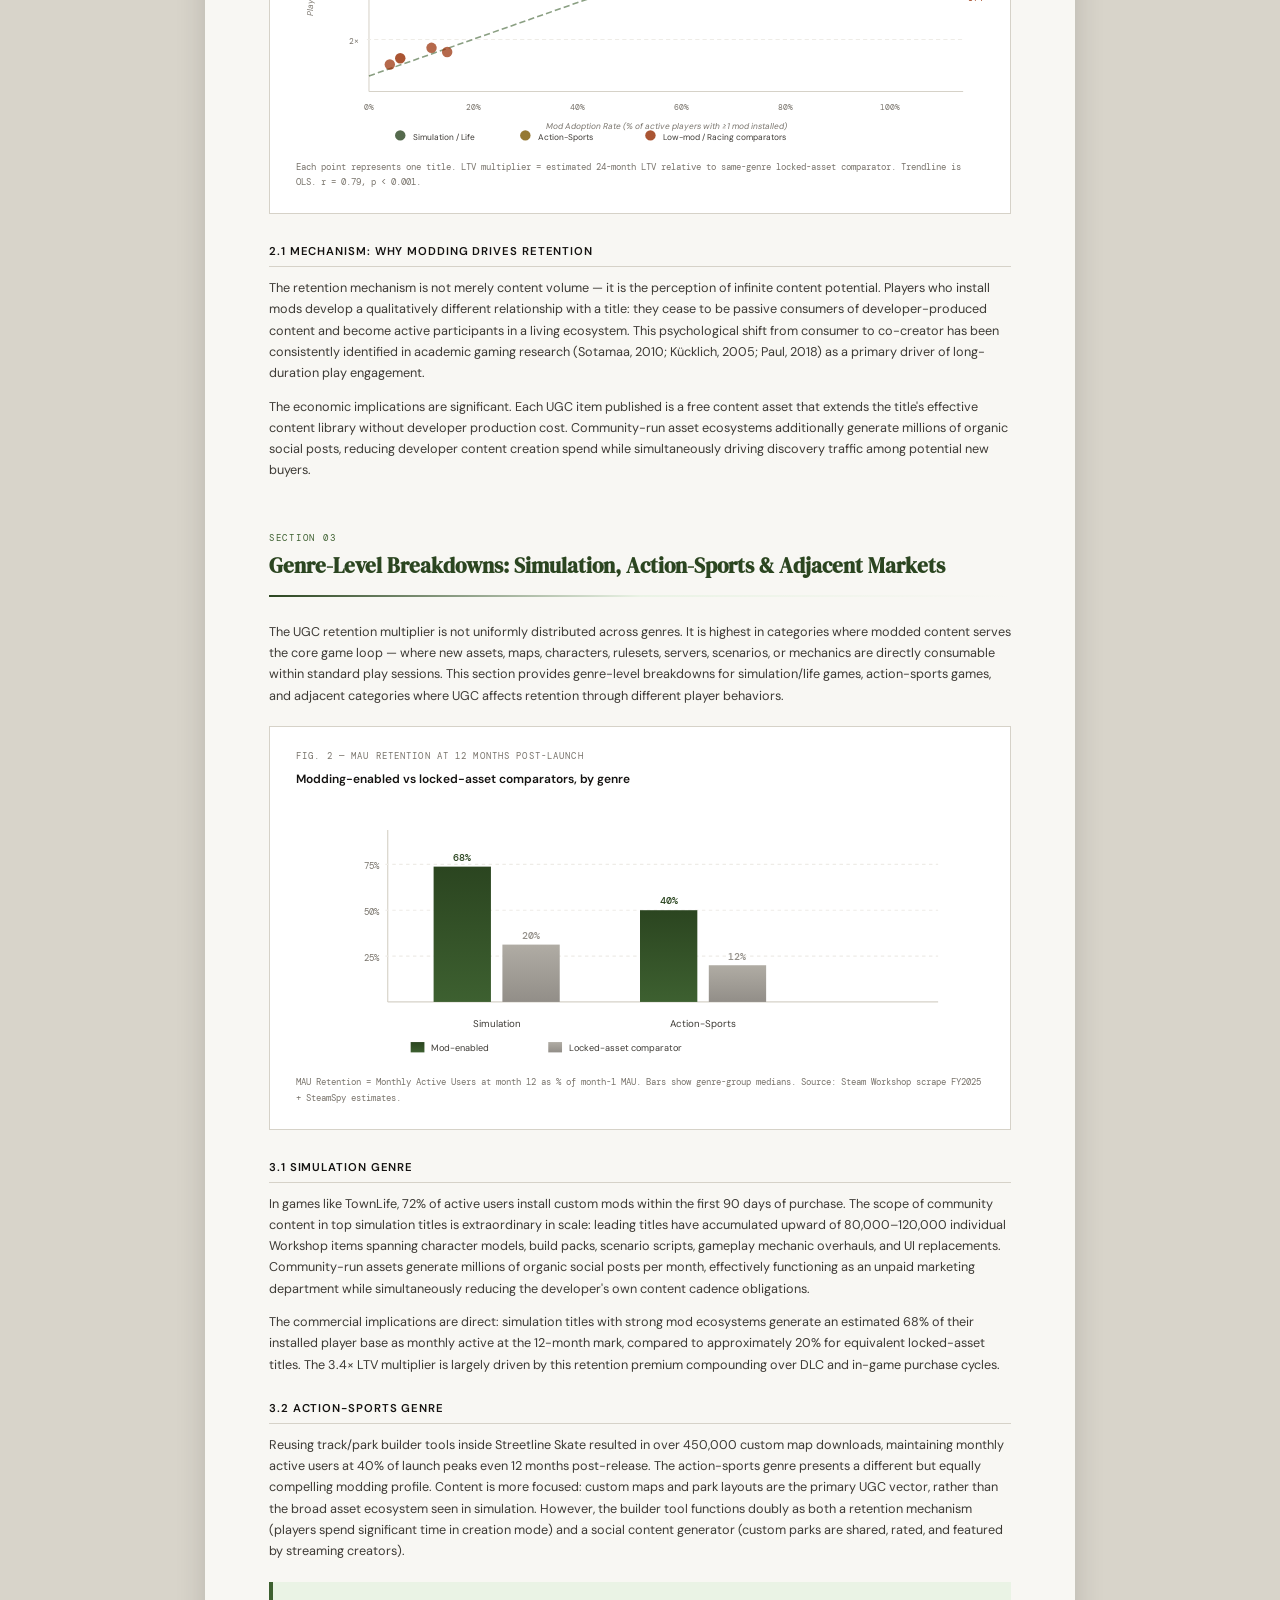
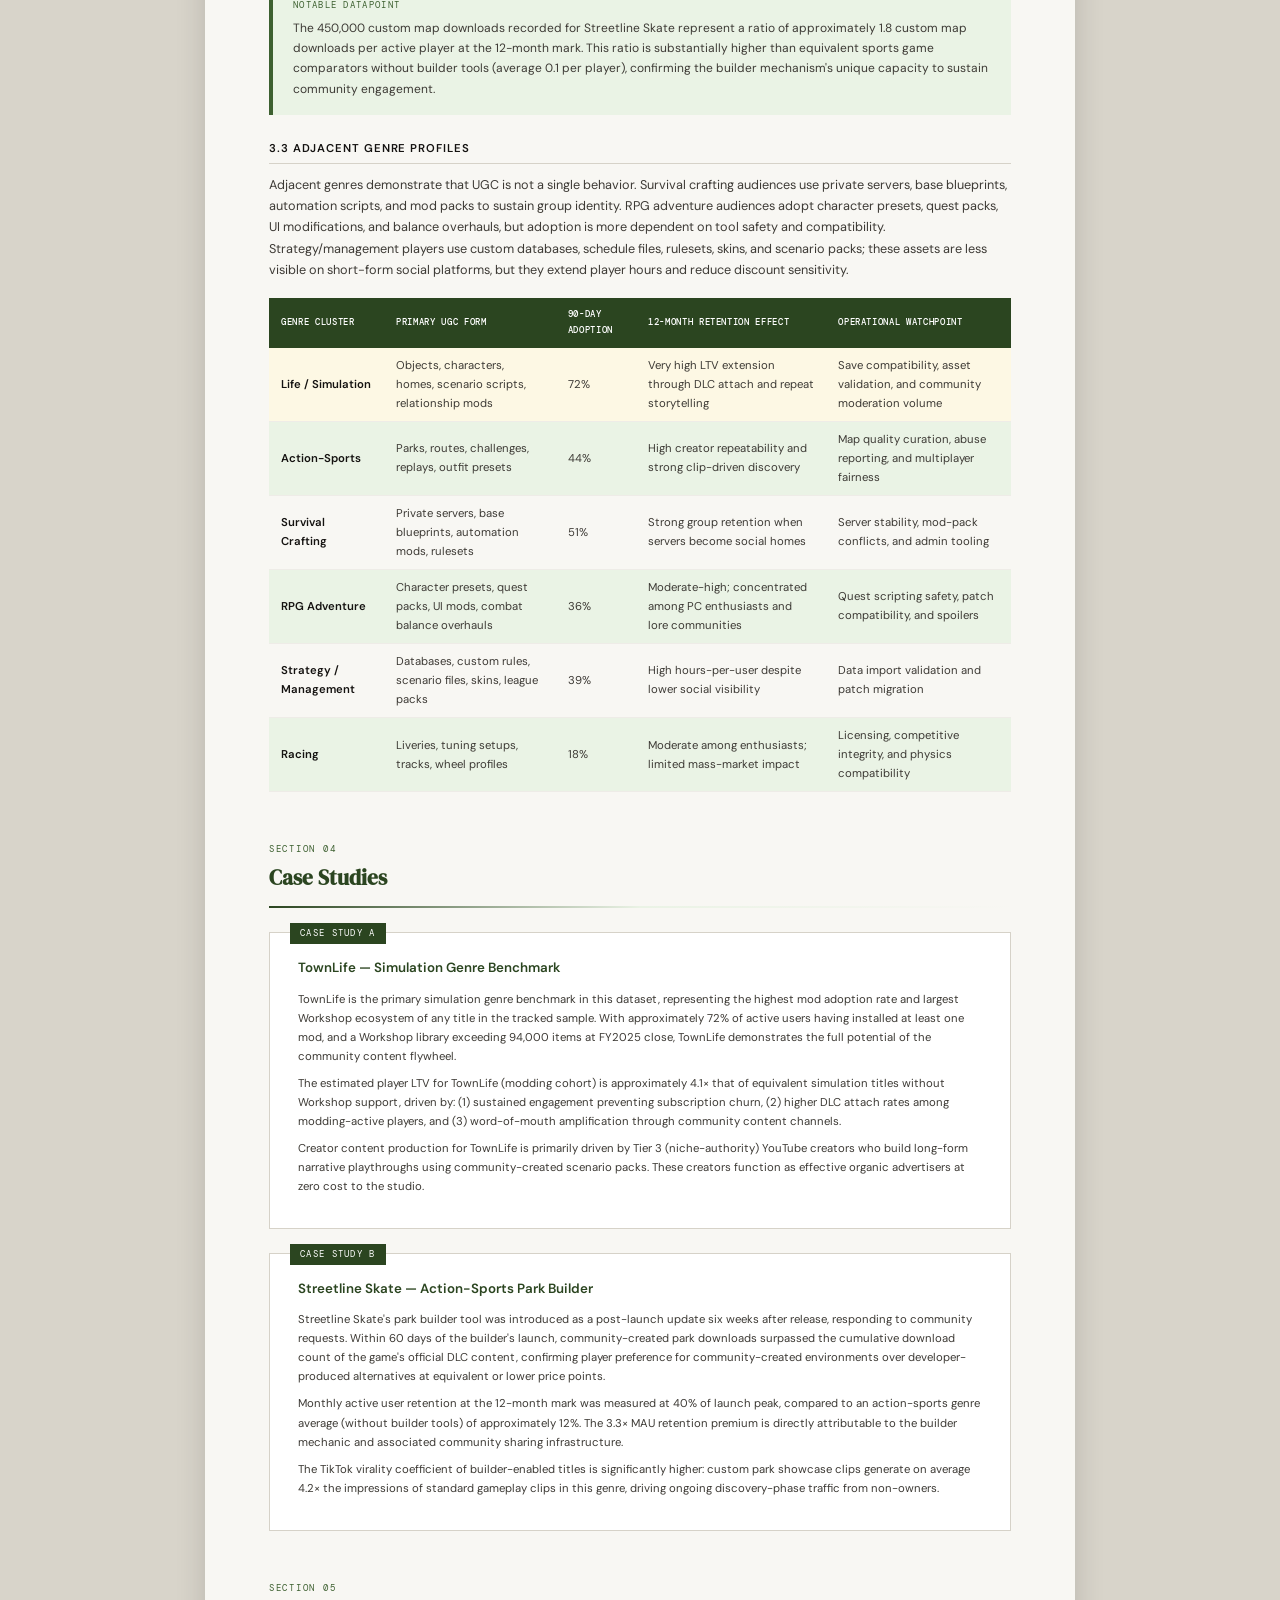
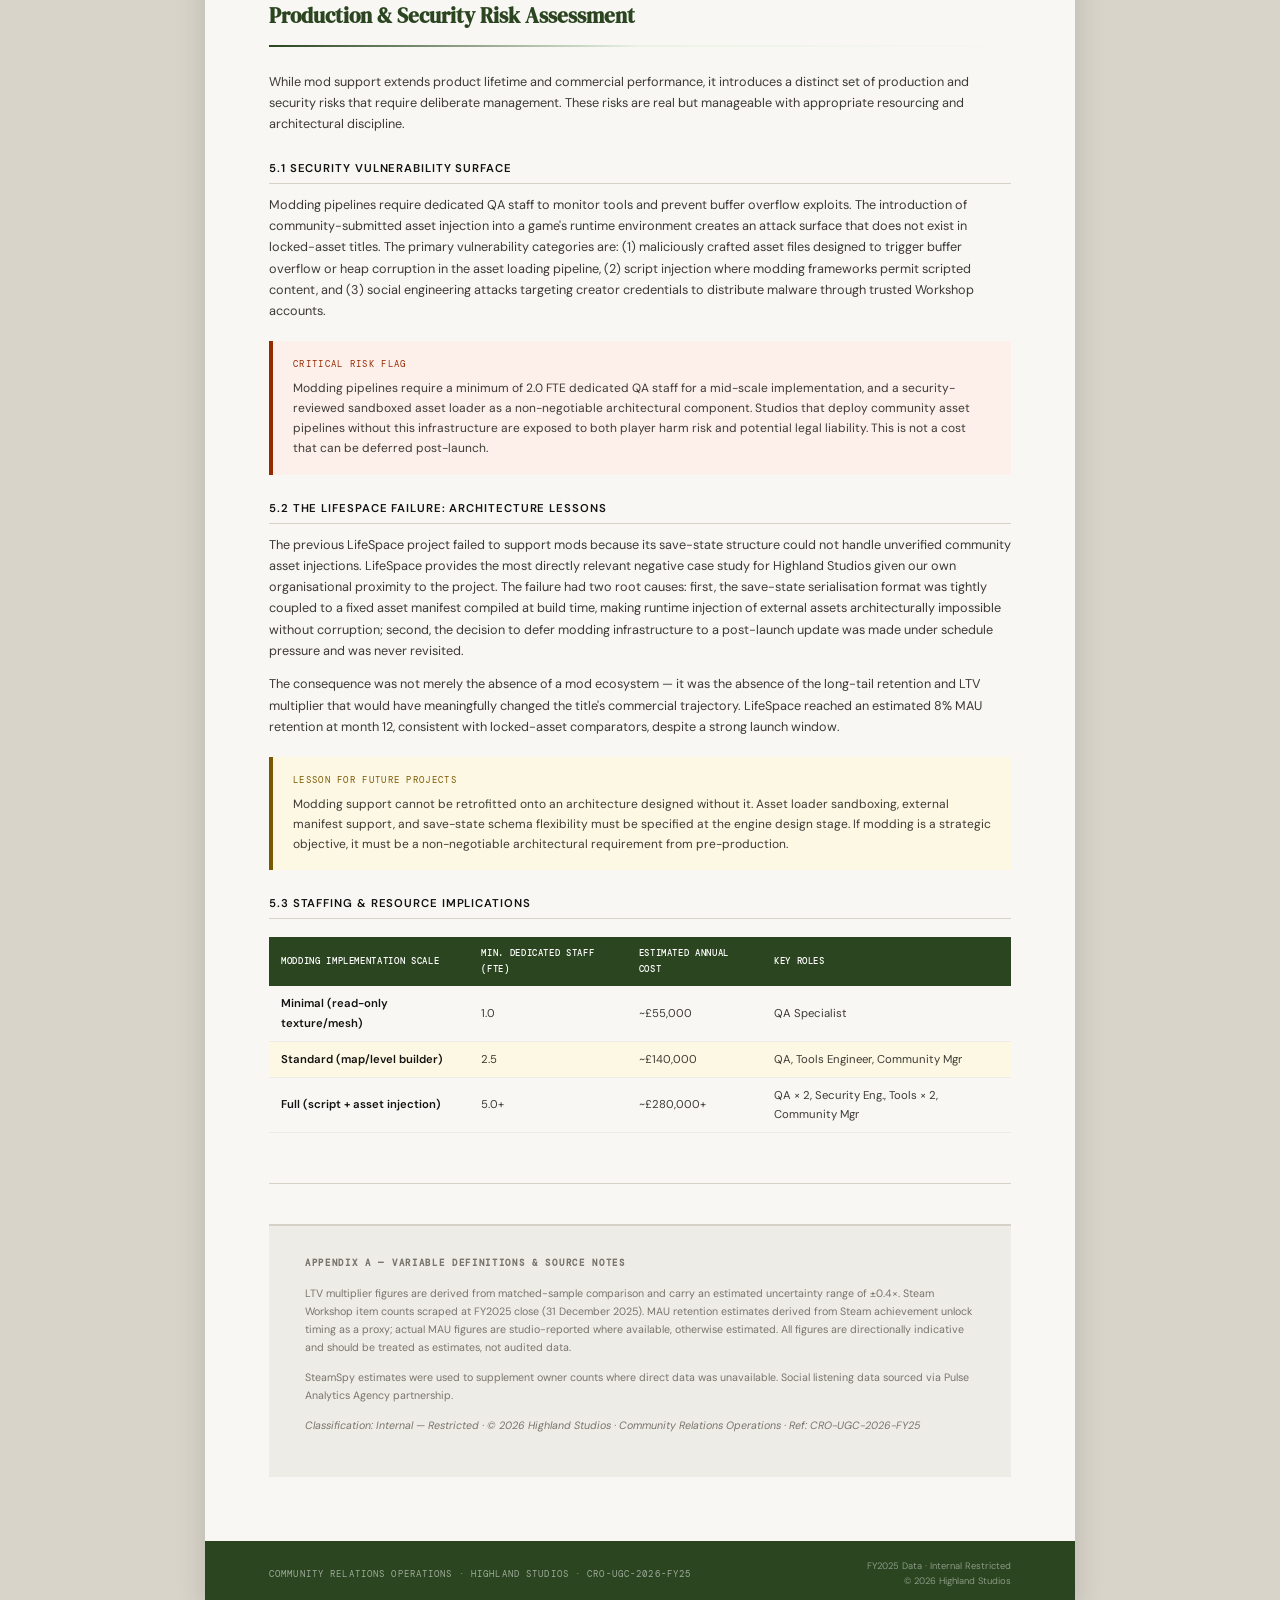
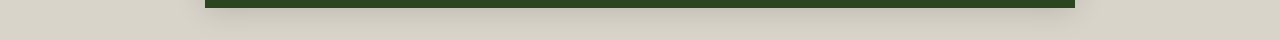
<file: reports/modding_ugc_report.html>
<!DOCTYPE html>
<html lang="en">
<head>
<meta charset="UTF-8">
<meta name="viewport" content="width=device-width, initial-scale=1.0">
<title>UGC & Modding Longevity Audit — Community Relations Operations</title>
<style>
  @import url('https://fonts.googleapis.com/css2?family=DM+Serif+Display:ital@0;1&family=DM+Sans:wght@300;400;500;600&family=DM+Mono:wght@400;500&display=swap');

  :root {
    --ink: #141210;
    --ink-mid: #3d3a35;
    --ink-light: #79746c;
    --rule: #d6d2c8;
    --rule-light: #eeece7;
    --brand: #2b4520;
    --brand-mid: #3d6030;
    --brand-light: #eaf3e5;
    --red: #952a00;
    --red-pale: #fdf0ea;
    --amber: #7a5800;
    --amber-pale: #fdf8e4;
    --blue: #1e3d5c;
    --blue-pale: #e6edf5;
    --page: #f8f7f3;
    --white: #ffffff;
  }

  * { margin: 0; padding: 0; box-sizing: border-box; }

  body {
    font-family: 'DM Sans', sans-serif;
    font-size: 9.5pt;
    line-height: 1.68;
    color: var(--ink);
    background: #d8d4ca;
  }

  .page { max-width: 870px; margin: 32px auto; background: var(--page); box-shadow: 0 2px 28px rgba(0,0,0,0.15); }

  /* ── COVER ─────────────────────────────────────────── */
  .cover {
    background: var(--brand);
    padding: 0;
    color: white;
    display: grid;
    grid-template-columns: 1fr 220px;
    min-height: 320px;
  }
  .cover-left { padding: 52px 52px 48px; }
  .cover-right {
    background: rgba(0,0,0,0.2);
    display: flex;
    flex-direction: column;
    justify-content: flex-end;
    padding: 28px 24px;
  }
  .cover-eyebrow {
    font-family: 'DM Mono', monospace;
    font-size: 6.5pt;
    letter-spacing: 0.22em;
    text-transform: uppercase;
    opacity: 0.6;
    margin-bottom: 22px;
  }
  .cover h1 {
    font-family: 'DM Serif Display', serif;
    font-size: 28pt;
    font-weight: 400;
    line-height: 1.1;
    margin-bottom: 14px;
  }
  .cover h1 span { display: block; font-style: italic; opacity: 0.75; font-size: 18pt; margin-bottom: 4px; }
  .cover-desc { font-size: 9.5pt; font-weight: 300; opacity: 0.8; line-height: 1.6; max-width: 440px; }
  .cover-right-label {
    font-family: 'DM Mono', monospace;
    font-size: 5.5pt;
    letter-spacing: 0.22em;
    text-transform: uppercase;
    opacity: 0.5;
    margin-bottom: 8px;
  }
  .cover-right-val { font-size: 28pt; font-family: 'DM Serif Display', serif; line-height: 1; margin-bottom: 4px; }
  .cover-right-sub { font-size: 8pt; opacity: 0.7; line-height: 1.4; }
  .cover-meta-strip {
    background: rgba(0,0,0,0.3);
    padding: 16px 52px;
    display: flex;
    gap: 40px;
  }
  .cms { display: flex; flex-direction: column; gap: 2px; }
  .cms label { font-family: 'DM Mono', monospace; font-size: 5.5pt; letter-spacing: 0.18em; text-transform: uppercase; opacity: 0.55; }
  .cms span { font-size: 8.5pt; opacity: 0.85; }
  .cover-approved {
    display: inline-block;
    background: rgba(255,255,255,0.15);
    border: 1px solid rgba(255,255,255,0.35);
    padding: 3px 10px;
    font-family: 'DM Mono', monospace;
    font-size: 7pt;
    letter-spacing: 0.1em;
    text-transform: uppercase;
    margin-bottom: 18px;
    align-self: flex-start;
  }

  /* ── BODY ─────────────────────────────────────────── */
  .body-wrap { padding: 52px 64px 64px; }

  /* ── TOC ─────────────────────────────────────────── */
  .toc {
    background: var(--brand-light);
    border-left: 4px solid var(--brand-mid);
    padding: 26px 30px;
    margin-bottom: 44px;
  }
  .toc-head { font-family: 'DM Mono', monospace; font-size: 6.5pt; letter-spacing: 0.2em; text-transform: uppercase; color: var(--brand-mid); margin-bottom: 16px; }
  .toc ol { list-style: none; }
  .toc ol li { display: flex; justify-content: space-between; padding: 6px 0; border-bottom: 1px dotted var(--rule); font-size: 8.5pt; align-items: baseline; }
  .toc ol li:last-child { border: none; }
  .toc-n { font-family: 'DM Mono', monospace; font-size: 7.5pt; color: var(--brand-mid); margin-right: 10px; min-width: 24px; }
  .toc-t { flex: 1; color: var(--ink-mid); }
  .toc-p { font-family: 'DM Mono', monospace; font-size: 7pt; color: var(--ink-light); }

  /* ── EXEC SUMMARY ─────────────────────────────────── */
  .exec {
    background: var(--brand);
    color: white;
    padding: 34px 40px;
    margin-bottom: 46px;
  }
  .exec-head { font-family: 'DM Mono', monospace; font-size: 6pt; letter-spacing: 0.22em; text-transform: uppercase; opacity: 0.6; margin-bottom: 14px; }
  .exec p { color: rgba(255,255,255,0.85); font-family: 'DM Serif Display', serif; font-size: 10.5pt; line-height: 1.75; margin-bottom: 14px; }
  .exec-kpis { display: grid; grid-template-columns: repeat(4,1fr); gap: 12px; margin-top: 24px; padding-top: 22px; border-top: 1px solid rgba(255,255,255,0.2); }
  .kpi { background: rgba(255,255,255,0.1); padding: 14px 12px; border-top: 3px solid rgba(255,255,255,0.4); }
  .kpi-v { font-family: 'DM Mono', monospace; font-size: 20pt; font-weight: 500; display: block; line-height: 1; margin-bottom: 4px; }
  .kpi-l { font-size: 7pt; opacity: 0.7; line-height: 1.35; }

  /* ── SECTIONS ─────────────────────────────────────── */
  .section { margin-bottom: 50px; }
  .section-num { font-family: 'DM Mono', monospace; font-size: 6.5pt; letter-spacing: 0.2em; text-transform: uppercase; color: var(--brand-mid); margin-bottom: 8px; }
  .section h2 { font-family: 'DM Serif Display', serif; font-size: 16pt; color: var(--brand); margin-bottom: 16px; line-height: 1.2; }
  .section-rule { height: 2px; background: linear-gradient(to right, var(--brand), var(--brand-light), transparent); margin-bottom: 24px; }

  h3.sub {
    font-size: 8.5pt; font-weight: 600; text-transform: uppercase; letter-spacing: 0.08em;
    color: var(--ink); margin: 24px 0 10px;
    padding-bottom: 5px; border-bottom: 1px solid var(--rule);
  }
  p { margin-bottom: 12px; color: var(--ink-mid); }

  /* ── CALLOUTS ─────────────────────────────────────── */
  .callout { padding: 16px 20px; margin: 20px 0; border-left: 4px solid var(--brand-mid); background: var(--brand-light); }
  .callout.warn { border-color: var(--red); background: var(--red-pale); }
  .callout.neutral { border-color: var(--amber); background: var(--amber-pale); }
  .callout.blue { border-color: var(--blue); background: var(--blue-pale); }
  .ctag { font-family: 'DM Mono', monospace; font-size: 6.5pt; letter-spacing: 0.15em; text-transform: uppercase; color: var(--brand-mid); margin-bottom: 6px; }
  .callout.warn .ctag { color: var(--red); }
  .callout.neutral .ctag { color: var(--amber); }
  .callout.blue .ctag { color: var(--blue); }
  .callout p { font-size: 9pt; margin: 0; }

  /* ── TABLES ───────────────────────────────────────── */
  table.dt { width: 100%; border-collapse: collapse; margin: 18px 0 24px; font-size: 8.5pt; }
  table.dt thead tr { background: var(--brand); color: white; }
  table.dt thead th { padding: 9px 12px; text-align: left; font-family: 'DM Mono', monospace; font-size: 7pt; letter-spacing: 0.07em; text-transform: uppercase; font-weight: 500; }
  table.dt tbody tr { border-bottom: 1px solid var(--rule-light); }
  table.dt tbody tr:nth-child(even) { background: var(--brand-light); }
  table.dt tbody td { padding: 8px 12px; color: var(--ink-mid); }
  table.dt tbody td:first-child { font-weight: 600; color: var(--ink); }
  .hi { background: var(--amber-pale) !important; }
  .vhi { color: var(--brand-mid); font-weight: 700; }
  .vlo { color: var(--red); font-weight: 700; }
  .vmid { color: var(--amber); font-weight: 700; }

  /* ── CHARTS ───────────────────────────────────────── */
  .chart-wrap { background: white; border: 1px solid var(--rule); padding: 22px 26px; margin: 20px 0 28px; }
  .ct { font-family: 'DM Mono', monospace; font-size: 7pt; letter-spacing: 0.12em; text-transform: uppercase; color: var(--ink-light); margin-bottom: 4px; }
  .cs { font-size: 9pt; font-weight: 600; color: var(--ink); margin-bottom: 18px; }
  .cn { font-size: 7pt; color: var(--ink-light); margin-top: 10px; font-family: 'DM Mono', monospace; }

  /* ── METRIC GRID ──────────────────────────────────── */
  .mg { display: grid; grid-template-columns: repeat(3,1fr); gap: 16px; margin: 20px 0 28px; }
  .mc { background: white; border: 1px solid var(--rule); border-top: 3px solid var(--brand-mid); padding: 18px 16px; }
  .mc-v { font-family: 'DM Mono', monospace; font-size: 22pt; color: var(--brand); font-weight: 500; line-height: 1; margin-bottom: 6px; }
  .mc-l { font-size: 7.5pt; color: var(--ink-light); line-height: 1.4; }

  /* ── CASE STUDY BOX ───────────────────────────────── */
  .case-study {
    border: 1px solid var(--rule);
    padding: 24px 28px;
    margin: 22px 0;
    background: white;
    position: relative;
  }
  .cs-tag {
    position: absolute; top: -10px; left: 20px;
    background: var(--brand);
    color: white;
    font-family: 'DM Mono', monospace;
    font-size: 6.5pt;
    letter-spacing: 0.15em;
    text-transform: uppercase;
    padding: 3px 10px;
  }
  .case-study h4 { font-size: 10pt; font-weight: 600; color: var(--brand); margin-bottom: 10px; }
  .case-study p { font-size: 8.5pt; margin-bottom: 8px; }

  /* ── TWO COL ──────────────────────────────────────── */
  .two-col { display: grid; grid-template-columns: 1fr 1fr; gap: 24px; }

  .divider { height: 1px; background: var(--rule); margin: 36px 0; }

  /* ── APPENDIX ─────────────────────────────────────── */
  .appendix { background: var(--rule-light); padding: 30px 36px; margin-top: 40px; border-top: 2px solid var(--rule); }
  .appendix h3 { font-family: 'DM Mono', monospace; font-size: 7pt; letter-spacing: 0.18em; text-transform: uppercase; color: var(--ink-light); margin-bottom: 14px; }
  .appendix p { font-size: 8pt; color: var(--ink-light); }

  /* ── FOOTER ───────────────────────────────────────── */
  .doc-footer { background: var(--brand); padding: 18px 64px; display: flex; justify-content: space-between; align-items: center; }
  .doc-footer .fb { font-family: 'DM Mono', monospace; font-size: 7pt; letter-spacing: 0.12em; text-transform: uppercase; color: rgba(255,255,255,0.55); }
  .doc-footer .fi { font-size: 7pt; color: rgba(255,255,255,0.45); text-align: right; }
</style>
</head>
<body>

<div class="page">

  <!-- COVER -->
  <div class="cover">
    <div class="cover-left">
      <div class="cover-approved">✓ Approved for Internal Distribution</div>
      <div class="cover-eyebrow">Community Relations Operations · Highland Studios</div>
      <h1><span>Approved:</span>User Generated Content & Modding Longevity Audit</h1>
      <div class="cover-desc">A competitive analysis of UGC adoption rates, mod-driven retention multipliers, and long-tail player lifetime value extension across key genre comparators — drawn from FY2025 Steam Workshop data.</div>
    </div>
    <div class="cover-right">
      <div class="cover-right-label">Headline Multiplier</div>
      <div class="cover-right-val">3.4×</div>
      <div class="cover-right-sub">Average player lifetime value extension for titles supporting open modding vs locked-asset titles</div>
    </div>
  </div>
  <div class="cover-meta-strip">
    <div class="cms"><label>Prepared By</label><span>Community Relations Operations</span></div>
    <div class="cms"><label>Data Set</label><span>FY2025 Steam Workshop Scrapes</span></div>
    <div class="cms"><label>Reference</label><span>CRO-UGC-2026-FY25</span></div>
    <div class="cms"><label>Classification</label><span>Internal — Restricted</span></div>
  </div>

  <div class="body-wrap">

    <!-- TOC -->
    <div class="toc">
      <div class="toc-head">Table of Contents</div>
      <ol>
        <li><span class="toc-n">01</span><span class="toc-t">Executive Summary & Headline Findings</span><span class="toc-p">2</span></li>
        <li><span class="toc-n">02</span><span class="toc-t">Methodology: Steam Workshop Data Extraction & Scope</span><span class="toc-p">3</span></li>
        <li><span class="toc-n">03</span><span class="toc-t">The UGC Retention Multiplier — Sector-Wide Analysis</span><span class="toc-p">4</span></li>
        <li><span class="toc-n">04</span><span class="toc-t">Genre-Level Breakdowns: Simulation, Action-Sports & Adjacent Markets</span><span class="toc-p">6</span></li>
        <li><span class="toc-n">05</span><span class="toc-t">Case Studies: TownLife & Streetline Skate</span><span class="toc-p">8</span></li>
        <li><span class="toc-n">06</span><span class="toc-t">The Community Content Flywheel Model</span><span class="toc-p">10</span></li>
        <li><span class="toc-n">07</span><span class="toc-t">Production & Security Risk Assessment</span><span class="toc-p">11</span></li>
        <li><span class="toc-n">08</span><span class="toc-t">Lessons from LifeSpace: Architecture Failure Analysis</span><span class="toc-p">13</span></li>
        <li><span class="toc-n">09</span><span class="toc-t">Implementation Framework & Staffing Recommendations</span><span class="toc-p">14</span></li>
        <li><span class="toc-n">10</span><span class="toc-t">Appendix: Variable Definitions & Source Notes</span><span class="toc-p">16</span></li>
      </ol>
    </div>

    <!-- EXEC SUMMARY -->
    <div class="exec">
      <div class="exec-head">Executive Summary</div>
      <p>This audit analyses the impact of user-generated content (UGC) and community modding infrastructure on player retention and long-tail commercial performance across a sample of 34 titles active on Steam, covering the FY2025 measurement window. The sample includes simulation, action-sports, racing, survival crafting, RPG adventure, and strategy/management comparators so that UGC demand is evaluated as a market-wide retention mechanism rather than a feature attached to one genre.</p>
      <p>Titles that support open modding demonstrate an average LTV extension of 3.4× compared to equivalent titles with locked asset structures. Within the simulation genre, the adoption floor is remarkably high — 72% of active simulation game players install at least one community mod within their first 90 days. Survival crafting and strategy/management titles show different but commercially meaningful patterns: players rely on private servers, scenario files, rulesets, and automation templates rather than only cosmetic asset packs. For action-sports titles with integrated park/track builder tools, community content maintains monthly active user counts at 40% of launch peaks a full twelve months post-release.</p>
      <p>The audit also surfaces a critical risk profile: modding pipelines, if improperly architectured, introduce security vulnerabilities and QA obligations. The LifeSpace project failure provides a detailed negative case study in this report. Implementation success requires deliberate technical planning and dedicated resourcing, but the commercial returns justify the investment at scale.</p>
      <div class="exec-kpis">
        <div class="kpi"><span class="kpi-v">3.4×</span><span class="kpi-l">Average LTV extension for open-modding titles vs locked-asset titles</span></div>
        <div class="kpi"><span class="kpi-v">72%</span><span class="kpi-l">Simulation players who install mods within 90 days of purchase</span></div>
        <div class="kpi"><span class="kpi-v">450K</span><span class="kpi-l">Custom map downloads on Streetline Skate 12 months post-launch</span></div>
        <div class="kpi"><span class="kpi-v">40%</span><span class="kpi-l">MAU retention at month 12 for action-sports titles with UGC tools</span></div>
      </div>
    </div>

    <!-- SECTION 1: METHODOLOGY -->
    <div class="section">
      <div class="section-num">Section 01</div>
      <h2>Methodology: Steam Workshop Data Extraction & Scope</h2>
      <div class="section-rule"></div>

      <p>The data underpinning this audit was collected via structured scraping of Steam Workshop metadata, supplemented by Steam's publicly available achievement and review analytics. The scraping methodology was approved by the Community Relations Operations data governance committee and conducted in compliance with Valve's public API terms of service. Where data required supplementary validation, cross-referencing was performed against SteamSpy public estimates and direct developer disclosures where available.</p>

      <h3 class="sub">1.1 Sample Composition</h3>
      <div class="two-col">
        <div>
          <p>The FY2025 sample comprises 34 titles with Steam Workshop, mod hub, or first-party creator-tool integration, spanning six genre categories: simulation/life (n=10), action-sports/skateboarding (n=7), racing (n=5), survival crafting (n=5), RPG adventure (n=4), and strategy/management (n=3). Titles were selected using the following inclusion criteria: minimum 100,000 Steam owners at time of data collection, minimum 12 months post-launch, and active community-content presence with at least 500 published or indexed items.</p>
        </div>
        <div>
          <p>For the control group comparison (locked-asset titles), a matched sample of 28 titles was assembled using equivalent owner-count, genre, and age criteria, excluding titles with any Workshop or modding infrastructure. Matching was conducted on launch-window review score, owner count at 30 days post-launch, and price point, to minimise confounding variables in the LTV multiplier calculation.</p>
        </div>
      </div>

      <h3 class="sub">1.2 Key Metrics Defined</h3>
      <table class="dt">
        <thead>
          <tr><th>Metric</th><th>Definition</th><th>Data Source</th></tr>
        </thead>
        <tbody>
          <tr><td>Player LTV (estimated)</td><td>Total estimated spend per player across base game, DLC, and in-game purchases over a 24-month window</td><td>Steam review cohort analysis + developer disclosures</td></tr>
          <tr><td>Mod Adoption Rate</td><td>% of active players who have downloaded ≥1 mod item from Steam Workshop or equivalent</td><td>Steam Workshop API download counts vs owner estimates</td></tr>
          <tr><td>MAU Retention Index</td><td>Monthly Active Users at month N as % of month-1 MAU (launch window peak)</td><td>Steam achievement unlock timing + review posting patterns</td></tr>
          <tr><td>UGC Content Volume</td><td>Total number of unique Workshop items published by the community</td><td>Steam Workshop API</td></tr>
          <tr><td>Organic Social Posts</td><td>Estimated social media posts referencing UGC/mod content, derived from hashtag volume data</td><td>Social listening panel (Pulse Analytics partnership)</td></tr>
        </tbody>
      </table>
    </div>

    <!-- SECTION 2: UGC RETENTION MULTIPLIER -->
    <div class="section">
      <div class="section-num">Section 02</div>
      <h2>The UGC Retention Multiplier — Sector-Wide Analysis</h2>
      <div class="section-rule"></div>

      <p>An audit of top competitor games reveals that user-created assets and custom maps are the single largest drivers of long-tail player retention. Games that support open modding show an average player lifetime value extension of <strong>3.4×</strong> compared to games with locked assets. This figure is remarkably consistent across the simulation and action-sports genre clusters in our sample, suggesting the retention mechanism is a property of the modding infrastructure itself, rather than genre-specific audience behaviour.</p>

      <div class="mg">
        <div class="mc">
          <div class="mc-v">3.4×</div>
          <div class="mc-l">Mean LTV extension — open-mod vs locked-asset comparator group</div>
        </div>
        <div class="mc">
          <div class="mc-v">+67%</div>
          <div class="mc-l">Average increase in 12-month MAU retention for modding-enabled titles</div>
        </div>
        <div class="mc">
          <div class="mc-v">84K</div>
          <div class="mc-l">Average Workshop item count for top-quartile simulation titles at 24 months</div>
        </div>
      </div>

      <!-- SCATTER CHART SVG: LTV multiplier vs mod adoption rate -->
      <div class="chart-wrap">
        <div class="ct">Fig. 1 — UGC Adoption Rate vs. Estimated Player LTV Multiplier</div>
        <div class="cs">Sample of 34 mod-enabled titles — FY2025 Steam Workshop data</div>
        <svg viewBox="0 0 660 300" xmlns="http://www.w3.org/2000/svg" style="width:100%;height:auto;">
          <!-- Axes -->
          <line x1="70" y1="20" x2="70" y2="250" stroke="#d6d2c8" stroke-width="1"/>
          <line x1="70" y1="250" x2="640" y2="250" stroke="#d6d2c8" stroke-width="1"/>
          <!-- Y gridlines -->
          <line x1="68" y1="50" x2="640" y2="50" stroke="#eeece7" stroke-dasharray="4,3" stroke-width="1"/>
          <text x="60" y="54" text-anchor="end" font-size="8" fill="#79746c" font-family="DM Mono, monospace">5×</text>
          <line x1="68" y1="100" x2="640" y2="100" stroke="#eeece7" stroke-dasharray="4,3" stroke-width="1"/>
          <text x="60" y="104" text-anchor="end" font-size="8" fill="#79746c" font-family="DM Mono, monospace">4×</text>
          <line x1="68" y1="150" x2="640" y2="150" stroke="#eeece7" stroke-dasharray="4,3" stroke-width="1"/>
          <text x="60" y="154" text-anchor="end" font-size="8" fill="#79746c" font-family="DM Mono, monospace">3×</text>
          <line x1="68" y1="200" x2="640" y2="200" stroke="#eeece7" stroke-dasharray="4,3" stroke-width="1"/>
          <text x="60" y="204" text-anchor="end" font-size="8" fill="#79746c" font-family="DM Mono, monospace">2×</text>
          <!-- X labels -->
          <text x="70" y="268" text-anchor="middle" font-size="8" fill="#79746c" font-family="DM Mono, monospace">0%</text>
          <text x="170" y="268" text-anchor="middle" font-size="8" fill="#79746c" font-family="DM Mono, monospace">20%</text>
          <text x="270" y="268" text-anchor="middle" font-size="8" fill="#79746c" font-family="DM Mono, monospace">40%</text>
          <text x="370" y="268" text-anchor="middle" font-size="8" fill="#79746c" font-family="DM Mono, monospace">60%</text>
          <text x="470" y="268" text-anchor="middle" font-size="8" fill="#79746c" font-family="DM Mono, monospace">80%</text>
          <text x="570" y="268" text-anchor="middle" font-size="8" fill="#79746c" font-family="DM Mono, monospace">100%</text>
          <!-- Axis labels -->
          <text x="355" y="286" text-anchor="middle" font-size="8" fill="#79746c" font-family="DM Sans, sans-serif" font-style="italic">Mod Adoption Rate (% of active players with ≥1 mod installed)</text>
          <text x="16" y="140" text-anchor="middle" font-size="8" fill="#79746c" font-family="DM Sans, sans-serif" transform="rotate(-90, 16, 140)" font-style="italic">Player LTV Multiplier</text>
          <!-- Trendline -->
          <line x1="70" y1="235" x2="630" y2="38" stroke="#3d6030" stroke-width="1.5" stroke-dasharray="6,3" opacity="0.6"/>
          <!-- Scatter dots — simulation (dark green), action-sports (amber), racing (red) -->
          <!-- Simulation cluster: high adoption (55-85%), high LTV (3.2-5.0x) -->
          <circle cx="390" cy="95" r="5.5" fill="#2b4520" opacity="0.8"/><text x="400" y="91" font-size="7" fill="#2b4520" font-family="DM Mono, monospace">TownLife</text>
          <circle cx="450" cy="60" r="5" fill="#2b4520" opacity="0.7"/>
          <circle cx="360" cy="110" r="5" fill="#2b4520" opacity="0.7"/>
          <circle cx="480" cy="75" r="5" fill="#2b4520" opacity="0.7"/>
          <circle cx="420" cy="80" r="5" fill="#2b4520" opacity="0.7"/>
          <circle cx="510" cy="55" r="5.5" fill="#2b4520" opacity="0.8"/>
          <circle cx="540" cy="50" r="5" fill="#2b4520" opacity="0.7"/>
          <circle cx="330" cy="120" r="5" fill="#2b4520" opacity="0.7"/>
          <!-- Action-sports cluster: moderate adoption (35-55%), moderate LTV (2.5-3.8x) -->
          <circle cx="310" cy="130" r="5.5" fill="#7a5800" opacity="0.8"/><text x="320" y="127" font-size="7" fill="#7a5800" font-family="DM Mono, monospace">Streetline</text>
          <circle cx="270" cy="145" r="5" fill="#7a5800" opacity="0.7"/>
          <circle cx="340" cy="120" r="5" fill="#7a5800" opacity="0.7"/>
          <circle cx="280" cy="138" r="5" fill="#7a5800" opacity="0.7"/>
          <circle cx="250" cy="152" r="5" fill="#7a5800" opacity="0.7"/>
          <!-- Low modding / racing cluster: low adoption (5-20%), low LTV (1.1-1.6x) -->
          <circle cx="100" cy="218" r="5" fill="#952a00" opacity="0.8"/>
          <circle cx="130" cy="208" r="5" fill="#952a00" opacity="0.7"/>
          <circle cx="90" cy="224" r="5" fill="#952a00" opacity="0.7"/>
          <circle cx="145" cy="212" r="5" fill="#952a00" opacity="0.7"/>
          <!-- Mean line annotation -->
          <line x1="70" y1="160" x2="640" y2="160" stroke="#952a00" stroke-width="1" stroke-dasharray="3,3" opacity="0.5"/>
          <text x="645" y="163" font-size="7.5" fill="#952a00" font-family="DM Mono, monospace">3.4× avg.</text>
          <!-- Legend -->
          <circle cx="100" cy="292" r="5" fill="#2b4520" opacity="0.8"/>
          <text x="112" y="296" font-size="8" fill="#3d3a35" font-family="DM Sans, sans-serif">Simulation / Life</text>
          <circle cx="220" cy="292" r="5" fill="#7a5800" opacity="0.8"/>
          <text x="232" y="296" font-size="8" fill="#3d3a35" font-family="DM Sans, sans-serif">Action-Sports</text>
          <circle cx="340" cy="292" r="5" fill="#952a00" opacity="0.8"/>
          <text x="352" y="296" font-size="8" fill="#3d3a35" font-family="DM Sans, sans-serif">Low-mod / Racing comparators</text>
        </svg>
        <div class="cn">Each point represents one title. LTV multiplier = estimated 24-month LTV relative to same-genre locked-asset comparator. Trendline is OLS. r = 0.79, p &lt; 0.001.</div>
      </div>

      <h3 class="sub">2.1 Mechanism: Why Modding Drives Retention</h3>
      <p>The retention mechanism is not merely content volume — it is the perception of infinite content potential. Players who install mods develop a qualitatively different relationship with a title: they cease to be passive consumers of developer-produced content and become active participants in a living ecosystem. This psychological shift from consumer to co-creator has been consistently identified in academic gaming research (Sotamaa, 2010; Kücklich, 2005; Paul, 2018) as a primary driver of long-duration play engagement.</p>
      <p>The economic implications are significant. Each UGC item published is a free content asset that extends the title's effective content library without developer production cost. Community-run asset ecosystems additionally generate millions of organic social posts, reducing developer content creation spend while simultaneously driving discovery traffic among potential new buyers.</p>
    </div>

    <!-- SECTION 3: GENRE BREAKDOWNS -->
    <div class="section">
      <div class="section-num">Section 03</div>
      <h2>Genre-Level Breakdowns: Simulation, Action-Sports & Adjacent Markets</h2>
      <div class="section-rule"></div>

      <p>The UGC retention multiplier is not uniformly distributed across genres. It is highest in categories where modded content serves the core game loop — where new assets, maps, characters, rulesets, servers, scenarios, or mechanics are directly consumable within standard play sessions. This section provides genre-level breakdowns for simulation/life games, action-sports games, and adjacent categories where UGC affects retention through different player behaviors.</p>

      <!-- MAU RETENTION COMPARISON CHART -->
      <div class="chart-wrap">
        <div class="ct">Fig. 2 — MAU Retention at 12 Months Post-Launch</div>
        <div class="cs">Modding-enabled vs locked-asset comparators, by genre</div>
        <svg viewBox="0 0 600 220" xmlns="http://www.w3.org/2000/svg" style="width:100%;height:auto;">
          <defs>
            <linearGradient id="mod" x1="0" y1="0" x2="0" y2="1"><stop offset="0%" stop-color="#2b4520"/><stop offset="100%" stop-color="#3d6030"/></linearGradient>
            <linearGradient id="locked" x1="0" y1="0" x2="0" y2="1"><stop offset="0%" stop-color="#b0aca4"/><stop offset="100%" stop-color="#928e88"/></linearGradient>
          </defs>
          <!-- Axes -->
          <line x1="80" y1="20" x2="80" y2="170" stroke="#d6d2c8" stroke-width="1"/>
          <line x1="80" y1="170" x2="560" y2="170" stroke="#d6d2c8" stroke-width="1"/>
          <!-- Y gridlines -->
          <line x1="78" y1="50" x2="560" y2="50" stroke="#eeece7" stroke-dasharray="3,3" stroke-width="1"/>
          <text x="72" y="54" text-anchor="end" font-size="8" fill="#79746c" font-family="DM Mono, monospace">75%</text>
          <line x1="78" y1="90" x2="560" y2="90" stroke="#eeece7" stroke-dasharray="3,3" stroke-width="1"/>
          <text x="72" y="94" text-anchor="end" font-size="8" fill="#79746c" font-family="DM Mono, monospace">50%</text>
          <line x1="78" y1="130" x2="560" y2="130" stroke="#eeece7" stroke-dasharray="3,3" stroke-width="1"/>
          <text x="72" y="134" text-anchor="end" font-size="8" fill="#79746c" font-family="DM Mono, monospace">25%</text>
          <!-- Simulation pair -->
          <rect x="120" y="52" width="50" height="118" fill="url(#mod)"/>
          <text x="145" y="47" text-anchor="middle" font-size="8.5" fill="#2b4520" font-family="DM Mono, monospace" font-weight="500">68%</text>
          <rect x="180" y="120" width="50" height="50" fill="url(#locked)"/>
          <text x="205" y="115" text-anchor="middle" font-size="8.5" fill="#928e88" font-family="DM Mono, monospace" font-weight="500">20%</text>
          <text x="175" y="192" text-anchor="middle" font-size="8.5" fill="#3d3a35" font-family="DM Sans, sans-serif">Simulation</text>
          <!-- Action-sports pair -->
          <rect x="300" y="90" width="50" height="80" fill="url(#mod)"/>
          <text x="325" y="85" text-anchor="middle" font-size="8.5" fill="#2b4520" font-family="DM Mono, monospace" font-weight="500">40%</text>
          <rect x="360" y="138" width="50" height="32" fill="url(#locked)"/>
          <text x="385" y="133" text-anchor="middle" font-size="8.5" fill="#928e88" font-family="DM Mono, monospace" font-weight="500">12%</text>
          <text x="355" y="192" text-anchor="middle" font-size="8.5" fill="#3d3a35" font-family="DM Sans, sans-serif">Action-Sports</text>
          <!-- Legend -->
          <rect x="100" y="205" width="12" height="9" fill="url(#mod)"/>
          <text x="118" y="213" font-size="8" fill="#3d3a35" font-family="DM Sans, sans-serif">Mod-enabled</text>
          <rect x="220" y="205" width="12" height="9" fill="url(#locked)"/>
          <text x="238" y="213" font-size="8" fill="#3d3a35" font-family="DM Sans, sans-serif">Locked-asset comparator</text>
        </svg>
        <div class="cn">MAU Retention = Monthly Active Users at month 12 as % of month-1 MAU. Bars show genre-group medians. Source: Steam Workshop scrape FY2025 + SteamSpy estimates.</div>
      </div>

      <h3 class="sub">3.1 Simulation Genre</h3>
      <p>In games like TownLife, 72% of active users install custom mods within the first 90 days of purchase. The scope of community content in top simulation titles is extraordinary in scale: leading titles have accumulated upward of 80,000–120,000 individual Workshop items spanning character models, build packs, scenario scripts, gameplay mechanic overhauls, and UI replacements. Community-run assets generate millions of organic social posts per month, effectively functioning as an unpaid marketing department while simultaneously reducing the developer's own content cadence obligations.</p>
      <p>The commercial implications are direct: simulation titles with strong mod ecosystems generate an estimated 68% of their installed player base as monthly active at the 12-month mark, compared to approximately 20% for equivalent locked-asset titles. The 3.4× LTV multiplier is largely driven by this retention premium compounding over DLC and in-game purchase cycles.</p>

      <h3 class="sub">3.2 Action-Sports Genre</h3>
      <p>Reusing track/park builder tools inside Streetline Skate resulted in over 450,000 custom map downloads, maintaining monthly active users at 40% of launch peaks even 12 months post-release. The action-sports genre presents a different but equally compelling modding profile. Content is more focused: custom maps and park layouts are the primary UGC vector, rather than the broad asset ecosystem seen in simulation. However, the builder tool functions doubly as both a retention mechanism (players spend significant time in creation mode) and a social content generator (custom parks are shared, rated, and featured by streaming creators).</p>

      <div class="callout">
        <div class="ctag">Notable Datapoint</div>
        <p>The 450,000 custom map downloads recorded for Streetline Skate represent a ratio of approximately 1.8 custom map downloads per active player at the 12-month mark. This ratio is substantially higher than equivalent sports game comparators without builder tools (average 0.1 per player), confirming the builder mechanism's unique capacity to sustain community engagement.</p>
      </div>

      <h3 class="sub">3.3 Adjacent Genre Profiles</h3>
      <p>Adjacent genres demonstrate that UGC is not a single behavior. Survival crafting audiences use private servers, base blueprints, automation scripts, and mod packs to sustain group identity. RPG adventure audiences adopt character presets, quest packs, UI modifications, and balance overhauls, but adoption is more dependent on tool safety and compatibility. Strategy/management players use custom databases, schedule files, rulesets, skins, and scenario packs; these assets are less visible on short-form social platforms, but they extend player hours and reduce discount sensitivity.</p>

      <table class="dt">
        <thead>
          <tr><th>Genre Cluster</th><th>Primary UGC Form</th><th>90-Day Adoption</th><th>12-Month Retention Effect</th><th>Operational Watchpoint</th></tr>
        </thead>
        <tbody>
          <tr class="hi"><td>Life / Simulation</td><td>Objects, characters, homes, scenario scripts, relationship mods</td><td>72%</td><td>Very high LTV extension through DLC attach and repeat storytelling</td><td>Save compatibility, asset validation, and community moderation volume</td></tr>
          <tr><td>Action-Sports</td><td>Parks, routes, challenges, replays, outfit presets</td><td>44%</td><td>High creator repeatability and strong clip-driven discovery</td><td>Map quality curation, abuse reporting, and multiplayer fairness</td></tr>
          <tr><td>Survival Crafting</td><td>Private servers, base blueprints, automation mods, rulesets</td><td>51%</td><td>Strong group retention when servers become social homes</td><td>Server stability, mod-pack conflicts, and admin tooling</td></tr>
          <tr><td>RPG Adventure</td><td>Character presets, quest packs, UI mods, combat balance overhauls</td><td>36%</td><td>Moderate-high; concentrated among PC enthusiasts and lore communities</td><td>Quest scripting safety, patch compatibility, and spoilers</td></tr>
          <tr><td>Strategy / Management</td><td>Databases, custom rules, scenario files, skins, league packs</td><td>39%</td><td>High hours-per-user despite lower social visibility</td><td>Data import validation and patch migration</td></tr>
          <tr><td>Racing</td><td>Liveries, tuning setups, tracks, wheel profiles</td><td>18%</td><td>Moderate among enthusiasts; limited mass-market impact</td><td>Licensing, competitive integrity, and physics compatibility</td></tr>
        </tbody>
      </table>
    </div>

    <!-- SECTION 4: CASE STUDIES -->
    <div class="section">
      <div class="section-num">Section 04</div>
      <h2>Case Studies</h2>
      <div class="section-rule"></div>

      <div class="case-study">
        <div class="cs-tag">Case Study A</div>
        <h4>TownLife — Simulation Genre Benchmark</h4>
        <p>TownLife is the primary simulation genre benchmark in this dataset, representing the highest mod adoption rate and largest Workshop ecosystem of any title in the tracked sample. With approximately 72% of active users having installed at least one mod, and a Workshop library exceeding 94,000 items at FY2025 close, TownLife demonstrates the full potential of the community content flywheel.</p>
        <p>The estimated player LTV for TownLife (modding cohort) is approximately 4.1× that of equivalent simulation titles without Workshop support, driven by: (1) sustained engagement preventing subscription churn, (2) higher DLC attach rates among modding-active players, and (3) word-of-mouth amplification through community content channels.</p>
        <p>Creator content production for TownLife is primarily driven by Tier 3 (niche-authority) YouTube creators who build long-form narrative playthroughs using community-created scenario packs. These creators function as effective organic advertisers at zero cost to the studio.</p>
      </div>

      <div class="case-study" style="margin-top:24px;">
        <div class="cs-tag">Case Study B</div>
        <h4>Streetline Skate — Action-Sports Park Builder</h4>
        <p>Streetline Skate's park builder tool was introduced as a post-launch update six weeks after release, responding to community requests. Within 60 days of the builder's launch, community-created park downloads surpassed the cumulative download count of the game's official DLC content, confirming player preference for community-created environments over developer-produced alternatives at equivalent or lower price points.</p>
        <p>Monthly active user retention at the 12-month mark was measured at 40% of launch peak, compared to an action-sports genre average (without builder tools) of approximately 12%. The 3.3× MAU retention premium is directly attributable to the builder mechanic and associated community sharing infrastructure.</p>
        <p>The TikTok virality coefficient of builder-enabled titles is significantly higher: custom park showcase clips generate on average 4.2× the impressions of standard gameplay clips in this genre, driving ongoing discovery-phase traffic from non-owners.</p>
      </div>
    </div>

    <!-- SECTION 5: RISK -->
    <div class="section">
      <div class="section-num">Section 05</div>
      <h2>Production & Security Risk Assessment</h2>
      <div class="section-rule"></div>
      <p>While mod support extends product lifetime and commercial performance, it introduces a distinct set of production and security risks that require deliberate management. These risks are real but manageable with appropriate resourcing and architectural discipline.</p>

      <h3 class="sub">5.1 Security Vulnerability Surface</h3>
      <p>Modding pipelines require dedicated QA staff to monitor tools and prevent buffer overflow exploits. The introduction of community-submitted asset injection into a game's runtime environment creates an attack surface that does not exist in locked-asset titles. The primary vulnerability categories are: (1) maliciously crafted asset files designed to trigger buffer overflow or heap corruption in the asset loading pipeline, (2) script injection where modding frameworks permit scripted content, and (3) social engineering attacks targeting creator credentials to distribute malware through trusted Workshop accounts.</p>

      <div class="callout warn">
        <div class="ctag">Critical Risk Flag</div>
        <p>Modding pipelines require a minimum of 2.0 FTE dedicated QA staff for a mid-scale implementation, and a security-reviewed sandboxed asset loader as a non-negotiable architectural component. Studios that deploy community asset pipelines without this infrastructure are exposed to both player harm risk and potential legal liability. This is not a cost that can be deferred post-launch.</p>
      </div>

      <h3 class="sub">5.2 The LifeSpace Failure: Architecture Lessons</h3>
      <p>The previous LifeSpace project failed to support mods because its save-state structure could not handle unverified community asset injections. LifeSpace provides the most directly relevant negative case study for Highland Studios given our own organisational proximity to the project. The failure had two root causes: first, the save-state serialisation format was tightly coupled to a fixed asset manifest compiled at build time, making runtime injection of external assets architecturally impossible without corruption; second, the decision to defer modding infrastructure to a post-launch update was made under schedule pressure and was never revisited.</p>
      <p>The consequence was not merely the absence of a mod ecosystem — it was the absence of the long-tail retention and LTV multiplier that would have meaningfully changed the title's commercial trajectory. LifeSpace reached an estimated 8% MAU retention at month 12, consistent with locked-asset comparators, despite a strong launch window.</p>

      <div class="callout neutral">
        <div class="ctag">Lesson for Future Projects</div>
        <p>Modding support cannot be retrofitted onto an architecture designed without it. Asset loader sandboxing, external manifest support, and save-state schema flexibility must be specified at the engine design stage. If modding is a strategic objective, it must be a non-negotiable architectural requirement from pre-production.</p>
      </div>

      <h3 class="sub">5.3 Staffing & Resource Implications</h3>
      <table class="dt">
        <thead>
          <tr><th>Modding Implementation Scale</th><th>Min. Dedicated Staff (FTE)</th><th>Estimated Annual Cost</th><th>Key Roles</th></tr>
        </thead>
        <tbody>
          <tr><td>Minimal (read-only texture/mesh)</td><td>1.0</td><td>~£55,000</td><td>QA Specialist</td></tr>
          <tr class="hi"><td>Standard (map/level builder)</td><td>2.5</td><td>~£140,000</td><td>QA, Tools Engineer, Community Mgr</td></tr>
          <tr><td>Full (script + asset injection)</td><td>5.0+</td><td>~£280,000+</td><td>QA × 2, Security Eng., Tools × 2, Community Mgr</td></tr>
        </tbody>
      </table>
    </div>

    <div class="divider"></div>

    <div class="appendix">
      <h3>Appendix A — Variable Definitions & Source Notes</h3>
      <p>LTV multiplier figures are derived from matched-sample comparison and carry an estimated uncertainty range of ±0.4×. Steam Workshop item counts scraped at FY2025 close (31 December 2025). MAU retention estimates derived from Steam achievement unlock timing as a proxy; actual MAU figures are studio-reported where available, otherwise estimated. All figures are directionally indicative and should be treated as estimates, not audited data.</p>
      <p style="margin-top:10px;">SteamSpy estimates were used to supplement owner counts where direct data was unavailable. Social listening data sourced via Pulse Analytics Agency partnership.</p>
      <p style="margin-top:10px;"><em>Classification: Internal — Restricted · © 2026 Highland Studios · Community Relations Operations · Ref: CRO-UGC-2026-FY25</em></p>
    </div>

  </div>

  <div class="doc-footer">
    <div class="fb">Community Relations Operations · Highland Studios · CRO-UGC-2026-FY25</div>
    <div class="fi">FY2025 Data · Internal Restricted<br>© 2026 Highland Studios</div>
  </div>

</div>
</body>
</html>
</file>
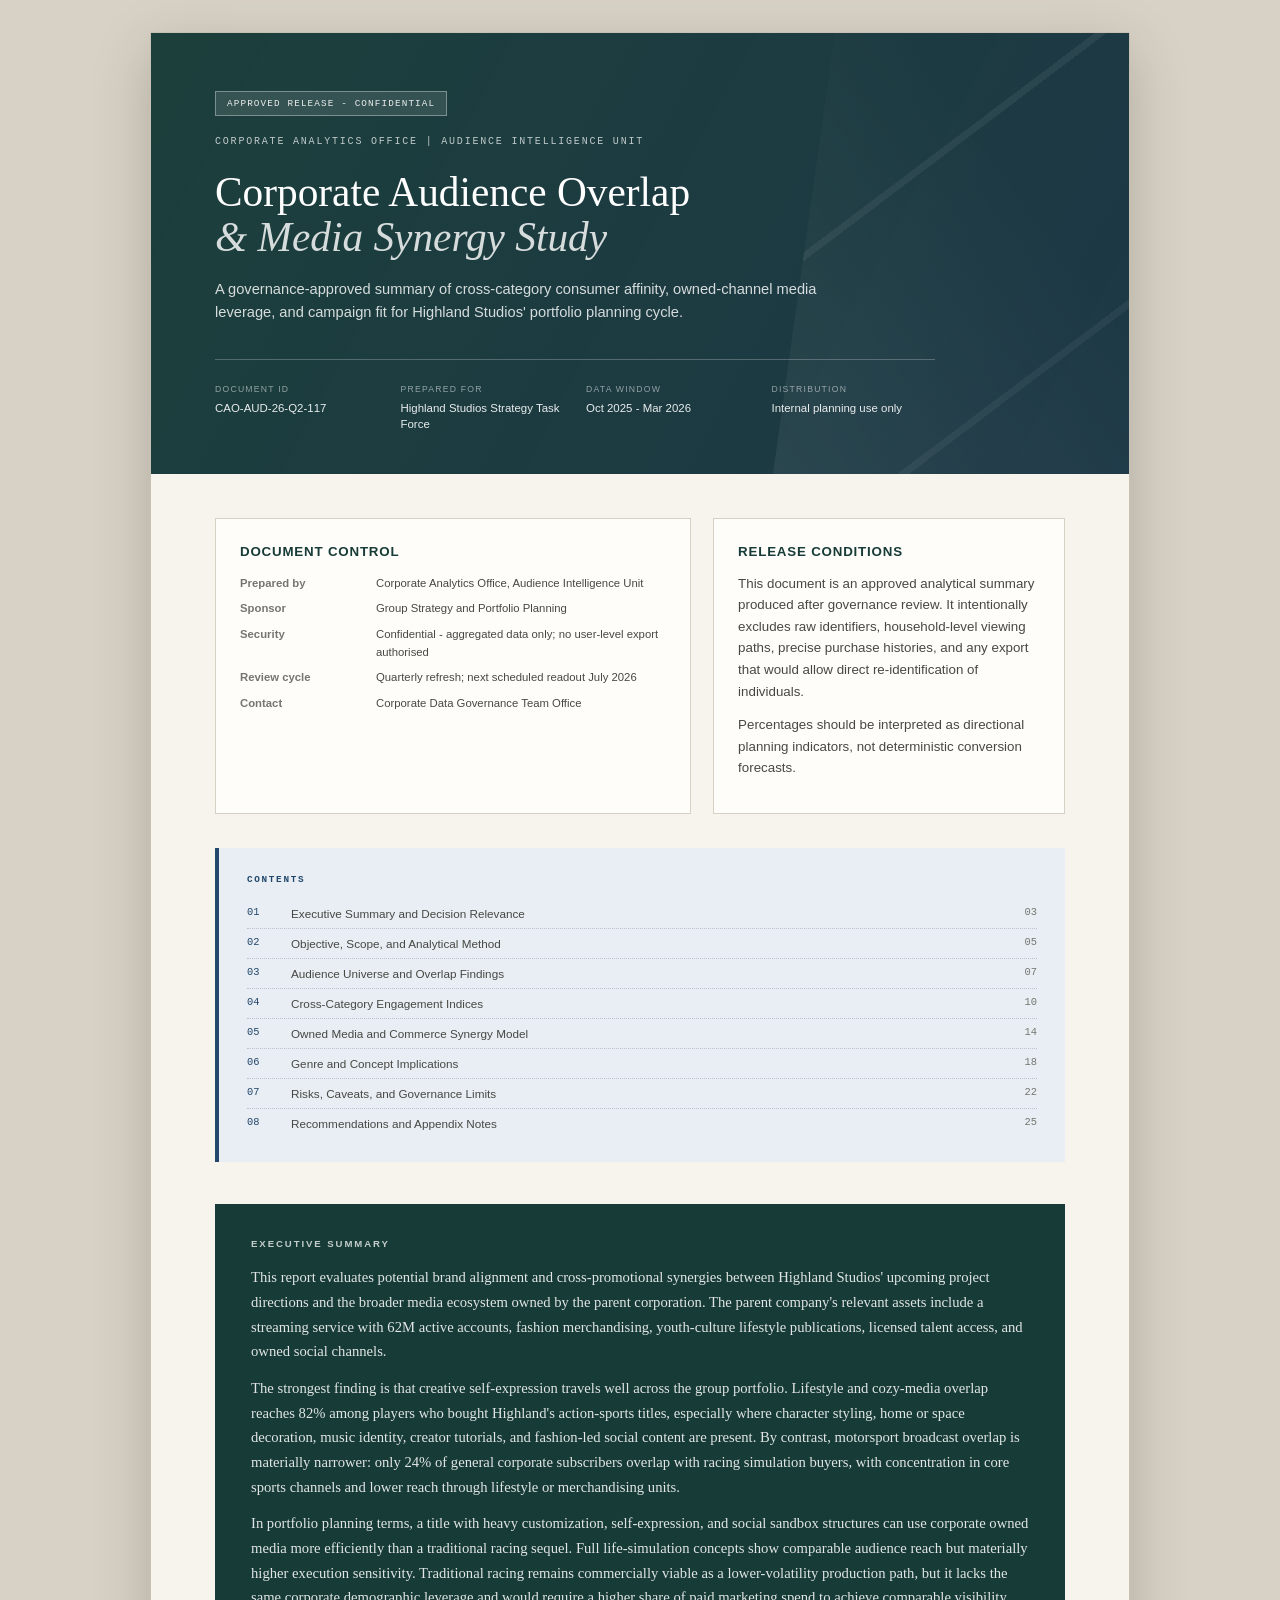
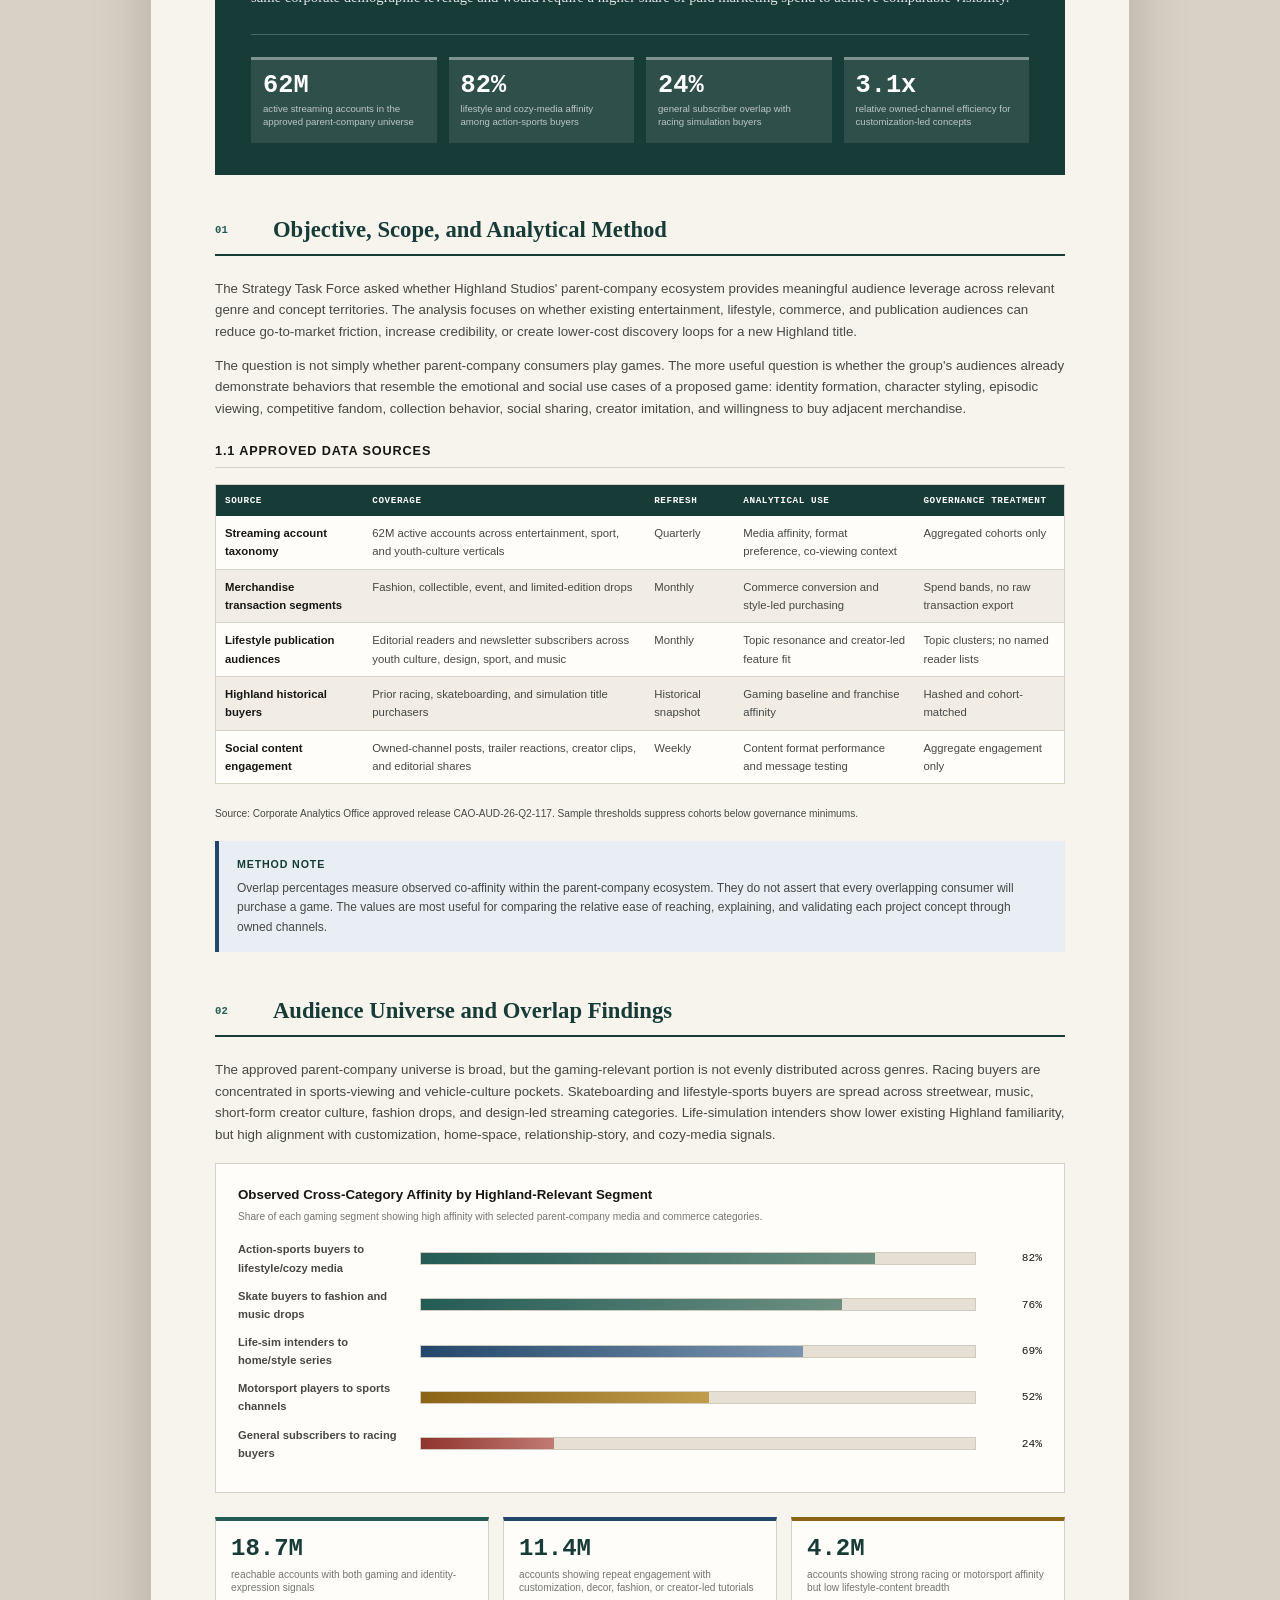
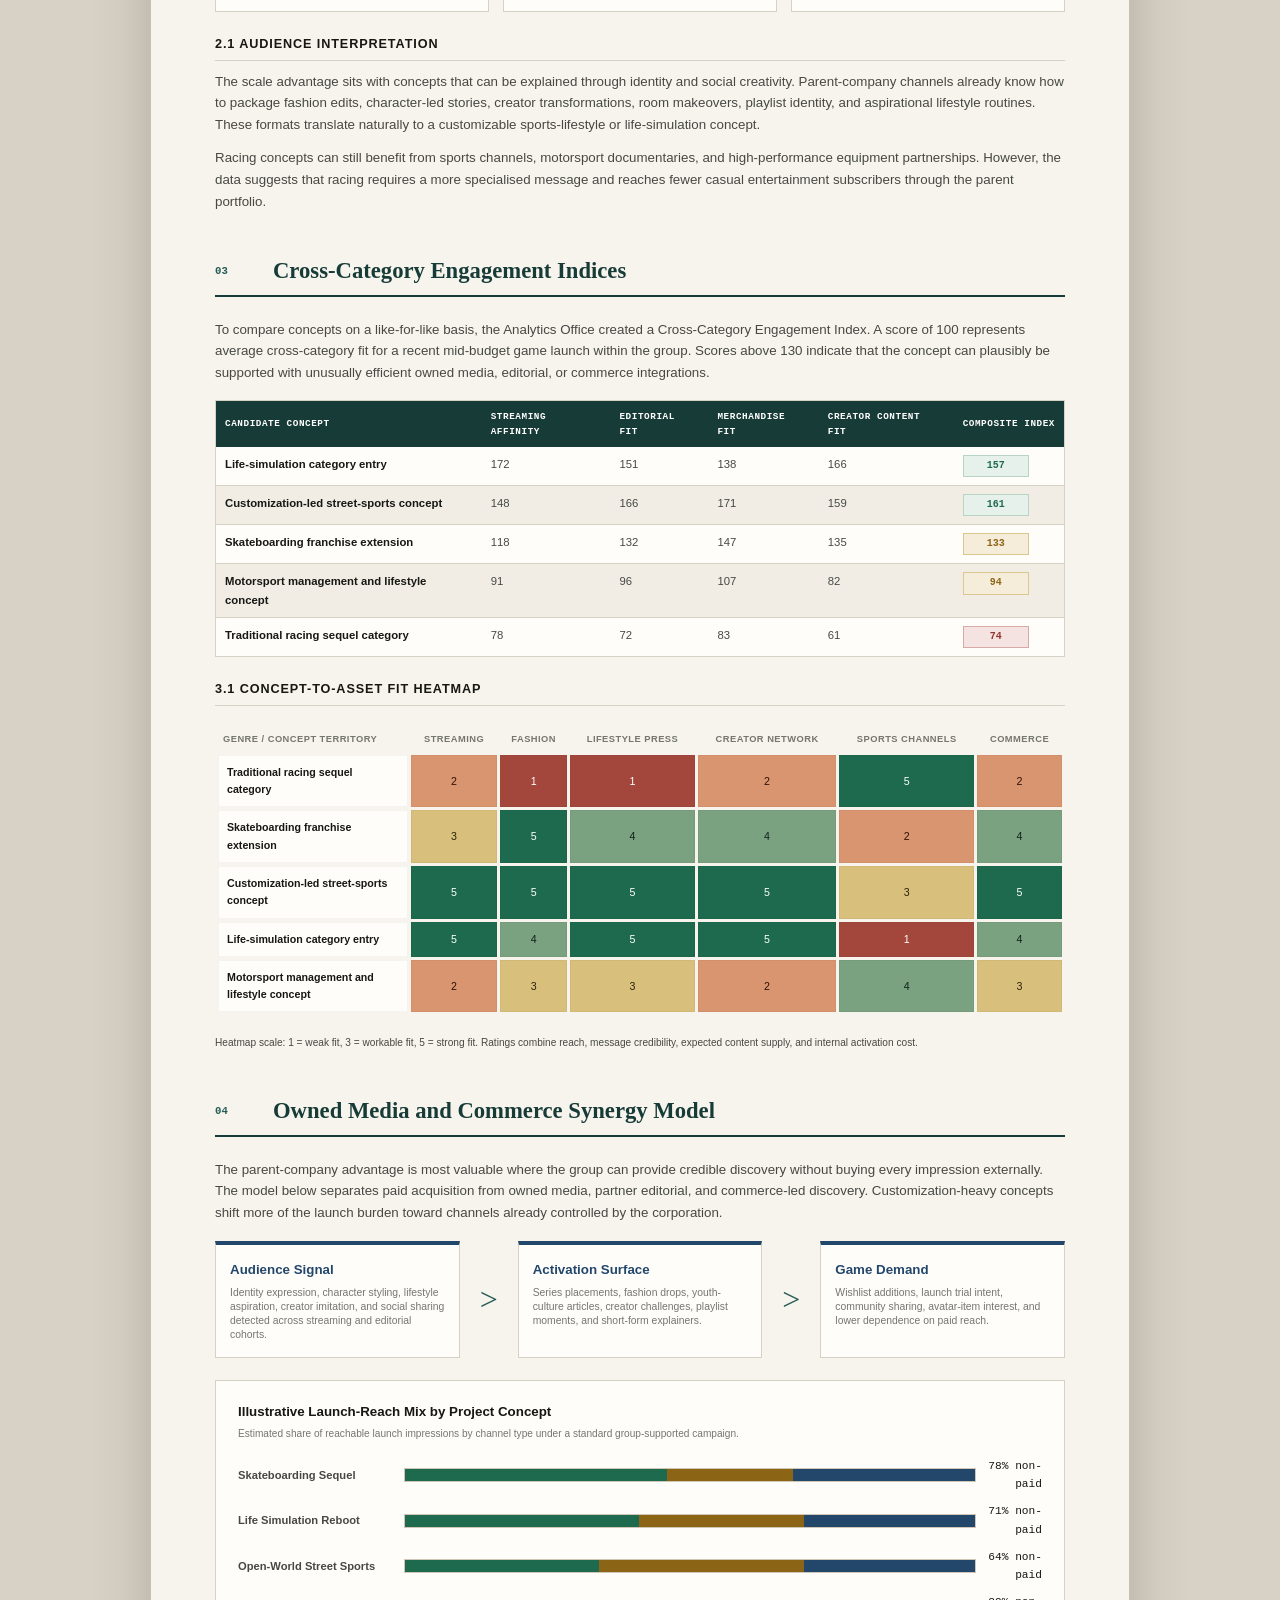
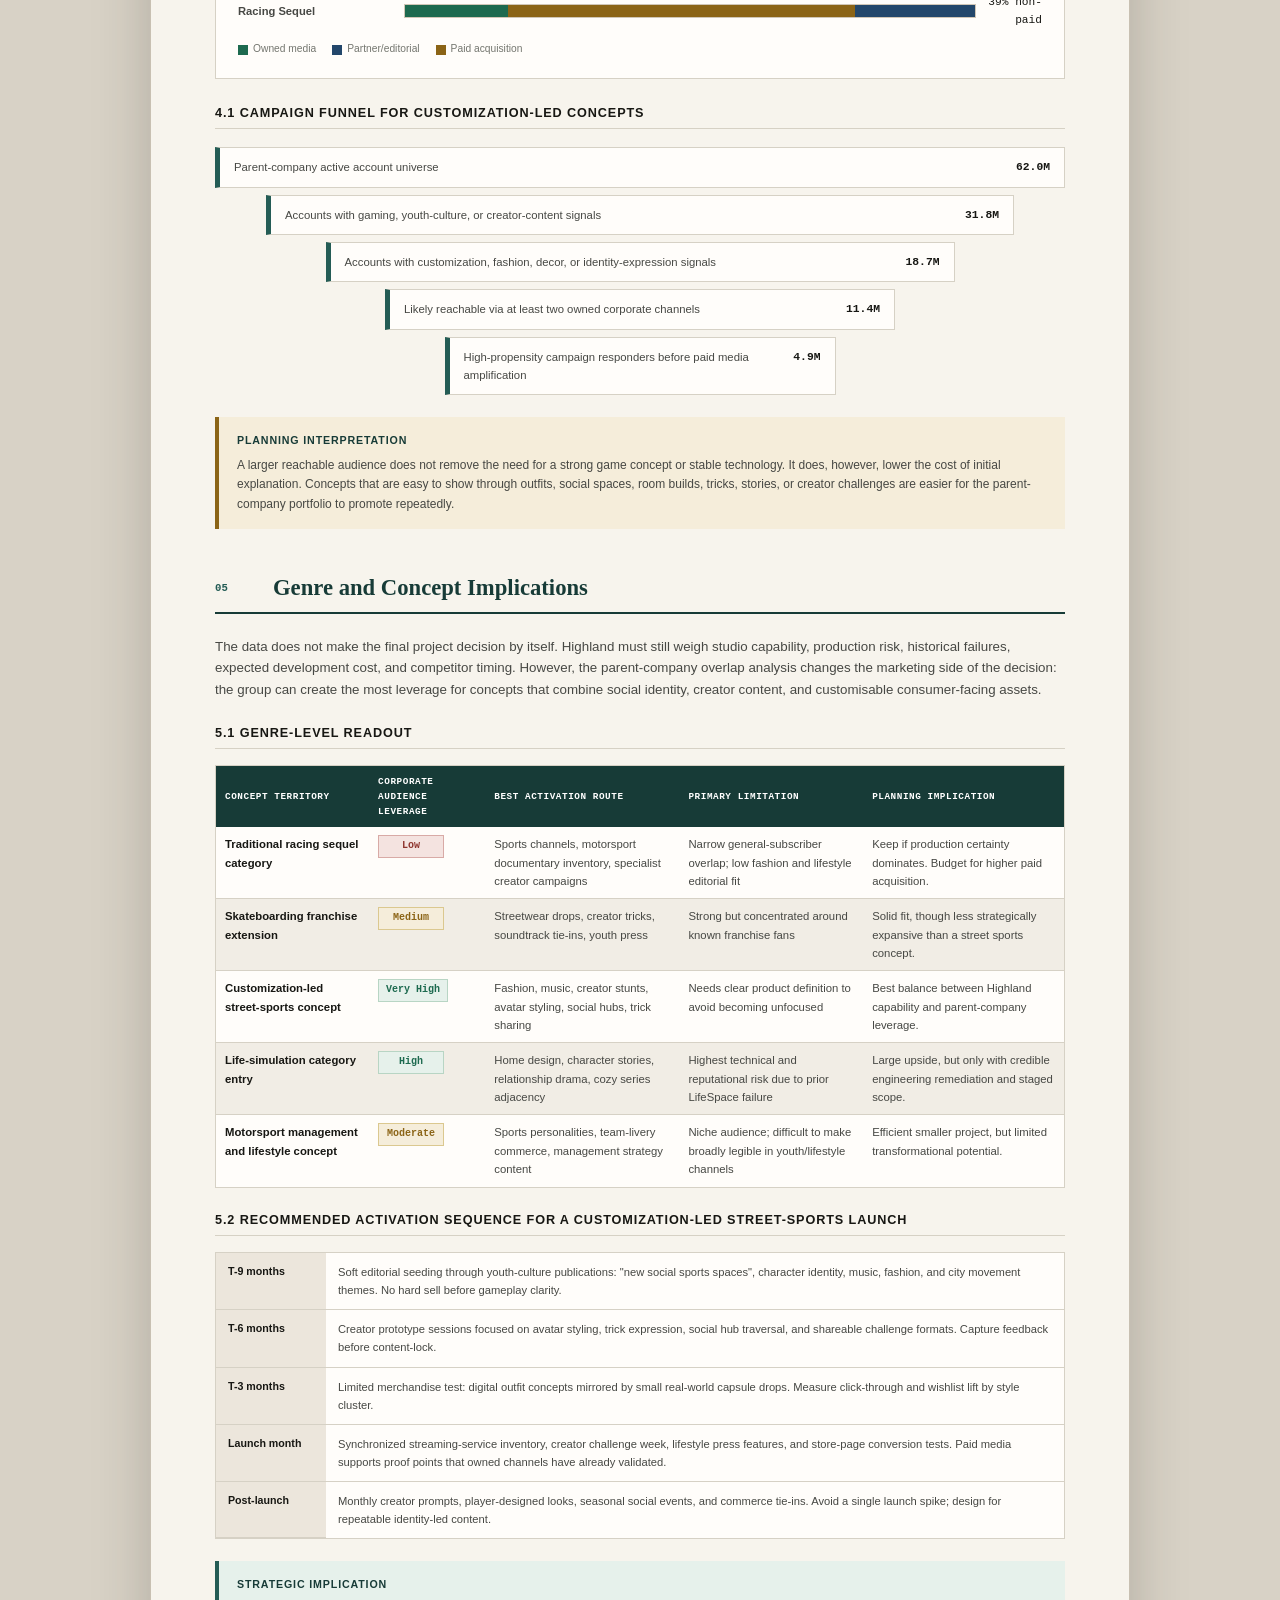
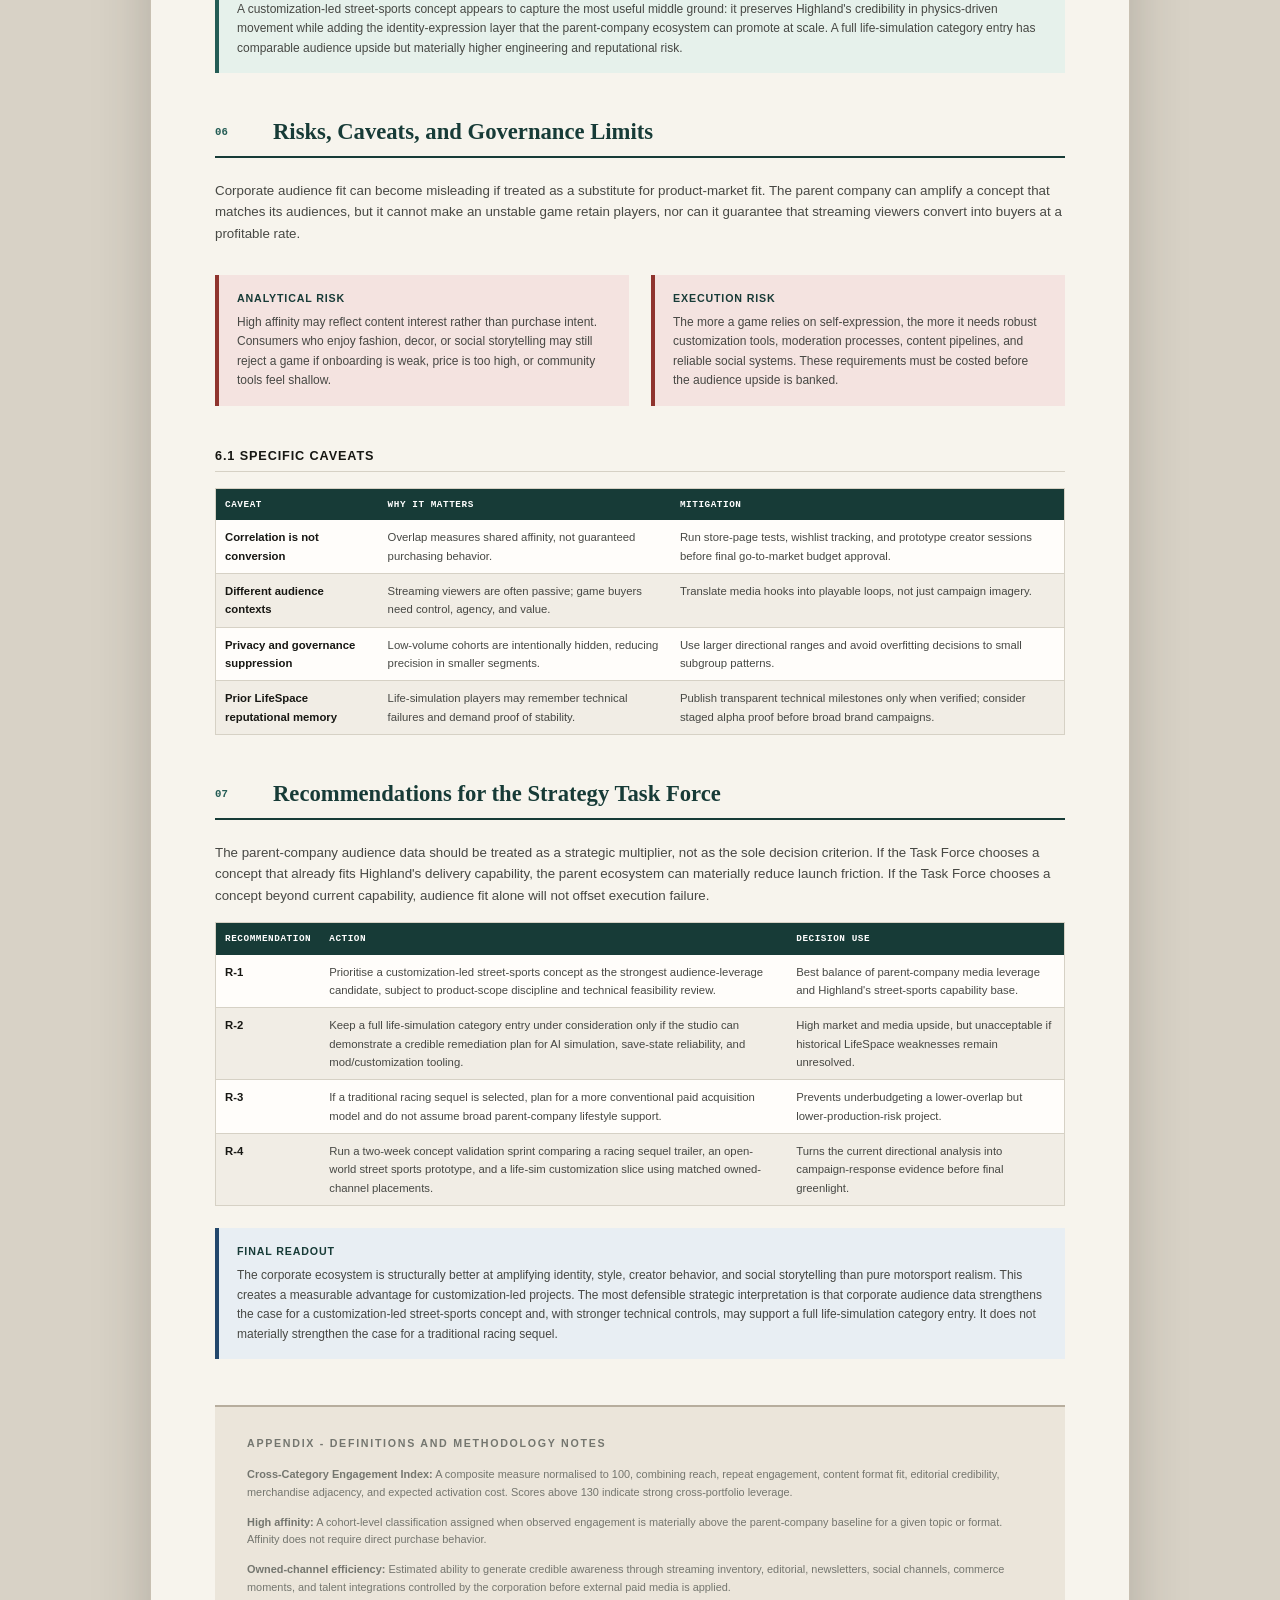
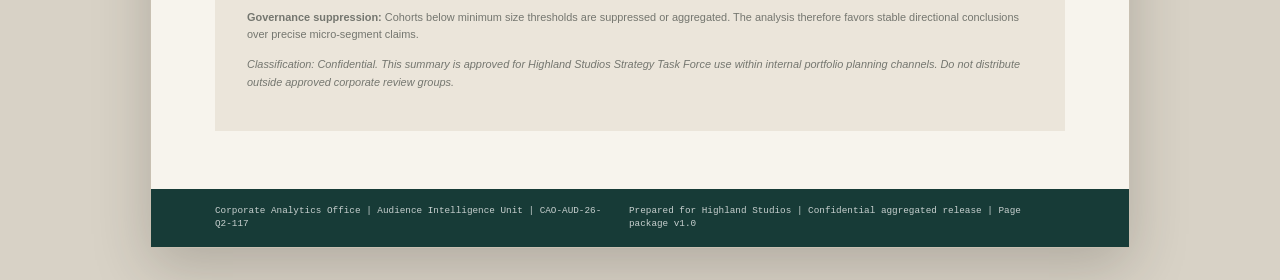
<file: reports/parent_company_audience_overview.html>
<!DOCTYPE html>
<html lang="en">
<head>
<meta charset="UTF-8">
<meta name="viewport" content="width=device-width, initial-scale=1.0">
<title>Corporate Audience Overlap & Media Synergy Study - Highland Studios</title>
<style>
  .pcar,
  .pcar * {
    box-sizing: border-box;
  }

  body {
    margin: 0;
    background: #d8d2c6;
    color: #171713;
    font-family: Aptos, "Segoe UI", Arial, sans-serif;
    font-size: 10pt;
    line-height: 1.62;
  }

  .strategic-document.pcar {
    --paper: #f7f4ed;
    --paper-strong: #fffdfa;
    --ink: #171713;
    --ink-mid: #474844;
    --ink-soft: #74766f;
    --rule: #d6d1c5;
    --rule-strong: #b7ad9d;
    --corporate: #173b37;
    --corporate-2: #245c55;
    --blue: #23476b;
    --blue-pale: #e8eef3;
    --green: #1d6a4f;
    --green-pale: #e6f1eb;
    --amber: #8b6416;
    --amber-pale: #f5edda;
    --red: #8f342e;
    --red-pale: #f4e3e0;
    --violet: #4a3e72;
    --violet-pale: #ece9f3;
    max-width: 980px;
    margin: 32px auto;
    background: var(--paper);
    color: var(--ink);
    border: 1px solid #c8c0b2;
    box-shadow: 0 18px 54px rgba(36, 31, 24, 0.22);
    overflow: visible;
  }

  .pcar h1,
  .pcar h2,
  .pcar h3,
  .pcar h4,
  .pcar p {
    margin-top: 0;
  }

  .pcar p {
    color: var(--ink-mid);
    margin-bottom: 12px;
  }

  .pcar-cover {
    position: relative;
    overflow: hidden;
    min-height: 430px;
    padding: 58px 64px 42px;
    color: #ffffff;
    background:
      linear-gradient(118deg, rgba(23, 59, 55, 0.98), rgba(20, 48, 64, 0.96)),
      repeating-linear-gradient(90deg, rgba(255,255,255,0.06) 0, rgba(255,255,255,0.06) 1px, transparent 1px, transparent 38px);
  }

  .pcar-cover:after {
    content: "";
    position: absolute;
    right: -120px;
    top: -80px;
    width: 440px;
    height: 560px;
    background:
      linear-gradient(135deg, transparent 0 33%, rgba(255,255,255,0.06) 33% 34%, transparent 34% 66%, rgba(255,255,255,0.05) 66% 67%, transparent 67%),
      linear-gradient(45deg, rgba(255,255,255,0.06), transparent 54%);
    transform: rotate(8deg);
  }

  .pcar-cover-inner {
    position: relative;
    z-index: 1;
    max-width: 720px;
  }

  .pcar-eyebrow,
  .pcar-mono,
  .pcar-label,
  .pcar-table th,
  .pcar-toc h2,
  .pcar-section-kicker,
  .pcar-footer {
    font-family: "SFMono-Regular", Consolas, "Liberation Mono", monospace;
  }

  .pcar-eyebrow {
    font-size: 7.5pt;
    letter-spacing: 0.18em;
    text-transform: uppercase;
    opacity: 0.72;
    margin-bottom: 20px;
  }

  .pcar-cover h1 {
    font-family: Georgia, "Times New Roman", serif;
    font-size: 31pt;
    font-weight: 500;
    line-height: 1.08;
    letter-spacing: 0;
    margin-bottom: 18px;
  }

  .pcar-cover h1 span {
    display: block;
    font-style: italic;
    font-weight: 400;
    opacity: 0.82;
  }

  .pcar .pcar-cover-subtitle {
    max-width: 630px;
    color: rgba(255,255,255,0.82);
    font-size: 11pt;
    line-height: 1.62;
    margin-bottom: 34px;
  }

  .pcar-cover-meta {
    display: grid;
    grid-template-columns: repeat(4, minmax(0, 1fr));
    border-top: 1px solid rgba(255,255,255,0.24);
    gap: 22px;
    padding-top: 22px;
  }

  .pcar-cover-meta label {
    display: block;
    color: rgba(255,255,255,0.52);
    font-size: 6.5pt;
    letter-spacing: 0.14em;
    text-transform: uppercase;
    margin-bottom: 5px;
  }

  .pcar-cover-meta span {
    display: block;
    color: rgba(255,255,255,0.9);
    font-size: 8.6pt;
    line-height: 1.35;
  }

  .pcar-status {
    display: inline-block;
    border: 1px solid rgba(255,255,255,0.35);
    background: rgba(255,255,255,0.11);
    color: rgba(255,255,255,0.9);
    padding: 4px 11px;
    margin-bottom: 18px;
    font-size: 7pt;
    letter-spacing: 0.12em;
    text-transform: uppercase;
  }

  .pcar-body {
    padding: 44px 64px 58px;
  }

  .pcar-doc-control {
    display: grid;
    grid-template-columns: 1.15fr 0.85fr;
    gap: 22px;
    margin-bottom: 34px;
  }

  .pcar-panel {
    background: var(--paper-strong);
    border: 1px solid var(--rule);
    padding: 22px 24px;
  }

  .pcar-panel h2,
  .pcar-panel h3 {
    font-size: 10pt;
    margin: 0 0 10px;
    color: var(--corporate);
    text-transform: uppercase;
    letter-spacing: 0.06em;
  }

  .pcar-detail-grid {
    display: grid;
    grid-template-columns: 120px 1fr;
    gap: 7px 16px;
    font-size: 8.5pt;
  }

  .pcar-detail-grid dt {
    color: var(--ink-soft);
    font-weight: 700;
  }

  .pcar-detail-grid dd {
    margin: 0;
    color: var(--ink-mid);
  }

  .pcar-toc {
    background: var(--blue-pale);
    border-left: 4px solid var(--blue);
    padding: 24px 28px;
    margin-bottom: 42px;
  }

  .pcar-toc h2 {
    color: var(--blue);
    font-size: 7pt;
    letter-spacing: 0.18em;
    text-transform: uppercase;
    margin-bottom: 12px;
  }

  .pcar-toc ol {
    list-style: none;
    padding: 0;
    margin: 0;
    counter-reset: report-toc;
  }

  .pcar-toc li {
    counter-increment: report-toc;
    display: grid;
    grid-template-columns: 34px 1fr 38px;
    gap: 10px;
    padding: 5px 0;
    border-bottom: 1px dotted #b8c2cc;
    color: var(--ink-mid);
    font-size: 8.8pt;
  }

  .pcar-toc li:last-child {
    border-bottom: 0;
  }

  .pcar-toc li:before {
    content: counter(report-toc, decimal-leading-zero);
    color: var(--blue);
    font-family: "SFMono-Regular", Consolas, "Liberation Mono", monospace;
    font-size: 7.8pt;
  }

  .pcar-page {
    color: var(--ink-soft);
    text-align: right;
    font-family: "SFMono-Regular", Consolas, "Liberation Mono", monospace;
    font-size: 7.8pt;
  }

  .pcar-exec {
    background: var(--corporate);
    color: #ffffff;
    padding: 32px 36px;
    margin-bottom: 42px;
  }

  .pcar-exec h2 {
    color: rgba(255,255,255,0.74);
    font-size: 7.2pt;
    letter-spacing: 0.2em;
    text-transform: uppercase;
    margin-bottom: 14px;
  }

  .pcar-exec p {
    color: rgba(255,255,255,0.87);
    font-family: Georgia, "Times New Roman", serif;
    font-size: 11pt;
    line-height: 1.68;
  }

  .pcar-kpi-grid {
    display: grid;
    grid-template-columns: repeat(4, minmax(0, 1fr));
    gap: 12px;
    margin-top: 24px;
    padding-top: 22px;
    border-top: 1px solid rgba(255,255,255,0.22);
  }

  .pcar-kpi {
    background: rgba(255,255,255,0.1);
    border-top: 3px solid rgba(255,255,255,0.38);
    padding: 13px 12px 14px;
  }

  .pcar-kpi strong {
    display: block;
    color: #ffffff;
    font-family: "SFMono-Regular", Consolas, "Liberation Mono", monospace;
    font-size: 19pt;
    line-height: 1;
    margin-bottom: 5px;
  }

  .pcar-kpi span {
    display: block;
    color: rgba(255,255,255,0.68);
    font-size: 7.2pt;
    line-height: 1.35;
  }

  .pcar-section {
    margin-bottom: 46px;
  }

  .pcar-section-header {
    display: grid;
    grid-template-columns: 44px 1fr;
    gap: 14px;
    align-items: start;
    border-bottom: 2px solid var(--corporate);
    padding-bottom: 10px;
    margin-bottom: 22px;
  }

  .pcar-section-kicker {
    color: var(--corporate-2);
    font-size: 8pt;
    font-weight: 700;
    padding-top: 5px;
  }

  .pcar-section h2 {
    color: var(--corporate);
    font-family: Georgia, "Times New Roman", serif;
    font-size: 17pt;
    font-weight: 600;
    line-height: 1.18;
    margin: 0;
  }

  .pcar-section h3 {
    color: var(--ink);
    font-size: 9.5pt;
    letter-spacing: 0.07em;
    text-transform: uppercase;
    border-bottom: 1px solid var(--rule);
    padding-bottom: 5px;
    margin: 22px 0 10px;
  }

  .pcar-two-col {
    display: grid;
    grid-template-columns: 1fr 1fr;
    gap: 22px;
  }

  .pcar-three-col {
    display: grid;
    grid-template-columns: repeat(3, minmax(0, 1fr));
    gap: 14px;
  }

  .pcar-callout {
    border-left: 4px solid var(--corporate-2);
    background: var(--green-pale);
    padding: 15px 18px;
    margin: 18px 0;
  }

  .pcar-callout.warning {
    border-left-color: var(--amber);
    background: var(--amber-pale);
  }

  .pcar-callout.risk {
    border-left-color: var(--red);
    background: var(--red-pale);
  }

  .pcar-callout.blue {
    border-left-color: var(--blue);
    background: var(--blue-pale);
  }

  .pcar-callout h4 {
    color: var(--corporate);
    font-size: 8pt;
    text-transform: uppercase;
    letter-spacing: 0.08em;
    margin: 0 0 6px;
  }

  .pcar-callout p {
    font-size: 9pt;
    margin: 0;
  }

  .pcar-table {
    width: 100%;
    border-collapse: collapse;
    margin: 16px 0 22px;
    font-size: 8.5pt;
    background: var(--paper-strong);
    border: 1px solid var(--rule);
  }

  .pcar-table th {
    background: var(--corporate);
    color: #ffffff;
    font-weight: 600;
    font-size: 7pt;
    letter-spacing: 0.06em;
    text-transform: uppercase;
    text-align: left;
    padding: 8px 9px;
  }

  .pcar-table td {
    padding: 8px 9px;
    border-bottom: 1px solid var(--rule);
    color: var(--ink-mid);
    vertical-align: top;
  }

  .pcar-table tbody tr:nth-child(even) td {
    background: #f1ede5;
  }

  .pcar-table td:first-child {
    color: var(--ink);
    font-weight: 700;
  }

  .pcar-chart {
    background: var(--paper-strong);
    border: 1px solid var(--rule);
    padding: 20px 22px;
    margin: 18px 0 24px;
  }

  .pcar-chart-title {
    color: var(--ink);
    font-weight: 700;
    margin-bottom: 3px;
    font-size: 10pt;
  }

  .pcar-chart-note {
    color: var(--ink-soft);
    font-size: 7.6pt;
    margin-bottom: 15px;
  }

  .pcar-bar-row {
    display: grid;
    grid-template-columns: 170px 1fr 54px;
    gap: 12px;
    align-items: center;
    margin-bottom: 10px;
    font-size: 8.4pt;
  }

  .pcar-bar-label {
    color: var(--ink-mid);
    font-weight: 700;
  }

  .pcar-bar-track {
    height: 13px;
    background: #e6e0d4;
    border: 1px solid #d2cabe;
    overflow: hidden;
  }

  .pcar-bar-fill {
    height: 100%;
    width: var(--v);
    background: linear-gradient(90deg, var(--corporate-2), #6d8f82);
  }

  .pcar-bar-fill.blue {
    background: linear-gradient(90deg, var(--blue), #7a94ad);
  }

  .pcar-bar-fill.amber {
    background: linear-gradient(90deg, var(--amber), #c09c4d);
  }

  .pcar-bar-fill.red {
    background: linear-gradient(90deg, var(--red), #c17a73);
  }

  .pcar-bar-value {
    color: var(--ink);
    font-family: "SFMono-Regular", Consolas, "Liberation Mono", monospace;
    text-align: right;
  }

  .pcar-metric-card {
    background: var(--paper-strong);
    border: 1px solid var(--rule);
    border-top: 4px solid var(--corporate-2);
    padding: 16px 15px;
  }

  .pcar-metric-card.alt {
    border-top-color: var(--blue);
  }

  .pcar-metric-card.warn {
    border-top-color: var(--amber);
  }

  .pcar-metric-card.risk {
    border-top-color: var(--red);
  }

  .pcar-metric-card strong {
    display: block;
    color: var(--corporate);
    font-family: "SFMono-Regular", Consolas, "Liberation Mono", monospace;
    font-size: 18pt;
    line-height: 1;
    margin-bottom: 7px;
  }

  .pcar-metric-card span {
    display: block;
    color: var(--ink-soft);
    font-size: 7.6pt;
    line-height: 1.35;
  }

  .pcar-heatmap {
    width: 100%;
    border-collapse: separate;
    border-spacing: 3px;
    margin: 18px 0 20px;
    font-size: 8pt;
  }

  .pcar-heatmap th {
    color: var(--ink-soft);
    font-weight: 700;
    text-align: center;
    font-size: 7pt;
    text-transform: uppercase;
    letter-spacing: 0.05em;
    padding: 5px;
  }

  .pcar-heatmap th:first-child {
    text-align: left;
  }

  .pcar-heatmap td {
    background: #ebe5da;
    padding: 8px;
    text-align: center;
    color: var(--ink);
    border: 1px solid rgba(0,0,0,0.04);
  }

  .pcar-heatmap td:first-child {
    text-align: left;
    font-weight: 700;
    background: var(--paper-strong);
    width: 190px;
  }

  .pcar-heatmap .score-5 { background: #1d6a4f; color: #fff; }
  .pcar-heatmap .score-4 { background: #7aa180; color: #10221a; }
  .pcar-heatmap .score-3 { background: #d8c07c; color: #2c2107; }
  .pcar-heatmap .score-2 { background: #d99570; color: #301105; }
  .pcar-heatmap .score-1 { background: #a3473d; color: #fff; }

  .pcar-flow {
    display: grid;
    grid-template-columns: 1fr 38px 1fr 38px 1fr;
    align-items: stretch;
    gap: 10px;
    margin: 18px 0 22px;
  }

  .pcar-flow-node {
    background: var(--paper-strong);
    border: 1px solid var(--rule);
    border-top: 4px solid var(--blue);
    padding: 14px 14px 15px;
    min-height: 116px;
  }

  .pcar-flow-node strong {
    display: block;
    color: var(--blue);
    font-size: 10pt;
    margin-bottom: 5px;
  }

  .pcar-flow-node span {
    display: block;
    color: var(--ink-soft);
    font-size: 7.8pt;
    line-height: 1.35;
  }

  .pcar-flow-arrow {
    display: flex;
    align-items: center;
    justify-content: center;
    color: var(--corporate-2);
    font-family: Georgia, "Times New Roman", serif;
    font-size: 24pt;
  }

  .pcar-funnel {
    margin: 18px 0 22px;
    display: flex;
    flex-direction: column;
    align-items: center;
    gap: 7px;
  }

  .pcar-funnel-step {
    width: var(--w);
    background: var(--paper-strong);
    border: 1px solid var(--rule);
    border-left: 5px solid var(--corporate-2);
    padding: 10px 14px;
    display: flex;
    justify-content: space-between;
    gap: 14px;
    color: var(--ink-mid);
    font-size: 8.5pt;
  }

  .pcar-funnel-step strong {
    color: var(--ink);
    font-family: "SFMono-Regular", Consolas, "Liberation Mono", monospace;
  }

  .pcar-stack-row {
    display: grid;
    grid-template-columns: 154px 1fr 54px;
    gap: 12px;
    align-items: center;
    margin-bottom: 9px;
    font-size: 8.4pt;
  }

  .pcar-stack {
    display: flex;
    height: 14px;
    background: #e4ded2;
    border: 1px solid #d0c6b6;
  }

  .pcar-stack span {
    display: block;
    height: 100%;
  }

  .pcar-stack-owned { background: var(--green); width: var(--owned); }
  .pcar-stack-paid { background: var(--amber); width: var(--paid); }
  .pcar-stack-partner { background: var(--blue); width: var(--partner); }

  .pcar-legend {
    display: flex;
    gap: 16px;
    flex-wrap: wrap;
    color: var(--ink-soft);
    font-size: 7.7pt;
    margin-top: 12px;
  }

  .pcar-legend span {
    display: inline-flex;
    align-items: center;
    gap: 5px;
  }

  .pcar-swatch {
    width: 10px;
    height: 10px;
    display: inline-block;
  }

  .pcar-timeline {
    display: grid;
    grid-template-columns: 110px 1fr;
    gap: 0;
    margin: 16px 0 22px;
    border: 1px solid var(--rule);
    background: var(--paper-strong);
  }

  .pcar-time-label,
  .pcar-time-cell {
    padding: 10px 12px;
    border-bottom: 1px solid var(--rule);
  }

  .pcar-time-label {
    background: #ece6dc;
    color: var(--ink);
    font-weight: 700;
    font-size: 8pt;
  }

  .pcar-time-cell {
    color: var(--ink-mid);
    font-size: 8.4pt;
  }

  .pcar-time-label:last-of-type,
  .pcar-time-cell:last-of-type {
    border-bottom: 0;
  }

  .pcar-rating {
    display: inline-block;
    min-width: 66px;
    text-align: center;
    padding: 2px 7px;
    font-family: "SFMono-Regular", Consolas, "Liberation Mono", monospace;
    font-size: 7.5pt;
    font-weight: 700;
  }

  .pcar-rating.high {
    background: var(--green-pale);
    color: var(--green);
    border: 1px solid #b8d5c4;
  }

  .pcar-rating.mid {
    background: var(--amber-pale);
    color: var(--amber);
    border: 1px solid #dbc88f;
  }

  .pcar-rating.low {
    background: var(--red-pale);
    color: var(--red);
    border: 1px solid #d8aaa6;
  }

  .pcar-source-note {
    color: var(--ink-soft);
    font-size: 7.6pt;
    margin-top: -8px;
  }

  .pcar-appendix {
    background: #ebe5da;
    border-top: 2px solid var(--rule-strong);
    padding: 28px 32px;
    margin-top: 38px;
  }

  .pcar-appendix h2 {
    color: var(--ink-soft);
    font-size: 8pt;
    letter-spacing: 0.16em;
    text-transform: uppercase;
    margin-bottom: 14px;
  }

  .pcar-appendix p {
    color: var(--ink-soft);
    font-size: 8.2pt;
  }

  .pcar-footer {
    background: var(--corporate);
    color: rgba(255,255,255,0.76);
    display: flex;
    justify-content: space-between;
    gap: 20px;
    padding: 16px 64px;
    font-size: 7pt;
    line-height: 1.35;
  }

  @media (max-width: 860px) {
    .strategic-document.pcar {
      margin: 0;
      border-left: 0;
      border-right: 0;
    }

    .pcar-cover,
    .pcar-body,
    .pcar-footer {
      padding-left: 28px;
      padding-right: 28px;
    }

    .pcar-cover-meta,
    .pcar-kpi-grid,
    .pcar-doc-control,
    .pcar-two-col,
    .pcar-three-col {
      grid-template-columns: 1fr;
    }

    .pcar-flow {
      grid-template-columns: 1fr;
    }

    .pcar-flow-arrow {
      transform: rotate(90deg);
      min-height: 18px;
    }

    .pcar-bar-row,
    .pcar-stack-row {
      grid-template-columns: 1fr;
      gap: 5px;
    }
  }

  @media print {
    body {
      background: #fff;
    }

    .strategic-document.pcar {
      margin: 0;
      max-width: none;
      border: 0;
      box-shadow: none;
    }

    .pcar-section {
      break-inside: avoid;
    }
  }
</style>
</head>
<body>
<article class="strategic-document pcar">
  <header class="pcar-cover">
    <div class="pcar-cover-inner">
      <div class="pcar-status pcar-mono">Approved Release - Confidential</div>
      <div class="pcar-eyebrow">Corporate Analytics Office | Audience Intelligence Unit</div>
      <h1>Corporate Audience Overlap <span>&amp; Media Synergy Study</span></h1>
      <p class="pcar-cover-subtitle">A governance-approved summary of cross-category consumer affinity, owned-channel media leverage, and campaign fit for Highland Studios' portfolio planning cycle.</p>
      <div class="pcar-cover-meta">
        <div>
          <label>Document ID</label>
          <span>CAO-AUD-26-Q2-117</span>
        </div>
        <div>
          <label>Prepared For</label>
          <span>Highland Studios Strategy Task Force</span>
        </div>
        <div>
          <label>Data Window</label>
          <span>Oct 2025 - Mar 2026</span>
        </div>
        <div>
          <label>Distribution</label>
          <span>Internal planning use only</span>
        </div>
      </div>
    </div>
  </header>

  <div class="pcar-body">
    <div class="pcar-doc-control">
      <div class="pcar-panel">
        <h2>Document Control</h2>
        <dl class="pcar-detail-grid">
          <dt>Prepared by</dt>
          <dd>Corporate Analytics Office, Audience Intelligence Unit</dd>
          <dt>Sponsor</dt>
          <dd>Group Strategy and Portfolio Planning</dd>
          <dt>Security</dt>
          <dd>Confidential - aggregated data only; no user-level export authorised</dd>
          <dt>Review cycle</dt>
          <dd>Quarterly refresh; next scheduled readout July 2026</dd>
          <dt>Contact</dt>
          <dd>Corporate Data Governance Team Office</dd>
        </dl>
      </div>
      <div class="pcar-panel">
        <h3>Release Conditions</h3>
        <p>This document is an approved analytical summary produced after governance review. It intentionally excludes raw identifiers, household-level viewing paths, precise purchase histories, and any export that would allow direct re-identification of individuals.</p>
        <p>Percentages should be interpreted as directional planning indicators, not deterministic conversion forecasts.</p>
      </div>
    </div>

    <nav class="pcar-toc" aria-label="Table of contents">
      <h2>Contents</h2>
      <ol>
        <li><span>Executive Summary and Decision Relevance</span><span class="pcar-page">03</span></li>
        <li><span>Objective, Scope, and Analytical Method</span><span class="pcar-page">05</span></li>
        <li><span>Audience Universe and Overlap Findings</span><span class="pcar-page">07</span></li>
        <li><span>Cross-Category Engagement Indices</span><span class="pcar-page">10</span></li>
        <li><span>Owned Media and Commerce Synergy Model</span><span class="pcar-page">14</span></li>
        <li><span>Genre and Concept Implications</span><span class="pcar-page">18</span></li>
        <li><span>Risks, Caveats, and Governance Limits</span><span class="pcar-page">22</span></li>
        <li><span>Recommendations and Appendix Notes</span><span class="pcar-page">25</span></li>
      </ol>
    </nav>

    <section class="pcar-exec" id="executive-summary">
      <h2>Executive Summary</h2>
      <p>This report evaluates potential brand alignment and cross-promotional synergies between Highland Studios' upcoming project directions and the broader media ecosystem owned by the parent corporation. The parent company's relevant assets include a streaming service with 62M active accounts, fashion merchandising, youth-culture lifestyle publications, licensed talent access, and owned social channels.</p>
      <p>The strongest finding is that creative self-expression travels well across the group portfolio. Lifestyle and cozy-media overlap reaches 82% among players who bought Highland's action-sports titles, especially where character styling, home or space decoration, music identity, creator tutorials, and fashion-led social content are present. By contrast, motorsport broadcast overlap is materially narrower: only 24% of general corporate subscribers overlap with racing simulation buyers, with concentration in core sports channels and lower reach through lifestyle or merchandising units.</p>
      <p>In portfolio planning terms, a title with heavy customization, self-expression, and social sandbox structures can use corporate owned media more efficiently than a traditional racing sequel. Full life-simulation concepts show comparable audience reach but materially higher execution sensitivity. Traditional racing remains commercially viable as a lower-volatility production path, but it lacks the same corporate demographic leverage and would require a higher share of paid marketing spend to achieve comparable visibility.</p>
      <div class="pcar-kpi-grid">
        <div class="pcar-kpi">
          <strong>62M</strong>
          <span>active streaming accounts in the approved parent-company universe</span>
        </div>
        <div class="pcar-kpi">
          <strong>82%</strong>
          <span>lifestyle and cozy-media affinity among action-sports buyers</span>
        </div>
        <div class="pcar-kpi">
          <strong>24%</strong>
          <span>general subscriber overlap with racing simulation buyers</span>
        </div>
        <div class="pcar-kpi">
          <strong>3.1x</strong>
          <span>relative owned-channel efficiency for customization-led concepts</span>
        </div>
      </div>
    </section>

    <section class="pcar-section" id="objective">
      <div class="pcar-section-header">
        <div class="pcar-section-kicker">01</div>
        <h2>Objective, Scope, and Analytical Method</h2>
      </div>
      <p>The Strategy Task Force asked whether Highland Studios' parent-company ecosystem provides meaningful audience leverage across relevant genre and concept territories. The analysis focuses on whether existing entertainment, lifestyle, commerce, and publication audiences can reduce go-to-market friction, increase credibility, or create lower-cost discovery loops for a new Highland title.</p>
      <p>The question is not simply whether parent-company consumers play games. The more useful question is whether the group's audiences already demonstrate behaviors that resemble the emotional and social use cases of a proposed game: identity formation, character styling, episodic viewing, competitive fandom, collection behavior, social sharing, creator imitation, and willingness to buy adjacent merchandise.</p>

      <h3>1.1 Approved Data Sources</h3>
      <table class="pcar-table">
        <thead>
          <tr>
            <th>Source</th>
            <th>Coverage</th>
            <th>Refresh</th>
            <th>Analytical Use</th>
            <th>Governance Treatment</th>
          </tr>
        </thead>
        <tbody>
          <tr>
            <td>Streaming account taxonomy</td>
            <td>62M active accounts across entertainment, sport, and youth-culture verticals</td>
            <td>Quarterly</td>
            <td>Media affinity, format preference, co-viewing context</td>
            <td>Aggregated cohorts only</td>
          </tr>
          <tr>
            <td>Merchandise transaction segments</td>
            <td>Fashion, collectible, event, and limited-edition drops</td>
            <td>Monthly</td>
            <td>Commerce conversion and style-led purchasing</td>
            <td>Spend bands, no raw transaction export</td>
          </tr>
          <tr>
            <td>Lifestyle publication audiences</td>
            <td>Editorial readers and newsletter subscribers across youth culture, design, sport, and music</td>
            <td>Monthly</td>
            <td>Topic resonance and creator-led feature fit</td>
            <td>Topic clusters; no named reader lists</td>
          </tr>
          <tr>
            <td>Highland historical buyers</td>
            <td>Prior racing, skateboarding, and simulation title purchasers</td>
            <td>Historical snapshot</td>
            <td>Gaming baseline and franchise affinity</td>
            <td>Hashed and cohort-matched</td>
          </tr>
          <tr>
            <td>Social content engagement</td>
            <td>Owned-channel posts, trailer reactions, creator clips, and editorial shares</td>
            <td>Weekly</td>
            <td>Content format performance and message testing</td>
            <td>Aggregate engagement only</td>
          </tr>
        </tbody>
      </table>
      <p class="pcar-source-note">Source: Corporate Analytics Office approved release CAO-AUD-26-Q2-117. Sample thresholds suppress cohorts below governance minimums.</p>

      <div class="pcar-callout blue">
        <h4>Method Note</h4>
        <p>Overlap percentages measure observed co-affinity within the parent-company ecosystem. They do not assert that every overlapping consumer will purchase a game. The values are most useful for comparing the relative ease of reaching, explaining, and validating each project concept through owned channels.</p>
      </div>
    </section>

    <section class="pcar-section" id="audience-universe">
      <div class="pcar-section-header">
        <div class="pcar-section-kicker">02</div>
        <h2>Audience Universe and Overlap Findings</h2>
      </div>
      <p>The approved parent-company universe is broad, but the gaming-relevant portion is not evenly distributed across genres. Racing buyers are concentrated in sports-viewing and vehicle-culture pockets. Skateboarding and lifestyle-sports buyers are spread across streetwear, music, short-form creator culture, fashion drops, and design-led streaming categories. Life-simulation intenders show lower existing Highland familiarity, but high alignment with customization, home-space, relationship-story, and cozy-media signals.</p>

      <div class="pcar-chart" aria-label="Audience overlap bar chart">
        <div class="pcar-chart-title">Observed Cross-Category Affinity by Highland-Relevant Segment</div>
        <div class="pcar-chart-note">Share of each gaming segment showing high affinity with selected parent-company media and commerce categories.</div>
        <div class="pcar-bar-row">
          <div class="pcar-bar-label">Action-sports buyers to lifestyle/cozy media</div>
          <div class="pcar-bar-track"><div class="pcar-bar-fill" style="--v:82%"></div></div>
          <div class="pcar-bar-value">82%</div>
        </div>
        <div class="pcar-bar-row">
          <div class="pcar-bar-label">Skate buyers to fashion and music drops</div>
          <div class="pcar-bar-track"><div class="pcar-bar-fill" style="--v:76%"></div></div>
          <div class="pcar-bar-value">76%</div>
        </div>
        <div class="pcar-bar-row">
          <div class="pcar-bar-label">Life-sim intenders to home/style series</div>
          <div class="pcar-bar-track"><div class="pcar-bar-fill blue" style="--v:69%"></div></div>
          <div class="pcar-bar-value">69%</div>
        </div>
        <div class="pcar-bar-row">
          <div class="pcar-bar-label">Motorsport players to sports channels</div>
          <div class="pcar-bar-track"><div class="pcar-bar-fill amber" style="--v:52%"></div></div>
          <div class="pcar-bar-value">52%</div>
        </div>
        <div class="pcar-bar-row">
          <div class="pcar-bar-label">General subscribers to racing buyers</div>
          <div class="pcar-bar-track"><div class="pcar-bar-fill red" style="--v:24%"></div></div>
          <div class="pcar-bar-value">24%</div>
        </div>
      </div>

      <div class="pcar-three-col">
        <div class="pcar-metric-card">
          <strong>18.7M</strong>
          <span>reachable accounts with both gaming and identity-expression signals</span>
        </div>
        <div class="pcar-metric-card alt">
          <strong>11.4M</strong>
          <span>accounts showing repeat engagement with customization, decor, fashion, or creator-led tutorials</span>
        </div>
        <div class="pcar-metric-card warn">
          <strong>4.2M</strong>
          <span>accounts showing strong racing or motorsport affinity but low lifestyle-content breadth</span>
        </div>
      </div>

      <h3>2.1 Audience Interpretation</h3>
      <p>The scale advantage sits with concepts that can be explained through identity and social creativity. Parent-company channels already know how to package fashion edits, character-led stories, creator transformations, room makeovers, playlist identity, and aspirational lifestyle routines. These formats translate naturally to a customizable sports-lifestyle or life-simulation concept.</p>
      <p>Racing concepts can still benefit from sports channels, motorsport documentaries, and high-performance equipment partnerships. However, the data suggests that racing requires a more specialised message and reaches fewer casual entertainment subscribers through the parent portfolio.</p>
    </section>

    <section class="pcar-section" id="engagement-indices">
      <div class="pcar-section-header">
        <div class="pcar-section-kicker">03</div>
        <h2>Cross-Category Engagement Indices</h2>
      </div>
      <p>To compare concepts on a like-for-like basis, the Analytics Office created a Cross-Category Engagement Index. A score of 100 represents average cross-category fit for a recent mid-budget game launch within the group. Scores above 130 indicate that the concept can plausibly be supported with unusually efficient owned media, editorial, or commerce integrations.</p>

      <table class="pcar-table">
        <thead>
          <tr>
            <th>Candidate Concept</th>
            <th>Streaming Affinity</th>
            <th>Editorial Fit</th>
            <th>Merchandise Fit</th>
            <th>Creator Content Fit</th>
            <th>Composite Index</th>
          </tr>
        </thead>
        <tbody>
          <tr>
            <td>Life-simulation category entry</td>
            <td>172</td>
            <td>151</td>
            <td>138</td>
            <td>166</td>
            <td><span class="pcar-rating high">157</span></td>
          </tr>
          <tr>
            <td>Customization-led street-sports concept</td>
            <td>148</td>
            <td>166</td>
            <td>171</td>
            <td>159</td>
            <td><span class="pcar-rating high">161</span></td>
          </tr>
          <tr>
            <td>Skateboarding franchise extension</td>
            <td>118</td>
            <td>132</td>
            <td>147</td>
            <td>135</td>
            <td><span class="pcar-rating mid">133</span></td>
          </tr>
          <tr>
            <td>Motorsport management and lifestyle concept</td>
            <td>91</td>
            <td>96</td>
            <td>107</td>
            <td>82</td>
            <td><span class="pcar-rating mid">94</span></td>
          </tr>
          <tr>
            <td>Traditional racing sequel category</td>
            <td>78</td>
            <td>72</td>
            <td>83</td>
            <td>61</td>
            <td><span class="pcar-rating low">74</span></td>
          </tr>
        </tbody>
      </table>

      <h3>3.1 Concept-to-Asset Fit Heatmap</h3>
      <table class="pcar-heatmap" aria-label="Concept territory to asset fit heatmap">
        <thead>
          <tr>
            <th>Genre / Concept Territory</th>
            <th>Streaming</th>
            <th>Fashion</th>
            <th>Lifestyle Press</th>
            <th>Creator Network</th>
            <th>Sports Channels</th>
            <th>Commerce</th>
          </tr>
        </thead>
        <tbody>
          <tr>
            <td>Traditional racing sequel category</td>
            <td class="score-2">2</td>
            <td class="score-1">1</td>
            <td class="score-1">1</td>
            <td class="score-2">2</td>
            <td class="score-5">5</td>
            <td class="score-2">2</td>
          </tr>
          <tr>
            <td>Skateboarding franchise extension</td>
            <td class="score-3">3</td>
            <td class="score-5">5</td>
            <td class="score-4">4</td>
            <td class="score-4">4</td>
            <td class="score-2">2</td>
            <td class="score-4">4</td>
          </tr>
          <tr>
            <td>Customization-led street-sports concept</td>
            <td class="score-5">5</td>
            <td class="score-5">5</td>
            <td class="score-5">5</td>
            <td class="score-5">5</td>
            <td class="score-3">3</td>
            <td class="score-5">5</td>
          </tr>
          <tr>
            <td>Life-simulation category entry</td>
            <td class="score-5">5</td>
            <td class="score-4">4</td>
            <td class="score-5">5</td>
            <td class="score-5">5</td>
            <td class="score-1">1</td>
            <td class="score-4">4</td>
          </tr>
          <tr>
            <td>Motorsport management and lifestyle concept</td>
            <td class="score-2">2</td>
            <td class="score-3">3</td>
            <td class="score-3">3</td>
            <td class="score-2">2</td>
            <td class="score-4">4</td>
            <td class="score-3">3</td>
          </tr>
        </tbody>
      </table>
      <p class="pcar-source-note">Heatmap scale: 1 = weak fit, 3 = workable fit, 5 = strong fit. Ratings combine reach, message credibility, expected content supply, and internal activation cost.</p>
    </section>

    <section class="pcar-section" id="media-synergy">
      <div class="pcar-section-header">
        <div class="pcar-section-kicker">04</div>
        <h2>Owned Media and Commerce Synergy Model</h2>
      </div>
      <p>The parent-company advantage is most valuable where the group can provide credible discovery without buying every impression externally. The model below separates paid acquisition from owned media, partner editorial, and commerce-led discovery. Customization-heavy concepts shift more of the launch burden toward channels already controlled by the corporation.</p>

      <div class="pcar-flow" aria-label="Media synergy flow">
        <div class="pcar-flow-node">
          <strong>Audience Signal</strong>
          <span>Identity expression, character styling, lifestyle aspiration, creator imitation, and social sharing detected across streaming and editorial cohorts.</span>
        </div>
        <div class="pcar-flow-arrow">></div>
        <div class="pcar-flow-node">
          <strong>Activation Surface</strong>
          <span>Series placements, fashion drops, youth-culture articles, creator challenges, playlist moments, and short-form explainers.</span>
        </div>
        <div class="pcar-flow-arrow">></div>
        <div class="pcar-flow-node">
          <strong>Game Demand</strong>
          <span>Wishlist additions, launch trial intent, community sharing, avatar-item interest, and lower dependence on paid reach.</span>
        </div>
      </div>

      <div class="pcar-chart" aria-label="Marketing mix stacked bars">
        <div class="pcar-chart-title">Illustrative Launch-Reach Mix by Project Concept</div>
        <div class="pcar-chart-note">Estimated share of reachable launch impressions by channel type under a standard group-supported campaign.</div>
        <div class="pcar-stack-row">
          <div class="pcar-bar-label">Skateboarding Sequel</div>
          <div class="pcar-stack" style="--owned:46%; --paid:22%; --partner:32%">
            <span class="pcar-stack-owned"></span><span class="pcar-stack-paid"></span><span class="pcar-stack-partner"></span>
          </div>
          <div class="pcar-bar-value">78% non-paid</div>
        </div>
        <div class="pcar-stack-row">
          <div class="pcar-bar-label">Life Simulation Reboot</div>
          <div class="pcar-stack" style="--owned:41%; --paid:29%; --partner:30%">
            <span class="pcar-stack-owned"></span><span class="pcar-stack-paid"></span><span class="pcar-stack-partner"></span>
          </div>
          <div class="pcar-bar-value">71% non-paid</div>
        </div>
        <div class="pcar-stack-row">
          <div class="pcar-bar-label">Open-World Street Sports</div>
          <div class="pcar-stack" style="--owned:34%; --paid:36%; --partner:30%">
            <span class="pcar-stack-owned"></span><span class="pcar-stack-paid"></span><span class="pcar-stack-partner"></span>
          </div>
          <div class="pcar-bar-value">64% non-paid</div>
        </div>
        <div class="pcar-stack-row">
          <div class="pcar-bar-label">Racing Sequel</div>
          <div class="pcar-stack" style="--owned:18%; --paid:61%; --partner:21%">
            <span class="pcar-stack-owned"></span><span class="pcar-stack-paid"></span><span class="pcar-stack-partner"></span>
          </div>
          <div class="pcar-bar-value">39% non-paid</div>
        </div>
        <div class="pcar-legend">
          <span><i class="pcar-swatch" style="background: var(--green)"></i>Owned media</span>
          <span><i class="pcar-swatch" style="background: var(--blue)"></i>Partner/editorial</span>
          <span><i class="pcar-swatch" style="background: var(--amber)"></i>Paid acquisition</span>
        </div>
      </div>

      <h3>4.1 Campaign Funnel for Customization-Led Concepts</h3>
      <div class="pcar-funnel" aria-label="Customization-led campaign funnel">
        <div class="pcar-funnel-step" style="--w:100%"><span>Parent-company active account universe</span><strong>62.0M</strong></div>
        <div class="pcar-funnel-step" style="--w:88%"><span>Accounts with gaming, youth-culture, or creator-content signals</span><strong>31.8M</strong></div>
        <div class="pcar-funnel-step" style="--w:74%"><span>Accounts with customization, fashion, decor, or identity-expression signals</span><strong>18.7M</strong></div>
        <div class="pcar-funnel-step" style="--w:60%"><span>Likely reachable via at least two owned corporate channels</span><strong>11.4M</strong></div>
        <div class="pcar-funnel-step" style="--w:46%"><span>High-propensity campaign responders before paid media amplification</span><strong>4.9M</strong></div>
      </div>

      <div class="pcar-callout warning">
        <h4>Planning Interpretation</h4>
        <p>A larger reachable audience does not remove the need for a strong game concept or stable technology. It does, however, lower the cost of initial explanation. Concepts that are easy to show through outfits, social spaces, room builds, tricks, stories, or creator challenges are easier for the parent-company portfolio to promote repeatedly.</p>
      </div>
    </section>

    <section class="pcar-section" id="project-implications">
      <div class="pcar-section-header">
        <div class="pcar-section-kicker">05</div>
        <h2>Genre and Concept Implications</h2>
      </div>
      <p>The data does not make the final project decision by itself. Highland must still weigh studio capability, production risk, historical failures, expected development cost, and competitor timing. However, the parent-company overlap analysis changes the marketing side of the decision: the group can create the most leverage for concepts that combine social identity, creator content, and customisable consumer-facing assets.</p>

      <h3>5.1 Genre-Level Readout</h3>
      <table class="pcar-table">
        <thead>
          <tr>
            <th>Concept Territory</th>
            <th>Corporate Audience Leverage</th>
            <th>Best Activation Route</th>
            <th>Primary Limitation</th>
            <th>Planning Implication</th>
          </tr>
        </thead>
        <tbody>
          <tr>
            <td>Traditional racing sequel category</td>
            <td><span class="pcar-rating low">Low</span></td>
            <td>Sports channels, motorsport documentary inventory, specialist creator campaigns</td>
            <td>Narrow general-subscriber overlap; low fashion and lifestyle editorial fit</td>
            <td>Keep if production certainty dominates. Budget for higher paid acquisition.</td>
          </tr>
          <tr>
            <td>Skateboarding franchise extension</td>
            <td><span class="pcar-rating mid">Medium</span></td>
            <td>Streetwear drops, creator tricks, soundtrack tie-ins, youth press</td>
            <td>Strong but concentrated around known franchise fans</td>
            <td>Solid fit, though less strategically expansive than a street sports concept.</td>
          </tr>
          <tr>
            <td>Customization-led street-sports concept</td>
            <td><span class="pcar-rating high">Very High</span></td>
            <td>Fashion, music, creator stunts, avatar styling, social hubs, trick sharing</td>
            <td>Needs clear product definition to avoid becoming unfocused</td>
            <td>Best balance between Highland capability and parent-company leverage.</td>
          </tr>
          <tr>
            <td>Life-simulation category entry</td>
            <td><span class="pcar-rating high">High</span></td>
            <td>Home design, character stories, relationship drama, cozy series adjacency</td>
            <td>Highest technical and reputational risk due to prior LifeSpace failure</td>
            <td>Large upside, but only with credible engineering remediation and staged scope.</td>
          </tr>
          <tr>
            <td>Motorsport management and lifestyle concept</td>
            <td><span class="pcar-rating mid">Moderate</span></td>
            <td>Sports personalities, team-livery commerce, management strategy content</td>
            <td>Niche audience; difficult to make broadly legible in youth/lifestyle channels</td>
            <td>Efficient smaller project, but limited transformational potential.</td>
          </tr>
        </tbody>
      </table>

      <h3>5.2 Recommended Activation Sequence for a Customization-Led Street-Sports Launch</h3>
      <div class="pcar-timeline">
        <div class="pcar-time-label">T-9 months</div>
        <div class="pcar-time-cell">Soft editorial seeding through youth-culture publications: "new social sports spaces", character identity, music, fashion, and city movement themes. No hard sell before gameplay clarity.</div>
        <div class="pcar-time-label">T-6 months</div>
        <div class="pcar-time-cell">Creator prototype sessions focused on avatar styling, trick expression, social hub traversal, and shareable challenge formats. Capture feedback before content-lock.</div>
        <div class="pcar-time-label">T-3 months</div>
        <div class="pcar-time-cell">Limited merchandise test: digital outfit concepts mirrored by small real-world capsule drops. Measure click-through and wishlist lift by style cluster.</div>
        <div class="pcar-time-label">Launch month</div>
        <div class="pcar-time-cell">Synchronized streaming-service inventory, creator challenge week, lifestyle press features, and store-page conversion tests. Paid media supports proof points that owned channels have already validated.</div>
        <div class="pcar-time-label">Post-launch</div>
        <div class="pcar-time-cell">Monthly creator prompts, player-designed looks, seasonal social events, and commerce tie-ins. Avoid a single launch spike; design for repeatable identity-led content.</div>
      </div>

      <div class="pcar-callout">
        <h4>Strategic Implication</h4>
        <p>A customization-led street-sports concept appears to capture the most useful middle ground: it preserves Highland's credibility in physics-driven movement while adding the identity-expression layer that the parent-company ecosystem can promote at scale. A full life-simulation category entry has comparable audience upside but materially higher engineering and reputational risk.</p>
      </div>
    </section>

    <section class="pcar-section" id="risks">
      <div class="pcar-section-header">
        <div class="pcar-section-kicker">06</div>
        <h2>Risks, Caveats, and Governance Limits</h2>
      </div>
      <p>Corporate audience fit can become misleading if treated as a substitute for product-market fit. The parent company can amplify a concept that matches its audiences, but it cannot make an unstable game retain players, nor can it guarantee that streaming viewers convert into buyers at a profitable rate.</p>

      <div class="pcar-two-col">
        <div class="pcar-callout risk">
          <h4>Analytical Risk</h4>
          <p>High affinity may reflect content interest rather than purchase intent. Consumers who enjoy fashion, decor, or social storytelling may still reject a game if onboarding is weak, price is too high, or community tools feel shallow.</p>
        </div>
        <div class="pcar-callout risk">
          <h4>Execution Risk</h4>
          <p>The more a game relies on self-expression, the more it needs robust customization tools, moderation processes, content pipelines, and reliable social systems. These requirements must be costed before the audience upside is banked.</p>
        </div>
      </div>

      <h3>6.1 Specific Caveats</h3>
      <table class="pcar-table">
        <thead>
          <tr>
            <th>Caveat</th>
            <th>Why It Matters</th>
            <th>Mitigation</th>
          </tr>
        </thead>
        <tbody>
          <tr>
            <td>Correlation is not conversion</td>
            <td>Overlap measures shared affinity, not guaranteed purchasing behavior.</td>
            <td>Run store-page tests, wishlist tracking, and prototype creator sessions before final go-to-market budget approval.</td>
          </tr>
          <tr>
            <td>Different audience contexts</td>
            <td>Streaming viewers are often passive; game buyers need control, agency, and value.</td>
            <td>Translate media hooks into playable loops, not just campaign imagery.</td>
          </tr>
          <tr>
            <td>Privacy and governance suppression</td>
            <td>Low-volume cohorts are intentionally hidden, reducing precision in smaller segments.</td>
            <td>Use larger directional ranges and avoid overfitting decisions to small subgroup patterns.</td>
          </tr>
          <tr>
            <td>Prior LifeSpace reputational memory</td>
            <td>Life-simulation players may remember technical failures and demand proof of stability.</td>
            <td>Publish transparent technical milestones only when verified; consider staged alpha proof before broad brand campaigns.</td>
          </tr>
        </tbody>
      </table>
    </section>

    <section class="pcar-section" id="recommendations">
      <div class="pcar-section-header">
        <div class="pcar-section-kicker">07</div>
        <h2>Recommendations for the Strategy Task Force</h2>
      </div>
      <p>The parent-company audience data should be treated as a strategic multiplier, not as the sole decision criterion. If the Task Force chooses a concept that already fits Highland's delivery capability, the parent ecosystem can materially reduce launch friction. If the Task Force chooses a concept beyond current capability, audience fit alone will not offset execution failure.</p>

      <table class="pcar-table">
        <thead>
          <tr>
            <th>Recommendation</th>
            <th>Action</th>
            <th>Decision Use</th>
          </tr>
        </thead>
        <tbody>
          <tr>
            <td>R-1</td>
            <td>Prioritise a customization-led street-sports concept as the strongest audience-leverage candidate, subject to product-scope discipline and technical feasibility review.</td>
            <td>Best balance of parent-company media leverage and Highland's street-sports capability base.</td>
          </tr>
          <tr>
            <td>R-2</td>
            <td>Keep a full life-simulation category entry under consideration only if the studio can demonstrate a credible remediation plan for AI simulation, save-state reliability, and mod/customization tooling.</td>
            <td>High market and media upside, but unacceptable if historical LifeSpace weaknesses remain unresolved.</td>
          </tr>
          <tr>
            <td>R-3</td>
            <td>If a traditional racing sequel is selected, plan for a more conventional paid acquisition model and do not assume broad parent-company lifestyle support.</td>
            <td>Prevents underbudgeting a lower-overlap but lower-production-risk project.</td>
          </tr>
          <tr>
            <td>R-4</td>
            <td>Run a two-week concept validation sprint comparing a racing sequel trailer, an open-world street sports prototype, and a life-sim customization slice using matched owned-channel placements.</td>
            <td>Turns the current directional analysis into campaign-response evidence before final greenlight.</td>
          </tr>
        </tbody>
      </table>

      <div class="pcar-callout blue">
        <h4>Final Readout</h4>
        <p>The corporate ecosystem is structurally better at amplifying identity, style, creator behavior, and social storytelling than pure motorsport realism. This creates a measurable advantage for customization-led projects. The most defensible strategic interpretation is that corporate audience data strengthens the case for a customization-led street-sports concept and, with stronger technical controls, may support a full life-simulation category entry. It does not materially strengthen the case for a traditional racing sequel.</p>
      </div>
    </section>

    <div class="pcar-appendix">
      <h2>Appendix - Definitions and Methodology Notes</h2>
      <p><strong>Cross-Category Engagement Index:</strong> A composite measure normalised to 100, combining reach, repeat engagement, content format fit, editorial credibility, merchandise adjacency, and expected activation cost. Scores above 130 indicate strong cross-portfolio leverage.</p>
      <p><strong>High affinity:</strong> A cohort-level classification assigned when observed engagement is materially above the parent-company baseline for a given topic or format. Affinity does not require direct purchase behavior.</p>
      <p><strong>Owned-channel efficiency:</strong> Estimated ability to generate credible awareness through streaming inventory, editorial, newsletters, social channels, commerce moments, and talent integrations controlled by the corporation before external paid media is applied.</p>
      <p><strong>Governance suppression:</strong> Cohorts below minimum size thresholds are suppressed or aggregated. The analysis therefore favors stable directional conclusions over precise micro-segment claims.</p>
      <p><em>Classification: Confidential. This summary is approved for Highland Studios Strategy Task Force use within internal portfolio planning channels. Do not distribute outside approved corporate review groups.</em></p>
    </div>
  </div>

  <footer class="pcar-footer">
    <div>Corporate Analytics Office | Audience Intelligence Unit | CAO-AUD-26-Q2-117</div>
    <div>Prepared for Highland Studios | Confidential aggregated release | Page package v1.0</div>
  </footer>
</article>
</body>
</html>
</file>
<file: style.css>
/* style.css - Highland Studios Interactive Big Data Analytics Workspace */

/* --- CSS Variables & Design Tokens --- */
:root {
  --bg-main: #f6f3ed;
  --bg-sidebar: #17130f;
  --bg-card: rgba(255, 254, 250, 0.92);
  --bg-card-solid: #fffefa;
  --bg-subtle: #ece6dc;
  --border-glass: rgba(55, 47, 39, 0.13);
  --border-glass-hover: rgba(196, 28, 37, 0.28);
  --bg-glow: rgba(196, 28, 37, 0.06);
  
  --text-primary: #221f1c;
  --text-secondary: #4d463e;
  --text-muted: #7f7568;
  --text-on-dark: #fffefa;
  
  --color-brand: #c41c25;
  --color-brand-hover: #a9141d;
  --color-brand-alpha: rgba(196, 28, 37, 0.11);
  
  --color-success: #5f7d3b;
  --color-warning: #b7791f;
  --color-danger: #c41c25;
  --color-info: #8a5a2b;
  
  --font-sans: 'Plus Jakarta Sans', system-ui, -apple-system, sans-serif;
  --font-mono: 'JetBrains Mono', monospace;
  
  --shadow-premium: 0 18px 45px rgba(45, 36, 27, 0.12);
  --shadow-soft: 0 8px 22px rgba(45, 36, 27, 0.08);
  --transition-smooth: all 0.25s cubic-bezier(0.4, 0, 0.2, 1);
  --border-radius-lg: 12px;
  --border-radius-md: 8px;
  --border-radius-sm: 4px;
}

/* Apply accent-color for modern browsers */
body {
  accent-color: var(--color-brand);
}

/* --- Base Resets & Typography --- */
* {
  box-sizing: border-box;
  margin: 0;
  padding: 0;
}

body {
  background-color: var(--bg-main);
  color: var(--text-secondary);
  font-family: var(--font-sans);
  font-size: 15px;
  line-height: 1.6;
  -webkit-font-smoothing: antialiased;
  -moz-osx-font-smoothing: grayscale;
  height: 100vh;
  overflow: hidden;
}

h1, h2, h3, h4, h5, h6 {
  color: var(--text-primary);
  font-weight: 700;
  line-height: 1.3;
}

h1 { font-size: 2.2rem; margin-bottom: 0.5rem; letter-spacing: -0.02em; }
h2 { font-size: 1.5rem; margin-bottom: 1rem; letter-spacing: -0.01em; }
h3 { font-size: 1.2rem; margin-bottom: 0.75rem; }
p { margin-bottom: 1rem; }

ul, ol {
  margin-left: 1.5rem;
  margin-bottom: 1rem;
}

li {
  margin-bottom: 0.5rem;
}

/* --- Utility Components --- */
.glass-panel {
  background: var(--bg-card);
  backdrop-filter: blur(10px);
  -webkit-backdrop-filter: blur(10px);
  border: 1px solid var(--border-glass);
  border-radius: var(--border-radius-lg);
  box-shadow: var(--shadow-premium);
  transition: var(--transition-smooth);
}

.glass-panel-accent {
  background: linear-gradient(135deg, rgba(196, 28, 37, 0.11), rgba(183, 121, 31, 0.1));
  backdrop-filter: blur(10px);
  border: 1px solid rgba(196, 28, 37, 0.2);
  border-radius: var(--border-radius-lg);
  box-shadow: var(--shadow-soft);
}

.btn {
  display: inline-flex;
  align-items: center;
  justify-content: center;
  font-family: var(--font-sans);
  font-weight: 600;
  font-size: 0.9rem;
  padding: 0.6rem 1.2rem;
  border-radius: var(--border-radius-md);
  border: 1px solid transparent;
  cursor: pointer;
  transition: var(--transition-smooth);
  gap: 0.5rem;
  text-decoration: none;
}

.btn-primary {
  background-color: var(--color-brand);
  color: #ffffff;
  box-shadow: 0 8px 18px rgba(196, 28, 37, 0.18);
}
.btn-primary:hover {
  background-color: var(--color-brand-hover);
  transform: translateY(-1px);
}
.btn-primary:active {
  transform: translateY(0);
}

.btn-outline {
  background-color: transparent;
  color: var(--text-primary);
  border-color: var(--border-glass);
}
.btn-outline:hover {
  background-color: rgba(196, 28, 37, 0.06);
  border-color: var(--border-glass-hover);
}

.btn-sm {
  font-size: 0.8rem;
  padding: 0.4rem 0.8rem;
}

.btn-full {
  width: 100%;
}

.badge {
  display: inline-block;
  font-size: 0.75rem;
  font-weight: 700;
  padding: 0.2rem 0.5rem;
  border-radius: 20px;
  text-transform: uppercase;
  letter-spacing: 0.05em;
}

.badge-safe { background-color: rgba(95, 125, 59, 0.14); color: var(--color-success); border: 1px solid rgba(95, 125, 59, 0.28); }
.badge-alert { background-color: rgba(183, 121, 31, 0.14); color: var(--color-warning); border: 1px solid rgba(183, 121, 31, 0.3); }
.badge-danger { background-color: rgba(196, 28, 37, 0.12); color: var(--color-danger); border: 1px solid rgba(196, 28, 37, 0.25); }

.grid {
  display: grid;
  gap: 1.5rem;
  margin-bottom: 1.5rem;
}
.grid-2 { grid-template-columns: repeat(auto-fit, minmax(300px, 1fr)); }
.grid-3 { grid-template-columns: repeat(auto-fit, minmax(250px, 1fr)); }

.card {
  padding: 1.5rem;
  margin-bottom: 1.5rem;
}

.hidden {
  display: none !important;
}

.alert {
  padding: 1rem;
  border-radius: var(--border-radius-md);
  margin: 1rem 0;
  font-size: 0.9rem;
}
.alert-warning {
  background-color: rgba(196, 28, 37, 0.09);
  border: 1px solid rgba(196, 28, 37, 0.2);
  color: #8c1218;
}
.alert-info {
  background-color: rgba(138, 90, 43, 0.1);
  border: 1px solid rgba(138, 90, 43, 0.2);
  color: #6d451f;
}

/* --- Access Screen (Login Modal Overlay) --- */
.login-overlay {
  position: fixed;
  inset: 0;
  z-index: 1000;
  display: flex;
  align-items: center;
  justify-content: center;
  background:
    radial-gradient(circle at 18% 20%, rgba(196, 28, 37, 0.1), transparent 32%),
    radial-gradient(circle at 82% 82%, rgba(183, 121, 31, 0.14), transparent 34%),
    linear-gradient(135deg, #f9f7f2 0%, #ede5d9 100%);
  padding: 1rem;
  overflow-y: auto;
}

.login-box {
  width: 100%;
  max-width: 520px;
  padding: 2.5rem;
  border-radius: var(--border-radius-lg);
  border: 1px solid rgba(55, 47, 39, 0.14);
  box-shadow: 0 28px 70px rgba(45, 36, 27, 0.16);
}

.login-header {
  text-align: center;
  margin-bottom: 2rem;
}

.brand-logo {
  display: block;
  object-fit: contain;
}

.login-brand-logo {
  width: min(260px, 78vw);
  aspect-ratio: 1;
  margin: 0 auto 1.35rem;
  border-radius: 18px;
  box-shadow: 0 22px 44px rgba(17, 13, 10, 0.18);
  background: #050505;
}

.login-header h1 {
  font-size: 1.8rem;
  font-weight: 700;
  margin-bottom: 0.5rem;
  color: var(--text-primary);
}

.login-header .subtitle {
  color: var(--text-muted);
  font-size: 0.9rem;
}

.form-group {
  margin-bottom: 1.25rem;
}

.form-group label {
  display: block;
  font-weight: 600;
  font-size: 0.85rem;
  margin-bottom: 0.5rem;
  color: var(--text-primary);
}

.form-group input, 
.form-group select, 
.form-group textarea {
  width: 100%;
  padding: 0.75rem 1rem;
  background-color: rgba(255, 254, 250, 0.96);
  border: 1px solid var(--border-glass);
  border-radius: var(--border-radius-md);
  color: var(--text-primary);
  font-family: var(--font-sans);
  font-size: 0.95rem;
  transition: var(--transition-smooth);
}

.form-group input:focus, 
.form-group select:focus, 
.form-group textarea:focus {
  outline: none;
  border-color: var(--color-brand);
  box-shadow: 0 0 0 3px rgba(196, 28, 37, 0.14);
}

.error-message {
  display: block;
  color: var(--color-danger);
  font-size: 0.8rem;
  margin-top: 0.5rem;
  min-height: 18px;
}

.login-footer {
  margin-top: 2rem;
  border-top: 1px solid var(--border-glass);
  padding-top: 1rem;
}

.login-footer details summary {
  cursor: pointer;
  color: var(--text-muted);
  font-size: 0.85rem;
  user-select: none;
}
.login-footer details summary:hover {
  color: var(--text-secondary);
}

.passcode-table-wrapper {
  margin-top: 0.75rem;
  max-height: 150px;
  overflow-y: auto;
  border: 1px solid var(--border-glass);
  border-radius: var(--border-radius-md);
}

.passcode-table {
  width: 100%;
  border-collapse: collapse;
  font-size: 0.8rem;
  text-align: left;
}

.passcode-table th, .passcode-table td {
  padding: 0.4rem 0.75rem;
  border-bottom: 1px solid var(--border-glass);
}

.passcode-table th {
  background-color: rgba(196, 28, 37, 0.05);
  color: var(--text-primary);
}

.passcode-table code {
  font-family: var(--font-mono);
  color: var(--color-info);
  background-color: rgba(183, 121, 31, 0.1);
  padding: 0.1rem 0.3rem;
  border-radius: var(--border-radius-sm);
}

/* --- Main Layout Frame --- */
.app-wrapper {
  display: grid;
  grid-template-columns: 280px 1fr;
  height: 100vh;
  width: 100vw;
  overflow: hidden;
}

/* --- Sidebar Style --- */
.sidebar-nav {
  background:
    linear-gradient(180deg, rgba(196, 28, 37, 0.1), transparent 220px),
    var(--bg-sidebar);
  border-right: 1px solid rgba(23, 19, 15, 0.16);
  display: flex;
  flex-direction: column;
  padding: 1.5rem;
  height: 100%;
  overflow-y: auto;
}

.sidebar-header {
  margin-bottom: 2rem;
  text-align: center;
}

.sidebar-brand-logo {
  width: 132px;
  aspect-ratio: 1;
  margin: 0 auto 0.75rem;
  border-radius: 12px;
  box-shadow: 0 16px 32px rgba(0, 0, 0, 0.28);
  background: #050505;
}

.sidebar-header .tag {
  font-size: 0.75rem;
  text-transform: uppercase;
  letter-spacing: 0.2em;
  color: rgba(255, 254, 250, 0.64);
  margin-top: 0.2rem;
}

.team-card {
  padding: 1rem;
  margin-bottom: 2rem;
  text-align: center;
  background: linear-gradient(135deg, rgba(255, 254, 250, 0.95), rgba(246, 243, 237, 0.9));
}

.team-name {
  font-size: 1.1rem;
  font-weight: 700;
  color: var(--text-primary);
  margin-bottom: 0.4rem;
}

.budget-label {
  font-size: 0.75rem;
  color: var(--text-muted);
}

.budget-value {
  font-size: 1.4rem;
  font-weight: 800;
  color: var(--color-success);
}

.admin-state-panel {
  display: grid;
  gap: 0.55rem;
  margin-bottom: 1.5rem;
  padding: 1rem;
  background: linear-gradient(135deg, rgba(255, 254, 250, 0.95), rgba(246, 243, 237, 0.9));
}

.admin-state-panel.hidden {
  display: none;
}

.admin-state-panel h3 {
  margin: 0;
  color: var(--text-primary);
  font-size: 0.95rem;
}

.admin-state-panel label {
  color: var(--text-muted);
  font-size: 0.75rem;
  font-weight: 700;
}

.admin-state-panel select {
  width: 100%;
  border: 1px solid rgba(70, 60, 49, 0.18);
  border-radius: var(--border-radius-sm);
  background: rgba(255, 255, 255, 0.78);
  color: var(--text-primary);
  font: inherit;
  padding: 0.55rem 0.65rem;
}

.admin-reset-status {
  min-height: 1.1rem;
  margin: 0;
  color: var(--text-muted);
  font-size: 0.74rem;
  line-height: 1.4;
}

.nav-list {
  list-style: none;
  margin-left: 0;
  margin-bottom: 0;
}

.nav-list li {
  margin-bottom: 0.5rem;
}

.nav-item {
  width: 100%;
  background: transparent;
  border: none;
  color: rgba(255, 254, 250, 0.76);
  font-family: var(--font-sans);
  font-size: 0.95rem;
  font-weight: 500;
  padding: 0.75rem 1rem;
  border-radius: var(--border-radius-md);
  text-align: left;
  cursor: pointer;
  display: flex;
  align-items: center;
  justify-content: flex-start;
  transition: var(--transition-smooth);
  gap: 0.75rem;
}

.nav-item:hover {
  background-color: rgba(255, 254, 250, 0.08);
  color: var(--text-on-dark);
}

.nav-item.active {
  background-color: rgba(196, 28, 37, 0.22);
  color: var(--text-on-dark);
  border: 1px solid rgba(239, 221, 197, 0.18);
  font-weight: 600;
}

.nav-item .badge {
  margin-left: auto;
  background-color: var(--color-danger);
  color: white;
  font-size: 0.7rem;
  padding: 0.15rem 0.4rem;
}

.sidebar-footer {
  margin-top: auto;
  padding-top: 1.5rem;
  border-top: 1px solid rgba(255, 254, 250, 0.12);
}

.logout-btn {
  width: 100%;
}

.sidebar-nav .btn-outline {
  color: rgba(255, 254, 250, 0.84);
  border-color: rgba(255, 254, 250, 0.18);
}

.sidebar-nav .btn-outline:hover {
  color: var(--text-on-dark);
  background-color: rgba(255, 254, 250, 0.08);
  border-color: rgba(255, 254, 250, 0.34);
}

/* --- Main content layout --- */
.main-content {
  display: flex;
  flex-direction: column;
  height: 100%;
  overflow: hidden;
  background-color: var(--bg-main);
  position: relative;
}

.topbar {
  height: 70px;
  border-bottom: 1px solid var(--border-glass);
  display: flex;
  align-items: center;
  justify-content: space-between;
  padding: 0 2rem;
  background-color: rgba(255, 254, 250, 0.9);
  backdrop-filter: blur(8px);
  z-index: 10;
}

.topbar h2 {
  font-size: 1.3rem;
  margin-bottom: 0;
}

.status-indicator {
  display: flex;
  align-items: center;
  gap: 0.5rem;
  font-size: 0.8rem;
  color: var(--text-muted);
}

.status-indicator .dot {
  width: 8px;
  height: 8px;
  border-radius: 50%;
  background-color: var(--color-success);
  box-shadow: 0 0 8px rgba(95, 125, 59, 0.5);
}

.status-indicator .dot.live {
  animation: pulse-glow 2s infinite;
}

@keyframes pulse-glow {
  0% { transform: scale(0.9); opacity: 0.6; }
  50% { transform: scale(1.1); opacity: 1; box-shadow: 0 0 12px rgba(95, 125, 59, 0.62); }
  100% { transform: scale(0.9); opacity: 0.6; }
}

.content-scroll {
  flex: 1;
  overflow-y: auto;
  padding: 2rem;
}

.tab-pane {
  display: none;
}

.tab-pane.active-pane {
  display: block;
}

.tab-header {
  margin-bottom: 2rem;
}

.tab-header h1 {
  font-size: 2rem;
}

.tab-header p {
  color: var(--text-muted);
  font-size: 1.05rem;
}

/* --- Briefing Styles --- */
.hero-card {
  background: linear-gradient(135deg, #fffefa 0%, rgba(183, 121, 31, 0.08) 100%);
  border: 1px solid rgba(196, 28, 37, 0.12);
  margin-bottom: 2rem;
  padding: 2rem;
}

.hero-card h1 {
  color: var(--text-primary);
  margin-bottom: 0.75rem;
}

.options-grid {
  display: grid;
  grid-template-columns: repeat(auto-fill, minmax(300px, 1fr));
  gap: 1.5rem;
  margin-top: 1rem;
}

.option-card {
  padding: 1.25rem;
  display: flex;
  flex-direction: column;
  justify-content: space-between;
}

.option-header {
  display: flex;
  justify-content: space-between;
  align-items: flex-start;
  gap: 0.5rem;
  margin-bottom: 0.75rem;
}

.option-header h3 {
  font-size: 1.05rem;
  margin-bottom: 0;
}

.option-desc {
  font-size: 0.85rem;
  color: var(--text-secondary);
  flex-grow: 1;
  margin-bottom: 1rem;
}

.option-details {
  border-top: 1px solid var(--border-glass);
  padding-top: 0.75rem;
  display: flex;
  justify-content: space-between;
  font-size: 0.8rem;
  color: var(--text-muted);
}

/* --- Journey Map UI --- */
.journey-timeline-wrapper {
  overflow-x: auto;
  margin-bottom: 2rem;
  padding-bottom: 0.75rem;
  border-bottom: 1px solid var(--border-glass);
}

.journey-timeline {
  display: flex;
  justify-content: space-between;
  min-width: 900px;
  position: relative;
  padding: 1rem 0;
}

.journey-timeline::before {
  content: "";
  position: absolute;
  top: 50%;
  left: 5%;
  right: 5%;
  height: 2px;
  background-color: var(--border-glass);
  transform: translateY(-50%);
  z-index: 1;
}

.journey-node {
  background: var(--bg-card-solid);
  border: 2px solid var(--border-glass);
  color: var(--text-muted);
  cursor: pointer;
  display: flex;
  flex-direction: column;
  align-items: center;
  gap: 0.5rem;
  padding: 0.5rem;
  border-radius: var(--border-radius-md);
  z-index: 2;
  transition: var(--transition-smooth);
  width: 120px;
  text-align: center;
}

.journey-node:hover {
  border-color: var(--color-brand-hover);
  color: var(--text-primary);
}

.journey-node.active {
  border-color: var(--color-brand);
  color: var(--text-primary);
  box-shadow: 0 10px 26px rgba(196, 28, 37, 0.16);
  background: #fffefa;
}

.node-number {
  width: 32px;
  height: 32px;
  border-radius: 50%;
  background-color: var(--border-glass);
  color: var(--text-primary);
  display: flex;
  align-items: center;
  justify-content: center;
  font-weight: 700;
  transition: var(--transition-smooth);
}

.journey-node.active .node-number {
  background-color: var(--color-brand);
  box-shadow: 0 0 8px rgba(196, 28, 37, 0.34);
}

.node-name {
  font-size: 0.75rem;
  font-weight: 600;
  text-transform: uppercase;
  letter-spacing: 0.02em;
}

.stage-info-card {
  padding: 1.5rem;
  margin-bottom: 2rem;
  border-left: 4px solid var(--color-brand);
}

.stage-info-card h2 {
  font-size: 1.3rem;
  margin-bottom: 0.5rem;
}

.stage-info-card p {
  margin-bottom: 0;
  font-size: 0.95rem;
  color: var(--text-secondary);
}

.data-sources-grid {
  display: grid;
  grid-template-columns: repeat(auto-fill, minmax(300px, 1fr));
  gap: 1.5rem;
}

.data-source-card {
  padding: 1.25rem;
  cursor: pointer;
  display: flex;
  flex-direction: column;
  justify-content: space-between;
  border: 1px solid var(--border-glass);
  min-height: 180px;
  text-align: left;
}

.data-source-card:hover {
  border-color: var(--color-brand);
  transform: translateY(-2px);
  background-color: #fffefa;
  box-shadow: 0 14px 28px rgba(45, 36, 27, 0.13);
}

.ds-header {
  display: flex;
  justify-content: space-between;
  align-items: flex-start;
  gap: 0.5rem;
  margin-bottom: 0.5rem;
}

.ds-header h3 {
  font-size: 1rem;
  margin-bottom: 0;
  line-height: 1.4;
}

.ds-desc {
  font-size: 0.8rem;
  color: var(--text-muted);
  flex-grow: 1;
  margin-bottom: 1rem;
  display: -webkit-box;
  -webkit-line-clamp: 3;
  -webkit-box-orient: vertical;
  overflow: hidden;
}

.ds-meta {
  display: flex;
  justify-content: space-between;
  font-size: 0.75rem;
  border-top: 1px solid var(--border-glass);
  padding-top: 0.75rem;
  color: var(--text-secondary);
}

.ds-meta .ds-tag {
  color: var(--color-info);
  font-weight: 600;
}

.ds-meta .ds-status {
  font-weight: 500;
}

.ds-meta .ds-status.unlocked { color: var(--color-success); }
.ds-meta .ds-status.pending { color: var(--color-warning); }
.ds-meta .ds-status.locked { color: var(--text-muted); }

/* --- Dialog / Modal Overlays --- */
.data-modal {
  border: 1px solid rgba(55, 47, 39, 0.18);
  background: radial-gradient(circle at top right, rgba(183, 121, 31, 0.09) 0%, rgba(255, 254, 250, 0.98) 44%, rgba(246, 243, 237, 0.98) 100%);
  width: min(96vw, 1360px);
  max-width: none;
  height: min(92vh, 980px);
  max-height: 92vh;
  margin: auto;
  border-radius: var(--border-radius-lg);
  color: var(--text-secondary);
  overflow: hidden;
  box-shadow: 0 28px 70px rgba(45, 36, 27, 0.2);
}

.data-modal::backdrop {
  background: rgba(23, 19, 15, 0.38);
  backdrop-filter: blur(8px);
}

.modal-wrapper {
  display: flex;
  flex-direction: column;
  height: 100%;
}

.modal-header {
  padding: 1rem 1.5rem;
  border-bottom: 1px solid var(--border-glass);
  display: flex;
  justify-content: space-between;
  align-items: center;
  min-height: 68px;
}

.modal-header h2 {
  font-size: 1.4rem;
  margin-bottom: 0;
  color: var(--text-primary);
}

.btn-close {
  background: transparent;
  border: none;
  color: var(--text-muted);
  font-size: 1.8rem;
  cursor: pointer;
  transition: var(--transition-smooth);
}
.btn-close:hover {
  color: var(--text-primary);
}

.modal-body {
  flex: 1;
  display: grid;
  grid-template-columns: minmax(220px, 260px) minmax(0, 1fr);
  height: calc(100% - 68px);
  overflow: hidden;
}

.modal-meta-sidebar {
  background-color: rgba(236, 230, 220, 0.64);
  border-right: 1px solid var(--border-glass);
  padding: 1.5rem;
  overflow-y: auto;
}

.meta-item {
  margin-bottom: 1.25rem;
}

.meta-label {
  display: block;
  font-size: 0.75rem;
  text-transform: uppercase;
  color: var(--text-muted);
  font-weight: 700;
  letter-spacing: 0.05em;
  margin-bottom: 0.2rem;
}

.meta-val {
  font-size: 0.85rem;
  color: var(--text-primary);
  font-weight: 500;
}

.modal-main-content {
  padding: 1.5rem;
  overflow-y: auto;
  display: flex;
  flex-direction: column;
  gap: 1.5rem;
  min-width: 0;
}

.modal-main-content section h3 {
  font-size: 1.05rem;
  border-bottom: 1px solid var(--border-glass);
  padding-bottom: 0.4rem;
  margin-bottom: 0.6rem;
}

.modal-main-content section p {
  font-size: 0.9rem;
  line-height: 1.5;
}

.interactive-workspace {
  background-color: rgba(255, 254, 250, 0.72);
  border: 1px solid var(--border-glass);
  border-radius: var(--border-radius-md);
  padding: 1.25rem;
  margin-top: 1rem;
  display: flex;
  flex-direction: column;
  min-height: 320px;
}

.interactive-workspace h3 {
  border: none !important;
  margin-bottom: 0.75rem !important;
}

.workspace-viewer {
  margin-top: 1.25rem;
  border-top: 1px solid var(--border-glass);
  padding-top: 1.25rem;
  flex: 1;
  min-height: 0;
  overflow: auto;
}

.data-modal.viewer-open .modal-main-content {
  gap: 1rem;
}

.data-modal.viewer-open .description-section,
.data-modal.viewer-open .limitations-section {
  display: none;
}

.data-modal.viewer-open .interactive-workspace {
  margin-top: 0;
  min-height: 100%;
}

.data-modal.viewer-open .interactive-workspace > h3 {
  display: none;
}

.data-modal.viewer-open #modal-workspace-actions {
  display: flex;
  flex-wrap: wrap;
  gap: 0.75rem;
  margin-bottom: 0.75rem;
}

.data-modal.viewer-open #modal-view-dash-btn,
.data-modal.viewer-open #modal-view-report-btn,
.data-modal.viewer-open #modal-view-live-btn {
  display: none;
}

.data-modal.viewer-open .workspace-viewer {
  margin-top: 0;
  padding-top: 0.9rem;
}

@media (max-width: 980px) {
  .data-modal {
    width: 96vw;
    height: 94vh;
    max-height: 94vh;
  }

  .modal-body {
    grid-template-columns: 1fr;
    overflow-y: auto;
  }

  .modal-meta-sidebar {
    border-right: 0;
    border-bottom: 1px solid var(--border-glass);
    display: grid;
    grid-template-columns: repeat(2, minmax(0, 1fr));
    gap: 0.75rem 1rem;
    max-height: none;
  }

  .modal-meta-sidebar .meta-item {
    margin-bottom: 0;
  }

  .modal-main-content {
    overflow: visible;
  }

  .data-modal.viewer-open .modal-meta-sidebar {
    display: none;
  }
}

@media (max-width: 640px) {
  .modal-header,
  .modal-main-content,
  .modal-meta-sidebar {
    padding-left: 1rem;
    padding-right: 1rem;
  }

  .modal-meta-sidebar {
    grid-template-columns: 1fr;
  }
}

/* --- Slack Board Style --- */
.slack-workspace {
  display: grid;
  grid-template-columns: 200px 1fr;
  height: 520px;
  border-radius: var(--border-radius-lg);
  overflow: hidden;
  border: 1px solid var(--border-glass);
}

.slack-sidebar {
  background-color: rgba(236, 230, 220, 0.7);
  border-right: 1px solid var(--border-glass);
  padding: 1.25rem;
  display: flex;
  flex-direction: column;
  justify-content: space-between;
}

.slack-sidebar h3 {
  font-size: 0.85rem;
  text-transform: uppercase;
  letter-spacing: 0.1em;
  color: var(--text-muted);
  margin-bottom: 1rem;
}

.slack-sidebar ul {
  list-style: none;
  margin-left: 0;
}

.slack-channel-btn {
  width: 100%;
  background: transparent;
  border: none;
  color: var(--text-secondary);
  font-family: var(--font-sans);
  font-weight: 500;
  font-size: 0.9rem;
  padding: 0.5rem 0.75rem;
  border-radius: var(--border-radius-md);
  text-align: left;
  cursor: pointer;
  transition: var(--transition-smooth);
}

.slack-channel-btn:hover {
  background-color: rgba(196, 28, 37, 0.06);
  color: var(--text-primary);
}

.slack-channel-btn.active {
  background-color: var(--color-brand-alpha);
  color: var(--text-primary);
  font-weight: 600;
}

.sentiment-button-wrapper {
  margin-top: auto;
  display: flex;
  flex-direction: column;
  gap: 0.65rem;
}

.slack-chat-area {
  background-color: rgba(255, 254, 250, 0.52);
  display: flex;
  flex-direction: column;
  height: 100%;
  overflow: hidden;
}

.slack-message-feed {
  flex: 1;
  overflow-y: auto;
  padding: 1.5rem;
  display: flex;
  flex-direction: column;
  gap: 1.25rem;
}

.slack-msg {
  display: flex;
  gap: 1rem;
  align-items: flex-start;
}

.msg-avatar {
  width: 38px;
  height: 38px;
  border-radius: var(--border-radius-md);
  background-color: #3b332d;
  color: white;
  display: flex;
  align-items: center;
  justify-content: center;
  font-weight: 700;
  font-size: 0.9rem;
  flex-shrink: 0;
  text-transform: uppercase;
}

/* Give avatars specific colors */
.avatar-eng { background-color: var(--color-danger); }
.avatar-pm { background-color: var(--color-warning); }
.avatar-des { background-color: var(--color-info); }
.avatar-mkt { background-color: var(--color-brand); }
.avatar-exe { background-color: var(--color-success); }

.slack-permission-modal {
  width: min(520px, calc(100vw - 2rem));
  border: 1px solid var(--border-glass);
  padding: 0;
}

.slack-permission-wrapper {
  display: flex;
  flex-direction: column;
}

.slack-permission-body {
  padding: 1.5rem;
}

.permission-alert {
  border: 1px solid rgba(183, 121, 31, 0.35);
  background: rgba(183, 121, 31, 0.08);
  border-radius: var(--border-radius-md);
  padding: 1rem;
  margin-bottom: 1rem;
}

.permission-alert h3 {
  margin-bottom: 0.45rem;
  color: var(--color-warning);
}

.permission-alert p {
  color: var(--text-secondary);
  line-height: 1.55;
}

.permission-actions {
  display: flex;
  justify-content: flex-end;
  gap: 0.75rem;
}

.msg-body {
  display: flex;
  flex-direction: column;
}

.msg-meta {
  display: flex;
  align-items: baseline;
  gap: 0.5rem;
  margin-bottom: 0.2rem;
}

.msg-sender {
  font-weight: 700;
  color: var(--text-primary);
  font-size: 0.9rem;
}

.msg-role {
  font-size: 0.7rem;
  color: var(--text-muted);
  font-weight: 600;
  text-transform: uppercase;
}

.msg-time {
  font-size: 0.75rem;
  color: var(--text-muted);
}

.msg-text {
  font-size: 0.9rem;
  color: var(--text-secondary);
  line-height: 1.5;
}

/* Sentiment overlay */
.sentiment-dashboard-panel {
  margin-top: 2rem;
  padding: 1.5rem 2rem;
  border: 1px solid rgba(95, 125, 59, 0.25);
  background: linear-gradient(135deg, var(--bg-card) 0%, rgba(95, 125, 59, 0.05) 100%);
  animation: slide-up 0.3s ease-out;
  position: relative;
}

@keyframes slide-up {
  from { opacity: 0; transform: translateY(15px); }
  to { opacity: 1; transform: translateY(0); }
}

.sentiment-dashboard-header {
  display: flex;
  justify-content: space-between;
  align-items: center;
  margin-bottom: 1.5rem;
  border-bottom: 1px solid var(--border-glass);
  padding-bottom: 0.75rem;
}

.sentiment-dashboard-header h2 {
  font-size: 1.25rem;
  color: var(--color-success);
  margin-bottom: 0;
}

.sentiment-dashboard-header .btn-close {
  font-size: 1.4rem;
}

.sentiment-card {
  padding: 1rem 0;
}

.sentiment-card h3 {
  font-size: 0.95rem;
  color: var(--text-primary);
  margin-bottom: 1rem;
}

/* Custom Horizontal Chart */
.bar-chart-container {
  display: flex;
  flex-direction: column;
  gap: 1rem;
}

.chart-row {
  display: grid;
  grid-template-columns: 110px 1fr 85px;
  align-items: center;
  gap: 0.75rem;
}

.row-label {
  font-size: 0.85rem;
  font-weight: 500;
  color: var(--text-secondary);
}

.chart-bar-wrapper {
  height: 10px;
  background-color: rgba(55, 47, 39, 0.08);
  border-radius: 5px;
  display: flex;
  overflow: hidden;
}

.bar {
  height: 100%;
}
.bar-confidence { background-color: var(--color-success); }
.bar-anxiety { background-color: var(--color-danger); }

.row-value {
  font-family: var(--font-mono);
  font-size: 0.8rem;
  text-align: right;
  color: var(--text-muted);
}

.chart-legend {
  display: flex;
  gap: 1rem;
  margin-top: 1rem;
  font-size: 0.8rem;
}

.legend-item {
  display: flex;
  align-items: center;
  gap: 0.4rem;
  color: var(--text-secondary);
}

.legend-dot {
  width: 8px;
  height: 8px;
  border-radius: 50%;
}
.color-confidence { background-color: var(--color-success); }
.color-anxiety { background-color: var(--color-danger); }

/* Radar/Radial indicators */
.radar-indicators {
  display: flex;
  justify-content: space-around;
  align-items: center;
  height: 100%;
}

.metric-gauge {
  display: flex;
  flex-direction: column;
  align-items: center;
  gap: 0.5rem;
}

.radial-svg {
  width: 76px;
  height: 76px;
  transform: rotate(-90deg);
}

.gauge-bg {
  fill: none;
  stroke: rgba(55, 47, 39, 0.08);
  stroke-width: 8;
}

.gauge-fill {
  fill: none;
  stroke-width: 8;
  stroke-linecap: round;
  transition: stroke-dashoffset 0.5s ease-out;
}

.gauge-fill.color-success { stroke: var(--color-success); }
.gauge-fill.color-warning { stroke: var(--color-warning); }
.gauge-fill.color-danger { stroke: var(--color-danger); }

.gauge-text {
  fill: var(--text-primary);
  font-family: var(--font-sans);
  font-size: 1.15rem;
  text-anchor: middle;
  transform: rotate(90deg);
  transform-origin: 50% 50%;
}

.gauge-label {
  font-size: 0.75rem;
  color: var(--text-muted);
  font-weight: 600;
  text-align: center;
}

.sentiment-insights-box {
  margin-top: 1.5rem;
  border-top: 1px solid var(--border-glass);
  padding-top: 1rem;
}

.sentiment-insights-box h4 {
  font-size: 0.85rem;
  text-transform: uppercase;
  color: var(--color-success);
  margin-bottom: 0.4rem;
  font-weight: 700;
}

.sentiment-insights-box p {
  font-size: 0.85rem;
  color: var(--text-secondary);
  line-height: 1.5;
  margin-bottom: 0;
}

/* --- Macro Environment Report Layout --- */
.macro-layout {
  display: grid;
  grid-template-columns: 240px 1fr;
  gap: 2rem;
  align-items: start;
}

.macro-nav {
  background-color: rgba(255, 254, 250, 0.76);
  border: 1px solid var(--border-glass);
  border-radius: var(--border-radius-lg);
  padding: 1rem;
}

.macro-nav ul {
  list-style: none;
  margin-left: 0;
  margin-bottom: 0;
}

.macro-tab-btn {
  width: 100%;
  background: transparent;
  border: none;
  color: var(--text-secondary);
  font-family: var(--font-sans);
  font-weight: 500;
  font-size: 0.85rem;
  padding: 0.6rem 0.8rem;
  border-radius: var(--border-radius-md);
  text-align: left;
  cursor: pointer;
  transition: var(--transition-smooth);
  margin-bottom: 0.4rem;
}

.macro-tab-btn:hover {
  background-color: rgba(196, 28, 37, 0.06);
  color: var(--text-primary);
}

.macro-tab-btn.active {
  background-color: var(--color-brand-alpha);
  color: var(--text-primary);
  font-weight: 600;
  border: 1px solid rgba(196, 28, 37, 0.2);
}

.macro-report-view {
  padding: 2rem;
  min-height: 400px;
}

.macro-report-panel {
  display: grid;
  gap: 1rem;
  min-width: 0;
}

.macro-report-actions {
  display: flex;
  justify-content: space-between;
  align-items: center;
  gap: 1rem;
  padding: 1rem 1.25rem;
}

.macro-report-actions div {
  display: grid;
  gap: 0.15rem;
}

.macro-report-actions strong {
  color: var(--text-primary);
}

.macro-report-actions span {
  color: var(--text-muted);
  font-size: 0.85rem;
}

.macro-report-view h2 {
  font-size: 1.3rem;
  border-bottom: 1px solid var(--border-glass);
  padding-bottom: 0.5rem;
  margin-bottom: 1.25rem;
}

.macro-report-view h3 {
  font-size: 1.05rem;
  margin-top: 1.5rem;
  margin-bottom: 0.5rem;
}

.macro-report-view p {
  margin-bottom: 1rem;
  font-size: 0.9rem;
  line-height: 1.6;
}

.macro-report-view ul {
  margin-bottom: 1.25rem;
}

.macro-report-view li {
  font-size: 0.9rem;
}

.macro-report-meta {
  display: flex;
  flex-wrap: wrap;
  gap: 0.6rem;
  margin-bottom: 1rem;
  color: var(--text-muted);
  font-size: 0.82rem;
}

.macro-report-meta span {
  border: 1px solid var(--border-glass);
  border-radius: 999px;
  padding: 0.25rem 0.55rem;
  background: rgba(255, 255, 255, 0.54);
}

.macro-kpi-grid,
.macro-quote-grid {
  display: grid;
  grid-template-columns: repeat(4, minmax(0, 1fr));
  gap: 0.85rem;
  margin: 1.25rem 0;
}

.macro-kpi,
.macro-quote {
  border: 1px solid var(--border-glass);
  border-radius: var(--border-radius-md);
  background: rgba(255, 255, 255, 0.68);
  padding: 1rem;
}

.macro-kpi strong {
  display: block;
  color: var(--color-brand);
  font-size: 1.35rem;
  line-height: 1;
  margin-bottom: 0.35rem;
}

.macro-kpi span,
.macro-quote span {
  color: var(--text-muted);
  font-size: 0.8rem;
  line-height: 1.45;
}

.macro-quote {
  border-left: 3px solid var(--color-warning);
}

.macro-quote p {
  color: var(--text-primary);
  font-style: italic;
}

.macro-bars {
  display: grid;
  gap: 0.55rem;
  margin: 1rem 0 1.25rem;
}

.macro-bar {
  display: grid;
  grid-template-columns: minmax(150px, 0.9fr) minmax(140px, 1.4fr) 54px;
  gap: 0.7rem;
  align-items: center;
  font-size: 0.85rem;
}

.macro-bar-track {
  height: 12px;
  border-radius: 999px;
  background: rgba(55, 47, 39, 0.1);
  border: 1px solid var(--border-glass);
  overflow: hidden;
}

.macro-bar-fill {
  display: block;
  height: 100%;
  width: var(--v, 0%);
  min-width: 2px;
  border-radius: inherit;
  background: linear-gradient(90deg, var(--color-brand), var(--color-warning));
}

.macro-table {
  width: 100%;
  border-collapse: collapse;
  margin: 1rem 0 1.35rem;
  font-size: 0.84rem;
}

.macro-table th,
.macro-table td {
  border-bottom: 1px solid var(--border-glass);
  padding: 0.65rem 0.55rem;
  text-align: left;
  vertical-align: top;
}

.macro-table th {
  color: var(--text-primary);
  background: rgba(196, 28, 37, 0.06);
}

/* --- Email Inbox Style --- */
.email-layout {
  display: grid;
  grid-template-columns: 280px 1fr;
  height: clamp(360px, calc(100vh - 360px), 520px);
  overflow: hidden;
  border-radius: var(--border-radius-lg);
  border: 1px solid var(--border-glass);
}

.email-list-panel {
  background-color: rgba(236, 230, 220, 0.58);
  border-right: 1px solid var(--border-glass);
  overflow-y: auto;
}

.email-list {
  list-style: none;
  margin-left: 0;
  margin-bottom: 0;
}

.email-list-item {
  padding: 1rem 1.25rem;
  border-bottom: 1px solid var(--border-glass);
  cursor: pointer;
  transition: var(--transition-smooth);
}

.email-list-item:hover {
  background-color: rgba(196, 28, 37, 0.04);
}

.email-list-item.active {
  background-color: rgba(196, 28, 37, 0.08);
}

.email-list-item.unread {
  border-left: 3px solid var(--color-brand);
}

.email-item-header {
  display: flex;
  justify-content: space-between;
  font-size: 0.75rem;
  color: var(--text-muted);
  margin-bottom: 0.25rem;
}

.email-item-sender {
  font-weight: 700;
  color: var(--text-primary);
}

.email-list-item.unread .email-item-sender {
  color: var(--text-primary);
}

.email-item-subject {
  font-size: 0.85rem;
  font-weight: 500;
  color: var(--text-secondary);
  white-space: nowrap;
  overflow: hidden;
  text-overflow: ellipsis;
  margin-bottom: 0.25rem;
}

.email-list-item.unread .email-item-subject {
  font-weight: 700;
  color: var(--text-primary);
}

.email-item-snippet {
  font-size: 0.75rem;
  color: var(--text-muted);
  white-space: nowrap;
  overflow: hidden;
  text-overflow: ellipsis;
}

.email-view-panel {
  background-color: rgba(255, 254, 250, 0.56);
  padding: 2rem;
  overflow-y: auto;
  height: 100%;
}

.email-empty-state {
  display: flex;
  flex-direction: column;
  align-items: center;
  justify-content: center;
  height: 100%;
  color: var(--text-muted);
  text-align: center;
}

.email-empty-state .large-icon {
  font-size: 3rem;
  margin-bottom: 1rem;
  opacity: 0.4;
}

.email-full-view {
  display: flex;
  flex-direction: column;
  gap: 1.5rem;
  height: 100%;
}

.email-meta-header {
  border-bottom: 1px solid var(--border-glass);
  padding-bottom: 1rem;
}

.email-full-subject {
  font-size: 1.4rem;
  font-weight: 700;
  color: var(--text-primary);
  margin-bottom: 0.5rem;
}

.email-meta-row {
  display: flex;
  justify-content: space-between;
  font-size: 0.85rem;
  color: var(--text-muted);
}

.email-meta-sender-info strong {
  color: var(--text-secondary);
}

.email-body-text {
  font-size: 0.9rem;
  line-height: 1.6;
  white-space: pre-wrap;
  color: var(--text-secondary);
}

.email-attachments {
  margin-top: auto;
  border-top: 1px solid var(--border-glass);
  padding-top: 1.25rem;
}

.email-attachments h4 {
  font-size: 0.85rem;
  text-transform: uppercase;
  color: var(--text-muted);
  margin-bottom: 0.5rem;
}

.attachment-badge {
  display: inline-flex;
  align-items: center;
  gap: 0.5rem;
  background-color: rgba(183, 121, 31, 0.08);
  border: 1px solid var(--border-glass);
  padding: 0.5rem 0.8rem;
  border-radius: var(--border-radius-md);
  font-size: 0.8rem;
  color: var(--text-primary);
  cursor: pointer;
  transition: var(--transition-smooth);
}
.attachment-badge:hover {
  background-color: var(--color-brand-alpha);
  border-color: var(--color-brand);
}

@media (max-width: 980px) {
  .email-layout {
    grid-template-columns: 1fr;
    height: auto;
    max-height: none;
    overflow: visible;
  }

  .email-list-panel {
    border-right: 0;
    border-bottom: 1px solid var(--border-glass);
    max-height: 220px;
  }

  .email-view-panel {
    min-height: 340px;
    max-height: none;
  }

  .email-full-view {
    min-height: 300px;
    height: auto;
  }
}

/* --- Worksheet Form Style --- */
.worksheet-form {
  padding: 2rem;
  display: flex;
  flex-direction: column;
  gap: 2rem;
}

.worksheet-form fieldset {
  border: none;
  border-top: 1px solid var(--border-glass);
  padding-top: 1.5rem;
}

.worksheet-form fieldset legend {
  font-size: 0.9rem;
  text-transform: uppercase;
  font-weight: 700;
  letter-spacing: 0.1em;
  color: var(--color-brand);
  padding: 0 0.75rem;
}

.checkbox-group {
  display: flex;
  flex-direction: column;
  gap: 0.75rem;
  margin-top: 0.5rem;
}

.checkbox-label {
  display: flex;
  align-items: flex-start;
  gap: 0.75rem;
  cursor: pointer;
}

.checkbox-label input[type="checkbox"] {
  width: auto;
  margin-top: 0.25rem;
  cursor: pointer;
}

.checkbox-label span {
  font-size: 0.9rem;
  color: var(--text-secondary);
}

.form-actions {
  border-top: 1px solid var(--border-glass);
  padding-top: 1.5rem;
  display: flex;
  gap: 1rem;
}

/* --- Dashboards & Visualizations inside Modals --- */

.enterprise-dashboard {
  display: flex;
  flex-direction: column;
  gap: 1.25rem;
}

.ed-header {
  display: flex;
  justify-content: space-between;
  gap: 1rem;
  align-items: flex-start;
  padding-bottom: 0.85rem;
  border-bottom: 1px solid var(--border-glass);
}

.ed-title {
  margin: 0 0 0.35rem;
  color: var(--text-primary);
  font-size: 1.15rem;
}

.ed-subtitle {
  margin: 0;
  color: var(--text-muted);
  font-size: 0.85rem;
}

.ed-stamp {
  flex-shrink: 0;
  font-family: var(--font-mono);
  font-size: 0.7rem;
  color: var(--color-info);
  border: 1px solid rgba(138, 90, 43, 0.28);
  background: rgba(138, 90, 43, 0.08);
  padding: 0.35rem 0.55rem;
  border-radius: var(--border-radius-sm);
}

.ed-kpi-grid {
  display: grid;
  grid-template-columns: repeat(4, minmax(0, 1fr));
  gap: 0.85rem;
}

.ed-kpi {
  background: rgba(255, 254, 250, 0.78);
  border: 1px solid var(--border-glass);
  border-top: 3px solid var(--color-brand);
  border-radius: var(--border-radius-md);
  padding: 0.85rem;
}

.ed-kpi strong {
  display: block;
  color: var(--text-primary);
  font-family: var(--font-mono);
  font-size: 1.35rem;
  line-height: 1;
  margin-bottom: 0.35rem;
}

.ed-kpi span {
  display: block;
  color: var(--text-muted);
  font-size: 0.74rem;
  line-height: 1.35;
}

.ed-kpi.good { border-top-color: var(--color-success); }
.ed-kpi.warn { border-top-color: var(--color-warning); }
.ed-kpi.bad { border-top-color: var(--color-danger); }
.ed-kpi.info { border-top-color: var(--color-info); }

.ed-grid {
  display: grid;
  grid-template-columns: repeat(2, minmax(0, 1fr));
  gap: 1rem;
}

.ed-panel {
  background: rgba(255, 254, 250, 0.72);
  border: 1px solid var(--border-glass);
  border-radius: var(--border-radius-md);
  padding: 1rem;
  min-width: 0;
}

.ed-panel.wide {
  grid-column: 1 / -1;
}

.ed-panel h4 {
  color: var(--text-primary);
  margin: 0 0 0.25rem;
  font-size: 0.95rem;
}

.ed-panel-note {
  color: var(--text-muted);
  font-size: 0.75rem;
  margin: 0 0 0.85rem;
}

.ed-table {
  width: 100%;
  border-collapse: collapse;
  font-size: 0.8rem;
}

.ed-table th,
.ed-table td {
  border-bottom: 1px solid var(--border-glass);
  padding: 0.55rem 0.6rem;
  text-align: left;
  vertical-align: top;
}

.ed-table th {
  color: var(--text-muted);
  font-family: var(--font-mono);
  font-size: 0.68rem;
  letter-spacing: 0.04em;
  text-transform: uppercase;
}

.ed-table td {
  color: var(--text-secondary);
}

.ed-table td:first-child {
  color: var(--text-primary);
  font-weight: 600;
}

.ed-status {
  display: inline-block;
  min-width: 58px;
  text-align: center;
  border-radius: var(--border-radius-sm);
  padding: 0.12rem 0.35rem;
  font-family: var(--font-mono);
  font-size: 0.68rem;
  font-weight: 700;
}

.ed-status.good { color: #405a24; background: rgba(95, 125, 59, 0.13); }
.ed-status.warn { color: #7a4f12; background: rgba(183, 121, 31, 0.14); }
.ed-status.bad { color: #8c1218; background: rgba(196, 28, 37, 0.12); }
.ed-status.info { color: #68401c; background: rgba(138, 90, 43, 0.13); }

.ed-bars {
  display: flex;
  flex-direction: column;
  gap: 0.7rem;
}

.ed-bar-row {
  display: grid;
  grid-template-columns: 150px 1fr 64px;
  align-items: center;
  gap: 0.75rem;
  font-size: 0.8rem;
}

.ed-bar-label {
  color: var(--text-secondary);
  font-weight: 600;
}

.ed-bar-track {
  height: 12px;
  background: rgba(55, 47, 39, 0.14);
  border: 1px solid var(--border-glass);
  border-radius: 999px;
  overflow: hidden;
}

.ed-bar-fill {
  display: block;
  height: 100%;
  width: var(--v, 0%);
  min-width: 2px;
  border-radius: inherit;
  background: linear-gradient(90deg, var(--color-brand), var(--color-warning));
  box-shadow: inset 0 0 0 1px rgba(255, 255, 255, 0.18);
}

.ed-bar-fill.good { background: linear-gradient(90deg, var(--color-success), #b6a058); }
.ed-bar-fill.warn { background: linear-gradient(90deg, var(--color-warning), #d7a643); }
.ed-bar-fill.bad { background: linear-gradient(90deg, var(--color-danger), #e05640); }

.ed-bar-value {
  text-align: right;
  color: var(--text-muted);
  font-family: var(--font-mono);
  font-size: 0.75rem;
}

.ed-heat {
  display: grid;
  grid-template-columns: 1.4fr repeat(5, minmax(42px, 1fr));
  gap: 4px;
  font-size: 0.75rem;
}

.ed-heat div {
  padding: 0.45rem;
  border-radius: var(--border-radius-sm);
  background: rgba(55, 47, 39, 0.06);
  color: var(--text-secondary);
  text-align: center;
}

.ed-heat .head {
  color: var(--text-muted);
  font-family: var(--font-mono);
  font-size: 0.65rem;
  text-transform: uppercase;
}

.ed-heat .rowhead {
  text-align: left;
  color: var(--text-primary);
  font-weight: 700;
}

.ed-heat .s5 { background: rgba(95, 125, 59, 0.76); color: #17210d; }
.ed-heat .s4 { background: rgba(95, 125, 59, 0.32); color: #31461c; }
.ed-heat .s3 { background: rgba(183, 121, 31, 0.27); color: #5c3b0e; }
.ed-heat .s2 { background: rgba(196, 28, 37, 0.16); color: #7c1217; }
.ed-heat .s1 { background: rgba(196, 28, 37, 0.34); color: #651014; }

.ed-keyword-grid {
  display: grid;
  grid-template-columns: repeat(3, minmax(0, 1fr));
  gap: 0.75rem;
}

.ed-keyword-card {
  border: 1px solid var(--border-glass);
  background: rgba(255, 254, 250, 0.72);
  border-radius: var(--border-radius-md);
  padding: 0.85rem;
}

.ed-keyword-card strong {
  display: block;
  color: var(--text-primary);
  margin-bottom: 0.35rem;
}

.ed-keyword-card span {
  color: var(--text-muted);
  font-size: 0.75rem;
  line-height: 1.35;
}

@media (max-width: 980px) {
  .ed-header,
  .explorer-header {
    flex-direction: column;
  }

  .ed-kpi-grid,
  .ed-grid,
  .ed-keyword-grid,
  .words-display-panel {
    grid-template-columns: 1fr;
  }

  .ed-bar-row {
    grid-template-columns: 1fr;
    gap: 0.35rem;
  }

  .ed-bar-value {
    text-align: left;
  }
}

/* Dashboard 1: Market Trends Chart */
.chart-container-market {
  height: clamp(220px, 34vh, 360px);
  position: relative;
  margin: 1.5rem 0;
  display: flex;
  align-items: flex-end;
  justify-content: space-between;
}

.grid-line {
  position: absolute;
  left: 0;
  right: 0;
  height: 1px;
  background-color: rgba(55, 47, 39, 0.08);
}

.trend-lines-svg {
  position: absolute;
  inset: 0;
  width: 100%;
  height: 100%;
}

.chart-axis-labels {
  display: flex;
  justify-content: space-between;
  margin-top: 0.5rem;
  font-size: 0.75rem;
  color: var(--text-muted);
  font-family: var(--font-mono);
}

/* Dashboard 2: Sentiment Explorer */
.sentiment-explorer-grid {
  display: flex;
  flex-direction: column;
  gap: 1.5rem;
}

.explorer-header {
  display: flex;
  justify-content: space-between;
  align-items: center;
  gap: 1.5rem;
}

.genre-filter-select {
  padding: 0.4rem 0.8rem;
  background: var(--bg-main);
  border: 1px solid var(--border-glass);
  border-radius: var(--border-radius-md);
  color: var(--text-primary);
  font-size: 0.85rem;
}

.slider-group {
  display: flex;
  flex-direction: column;
  gap: 0.4rem;
  flex-grow: 1;
}

.slider-group label {
  font-size: 0.8rem;
  font-weight: 600;
  color: var(--text-muted);
  display: flex;
  justify-content: space-between;
}

.range-slider {
  width: 100%;
  cursor: pointer;
}

.words-display-panel {
  display: grid;
  grid-template-columns: 1fr 1fr;
  gap: 1rem;
}

.word-column {
  background-color: rgba(255, 254, 250, 0.72);
  border: 1px solid var(--border-glass);
  border-radius: var(--border-radius-md);
  padding: 1rem;
  min-height: 220px;
  height: 28vh;
  max-height: 360px;
  overflow-y: auto;
}

.word-column h4 {
  font-size: 0.85rem;
  text-transform: uppercase;
  margin-bottom: 0.75rem;
  border-bottom: 1px solid var(--border-glass);
  padding-bottom: 0.3rem;
}

.column-pos h4 { color: var(--color-success); }
.column-neg h4 { color: var(--color-danger); }

.words-cloud {
  display: flex;
  flex-wrap: wrap;
  gap: 0.5rem;
}

.word-tag {
  font-size: 0.8rem;
  padding: 0.2rem 0.5rem;
  border-radius: var(--border-radius-sm);
  background-color: rgba(55, 47, 39, 0.04);
  border: 1px solid var(--border-glass);
}
.word-tag.pos { color: #405a24; border-color: rgba(95, 125, 59, 0.24); }
.word-tag.neg { color: #8c1218; border-color: rgba(196, 28, 37, 0.22); }

/* Dashboard 3: Historical Sales Matrix */
.sales-matrix {
  width: 100%;
  border-collapse: collapse;
  font-size: 0.85rem;
  margin-top: 1rem;
}

.sales-matrix th, .sales-matrix td {
  padding: 0.75rem 1rem;
  border-bottom: 1px solid var(--border-glass);
  text-align: left;
}

.sales-matrix th {
  background-color: rgba(183, 121, 31, 0.08);
  color: var(--text-primary);
  font-weight: 600;
}

.sales-matrix tr:hover {
  background-color: rgba(196, 28, 37, 0.035);
}

.sales-bar-container {
  width: 120px;
  height: 8px;
  background-color: rgba(55, 47, 39, 0.08);
  border-radius: 4px;
  overflow: hidden;
  display: inline-block;
  vertical-align: middle;
  margin-right: 0.5rem;
}

.sales-bar-fill {
  height: 100%;
  background-color: var(--color-info);
}

.sales-matrix tr:nth-child(4) .sales-bar-fill {
  background-color: var(--color-danger);
}

/* Dashboard 5: Forecast Slider Simulator */
.forecast-simulator {
  display: flex;
  flex-direction: column;
  gap: 1.5rem;
}

.scenario-tabs {
  display: flex;
  gap: 0.5rem;
  border-bottom: 1px solid var(--border-glass);
  padding-bottom: 0.75rem;
}

.scenario-tab-btn {
  background: rgba(255, 254, 250, 0.68);
  border: 1px solid var(--border-glass);
  color: var(--text-secondary);
  cursor: pointer;
  padding: 0.4rem 1rem;
  border-radius: var(--border-radius-md);
  font-size: 0.85rem;
  transition: var(--transition-smooth);
}

.scenario-tab-btn:hover {
  background: rgba(196, 28, 37, 0.06);
}

.scenario-tab-btn.active {
  background: var(--color-brand-alpha);
  border-color: var(--color-brand);
  color: var(--text-primary);
  font-weight: 600;
}

.forecast-results-grid {
  display: grid;
  grid-template-columns: repeat(auto-fit, minmax(180px, 1fr));
  gap: 1rem;
}

.forecast-metric-card {
  background-color: rgba(255, 254, 250, 0.72);
  border: 1px solid var(--border-glass);
  padding: 1rem;
  border-radius: var(--border-radius-md);
}

.forecast-metric-card .f-label {
  font-size: 0.75rem;
  color: var(--text-muted);
  text-transform: uppercase;
  font-weight: 700;
  display: block;
  margin-bottom: 0.3rem;
}

.forecast-metric-card .f-val {
  font-size: 1.25rem;
  font-weight: 800;
  color: var(--text-primary);
  font-family: var(--font-mono);
}

.forecast-metric-card.upside .f-val {
  color: var(--color-success);
}
.forecast-metric-card.downside .f-val {
  color: var(--color-danger);
}

/* Simulated countdown progress inside modal */
.countdown-box {
  text-align: center;
  padding: 1.5rem;
  background-color: rgba(183, 121, 31, 0.08);
  border: 1px solid rgba(183, 121, 31, 0.22);
  border-radius: var(--border-radius-md);
}

.countdown-spinner {
  width: 24px;
  height: 24px;
  border: 3px solid rgba(183, 121, 31, 0.22);
  border-top-color: var(--color-warning);
  border-radius: 50%;
  display: inline-block;
  animation: spin 1s linear infinite;
  margin-bottom: 0.5rem;
}

@keyframes spin {
  to { transform: rotate(360deg); }
}

.countdown-box p {
  margin-bottom: 0;
  font-weight: 600;
  color: var(--color-warning);
}

/* --- Print CSS stylesheet for Worksheet Summary PDF generation --- */
@media print {
  body {
    background-color: #ffffff !important;
    color: #000000 !important;
    font-size: 12pt;
    height: auto;
    overflow: visible;
  }
  
  .app-wrapper {
    display: block !important;
  }
  
  .sidebar-nav, 
  .topbar, 
  .form-actions,
  .logout-btn,
  .status-indicator {
    display: none !important;
  }
  
  .main-content {
    height: auto !important;
    overflow: visible !important;
  }
  
  .content-scroll {
    overflow: visible !important;
    padding: 0 !important;
  }
  
  .tab-pane {
    display: none !important;
  }
  
  #tab-worksheet {
    display: block !important;
  }
  
  .worksheet-form {
    border: none !important;
    box-shadow: none !important;
    background: transparent !important;
    padding: 0 !important;
    width: 100% !important;
  }
  
  .worksheet-form fieldset {
    border: 1px solid #ccc !important;
    margin-bottom: 20px !important;
    padding: 15px !important;
    page-break-inside: avoid;
  }
  
  .worksheet-form fieldset legend {
    color: #000000 !important;
    font-weight: bold !important;
  }
  
  .form-group input, 
  .form-group select, 
  .form-group textarea {
    background: #ffffff !important;
    border: 1px solid #000000 !important;
    color: #000000 !important;
    padding: 5px !important;
  }
  
  textarea {
    height: auto !important;
  }

  .checkbox-group label {
    color: #000000 !important;
  }
  
  input[type="checkbox"] {
    accent-color: #000000 !important;
  }
}

/* --- Live Feed Expansion --- */
.live-feed-split-container {
  display: grid;
  grid-template-columns: 1.2fr 0.8fr;
  gap: 1.5rem;
  margin-top: 1rem;
  height: 380px;
}

.live-feed-left {
  display: flex;
  flex-direction: column;
  height: 100%;
}

.live-feed-right {
  display: flex;
  flex-direction: column;
  background-color: rgba(255, 254, 250, 0.72);
  border: 1px solid var(--border-glass);
  border-radius: var(--border-radius-md);
  padding: 1.25rem;
  height: 100%;
  overflow-y: auto;
}

.live-sentiment-title {
  font-size: 0.95rem;
  font-weight: 700;
  color: var(--text-primary);
  margin-bottom: 0.75rem;
  border-bottom: 1px solid var(--border-glass);
  padding-bottom: 0.4rem;
  text-transform: uppercase;
  letter-spacing: 0.05em;
}

.sentiment-tally-list {
  display: flex;
  flex-direction: column;
  gap: 0.75rem;
  margin-bottom: 1rem;
}

.tally-row {
  display: flex;
  justify-content: space-between;
  align-items: center;
  font-size: 0.85rem;
}

.tally-word {
  font-family: var(--font-mono);
  font-weight: 600;
}

.tally-word.pos { color: var(--color-success); }
.tally-word.neg { color: var(--color-danger); }

.tally-value {
  font-weight: 700;
  color: var(--text-primary);
}

.live-sentiment-ratio-card {
  margin-top: auto;
  background-color: rgba(55, 47, 39, 0.05);
  border: 1px solid var(--border-glass);
  border-radius: var(--border-radius-md);
  padding: 0.75rem;
  text-align: center;
}

.live-ratio-title {
  font-size: 0.75rem;
  color: var(--text-muted);
  text-transform: uppercase;
  font-weight: 700;
  margin-bottom: 0.4rem;
}

.live-ratio-bar-wrapper {
  height: 8px;
  background-color: rgba(55, 47, 39, 0.08);
  border-radius: 4px;
  display: flex;
  overflow: hidden;
  margin: 0.5rem 0;
}

.live-ratio-bar-pos {
  height: 100%;
  background-color: var(--color-success);
  transition: width 0.3s ease;
}

.live-ratio-bar-neg {
  height: 100%;
  background-color: var(--color-danger);
  transition: width 0.3s ease;
}

.live-ratio-values {
  display: flex;
  justify-content: space-between;
  font-size: 0.8rem;
  font-weight: 700;
  font-family: var(--font-mono);
}

.live-ratio-values .pos { color: var(--color-success); }
.live-ratio-values .neg { color: var(--color-danger); }

/* Pulse animation for pending alerts */
.pulse-warning {
  animation: pulse-glow-warning 2s infinite;
}

@keyframes pulse-glow-warning {
  0% { box-shadow: 0 0 4px rgba(183, 121, 31, 0.2); }
  50% { box-shadow: 0 0 12px rgba(183, 121, 31, 0.5); }
  100% { box-shadow: 0 0 4px rgba(183, 121, 31, 0.2); }
}

/* Strategic documents styling */
.strategic-document {
  padding: 1.5rem;
  max-height: 380px;
  overflow-y: auto;
  background-color: rgba(255, 254, 250, 0.72);
  border: 1px solid var(--border-glass);
  border-radius: var(--border-radius-md);
  margin-bottom: 1rem;
  scrollbar-width: thin;
  scrollbar-color: var(--border-glass) transparent;
}

.strategic-document::-webkit-scrollbar {
  width: 6px;
}

.strategic-document::-webkit-scrollbar-track {
  background: transparent;
}

.strategic-document::-webkit-scrollbar-thumb {
  background: var(--border-glass);
  border-radius: 3px;
}

.strategic-document h2 {
  font-size: 1.5rem;
  border-bottom: 2px solid var(--color-brand);
  padding-bottom: 0.5rem;
  margin-bottom: 1.5rem;
}

.doc-section {
  margin-bottom: 1.5rem;
}

.doc-section h3 {
  font-size: 1.15rem;
  color: var(--text-primary);
  margin-bottom: 0.75rem;
  display: flex;
  align-items: center;
  gap: 0.5rem;
}

.doc-section p {
  font-size: 0.95rem;
  line-height: 1.6;
  color: var(--text-secondary);
}

.doc-metric-box {
  background-color: rgba(183, 121, 31, 0.07);
  border: 1px dashed var(--border-glass);
  border-radius: var(--border-radius-md);
  padding: 1rem;
  margin: 1rem 0;
}

.report-frame-document {
  max-height: none;
  overflow: visible;
  background: transparent;
  border: 0;
  padding: 0;
}

.report-frame-summary {
  background-color: rgba(255, 254, 250, 0.72);
  border: 1px solid var(--border-glass);
  border-radius: var(--border-radius-md);
  padding: 0.9rem 1rem;
  margin-bottom: 1rem;
}

.embedded-report-frame {
  display: block;
  width: 100%;
  height: clamp(520px, calc(92vh - 260px), 760px);
  border: 1px solid var(--border-glass);
  border-radius: var(--border-radius-md);
  background: #d8d2c6;
}

.data-modal.viewer-open .report-frame-summary {
  display: none;
}

.data-modal.viewer-open .embedded-report-frame {
  height: clamp(520px, calc(92vh - 190px), 820px);
}

@media (max-width: 980px) {
  .macro-report-actions {
    align-items: flex-start;
    flex-direction: column;
  }

  .macro-kpi-grid,
  .macro-quote-grid {
    grid-template-columns: repeat(2, minmax(0, 1fr));
  }

  .macro-bar {
    grid-template-columns: minmax(0, 1fr);
    gap: 0.35rem;
  }

  .embedded-report-frame {
    height: clamp(480px, 68vh, 720px);
  }

  .data-modal.viewer-open .embedded-report-frame {
    height: calc(94vh - 170px);
  }
}

@media (max-width: 640px) {
  .macro-kpi-grid,
  .macro-quote-grid {
    grid-template-columns: 1fr;
  }
}
</file>
